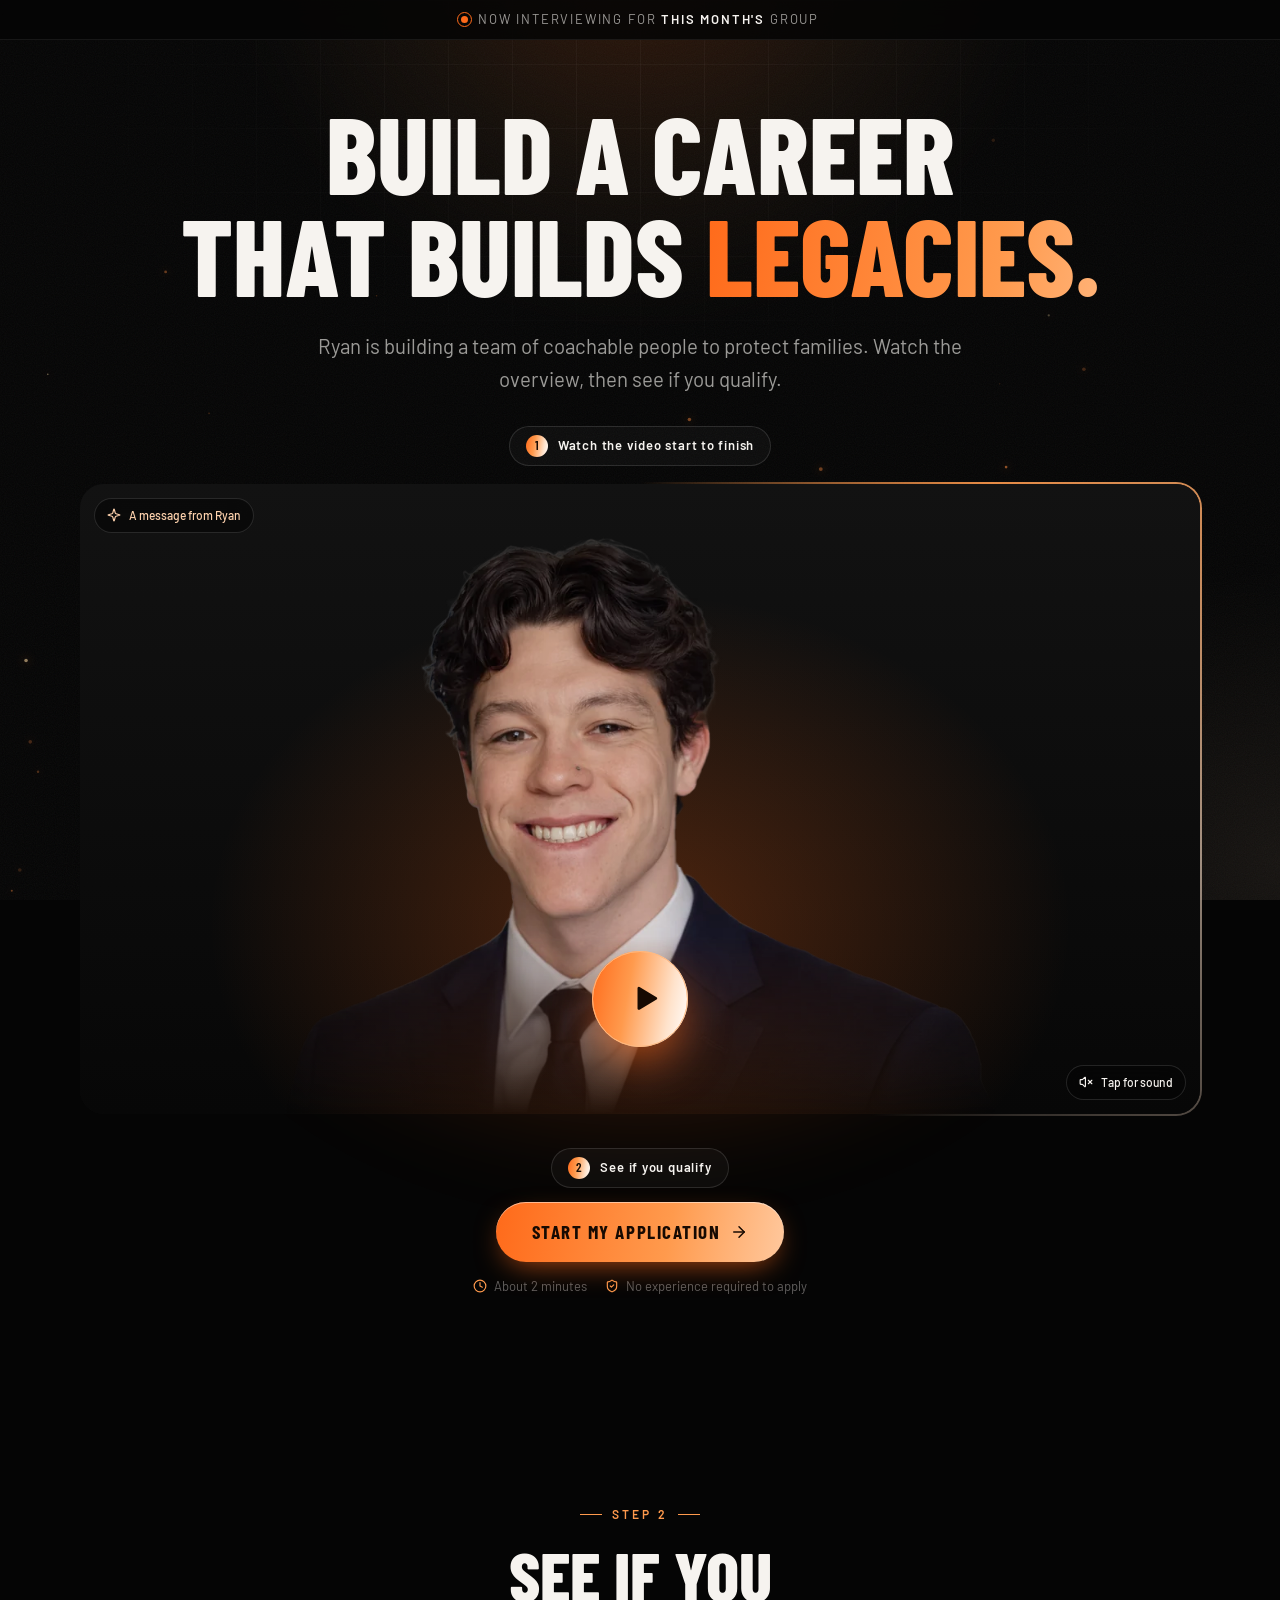
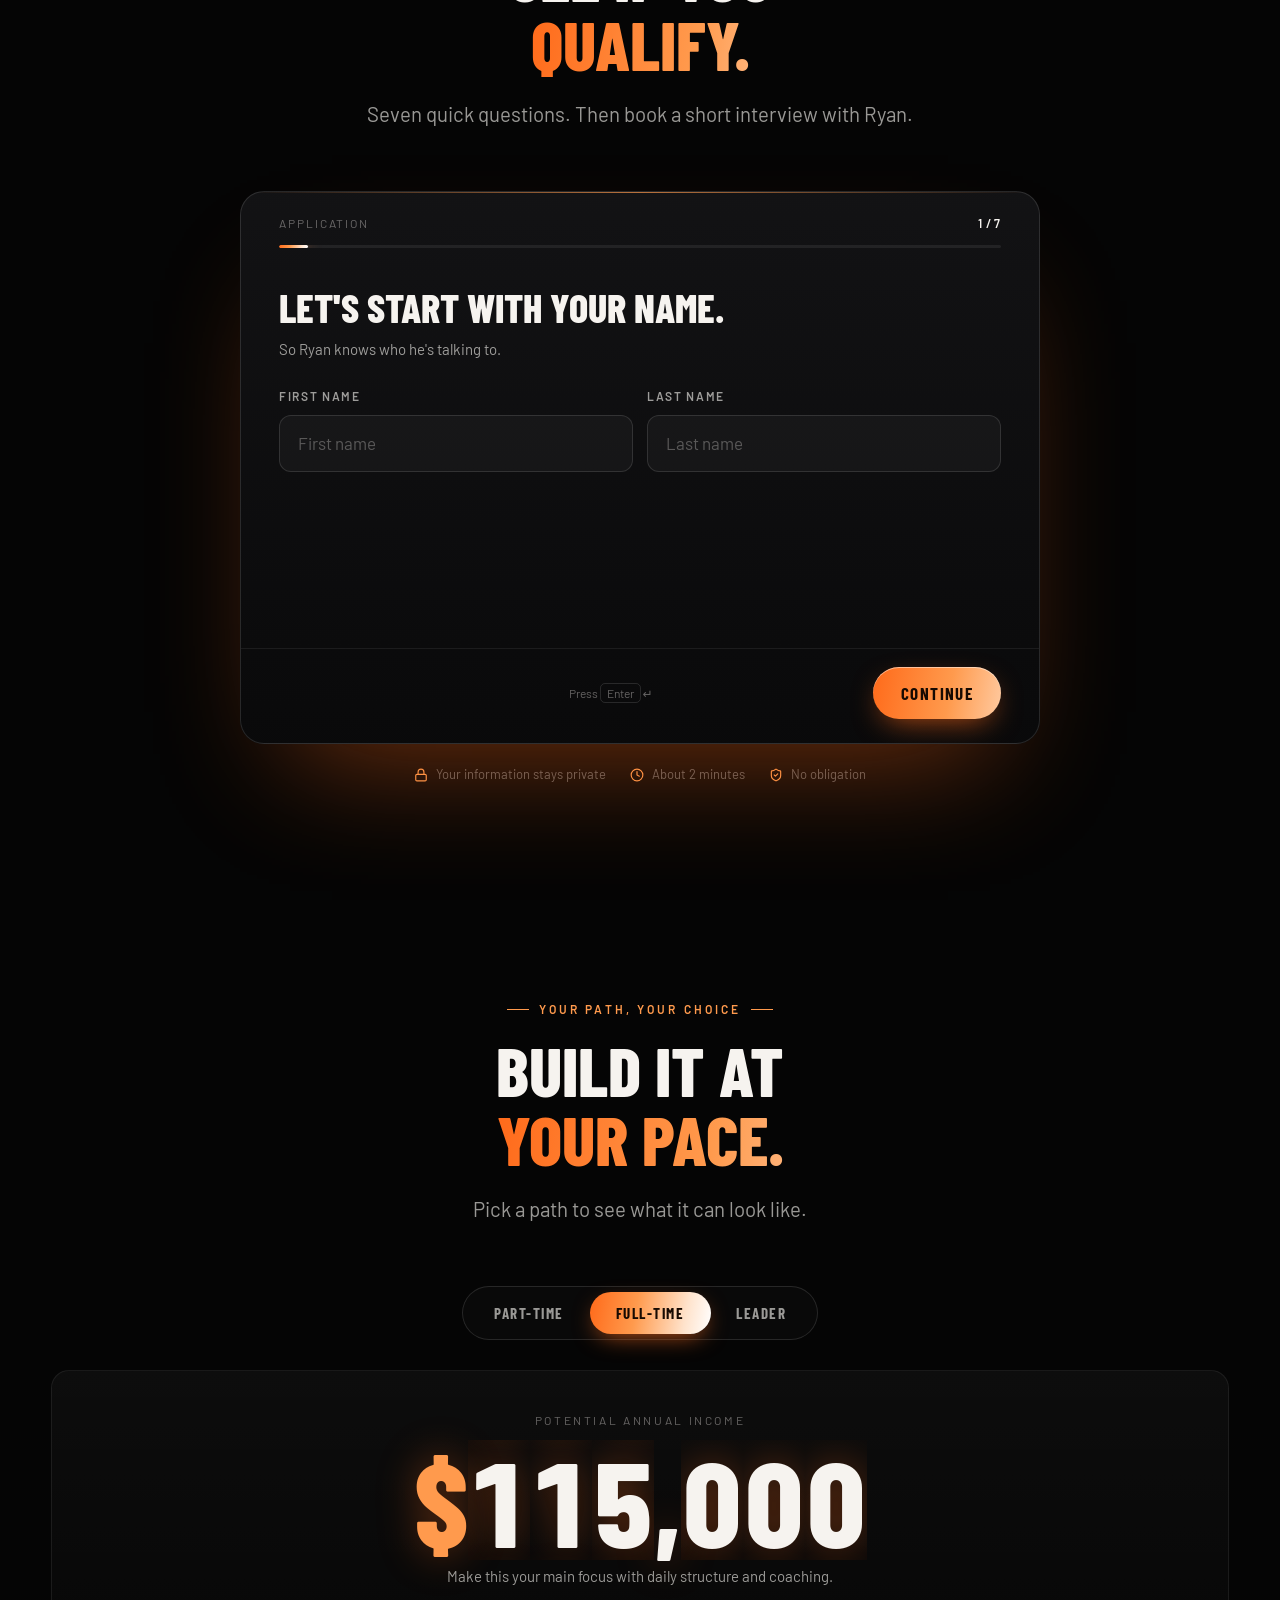
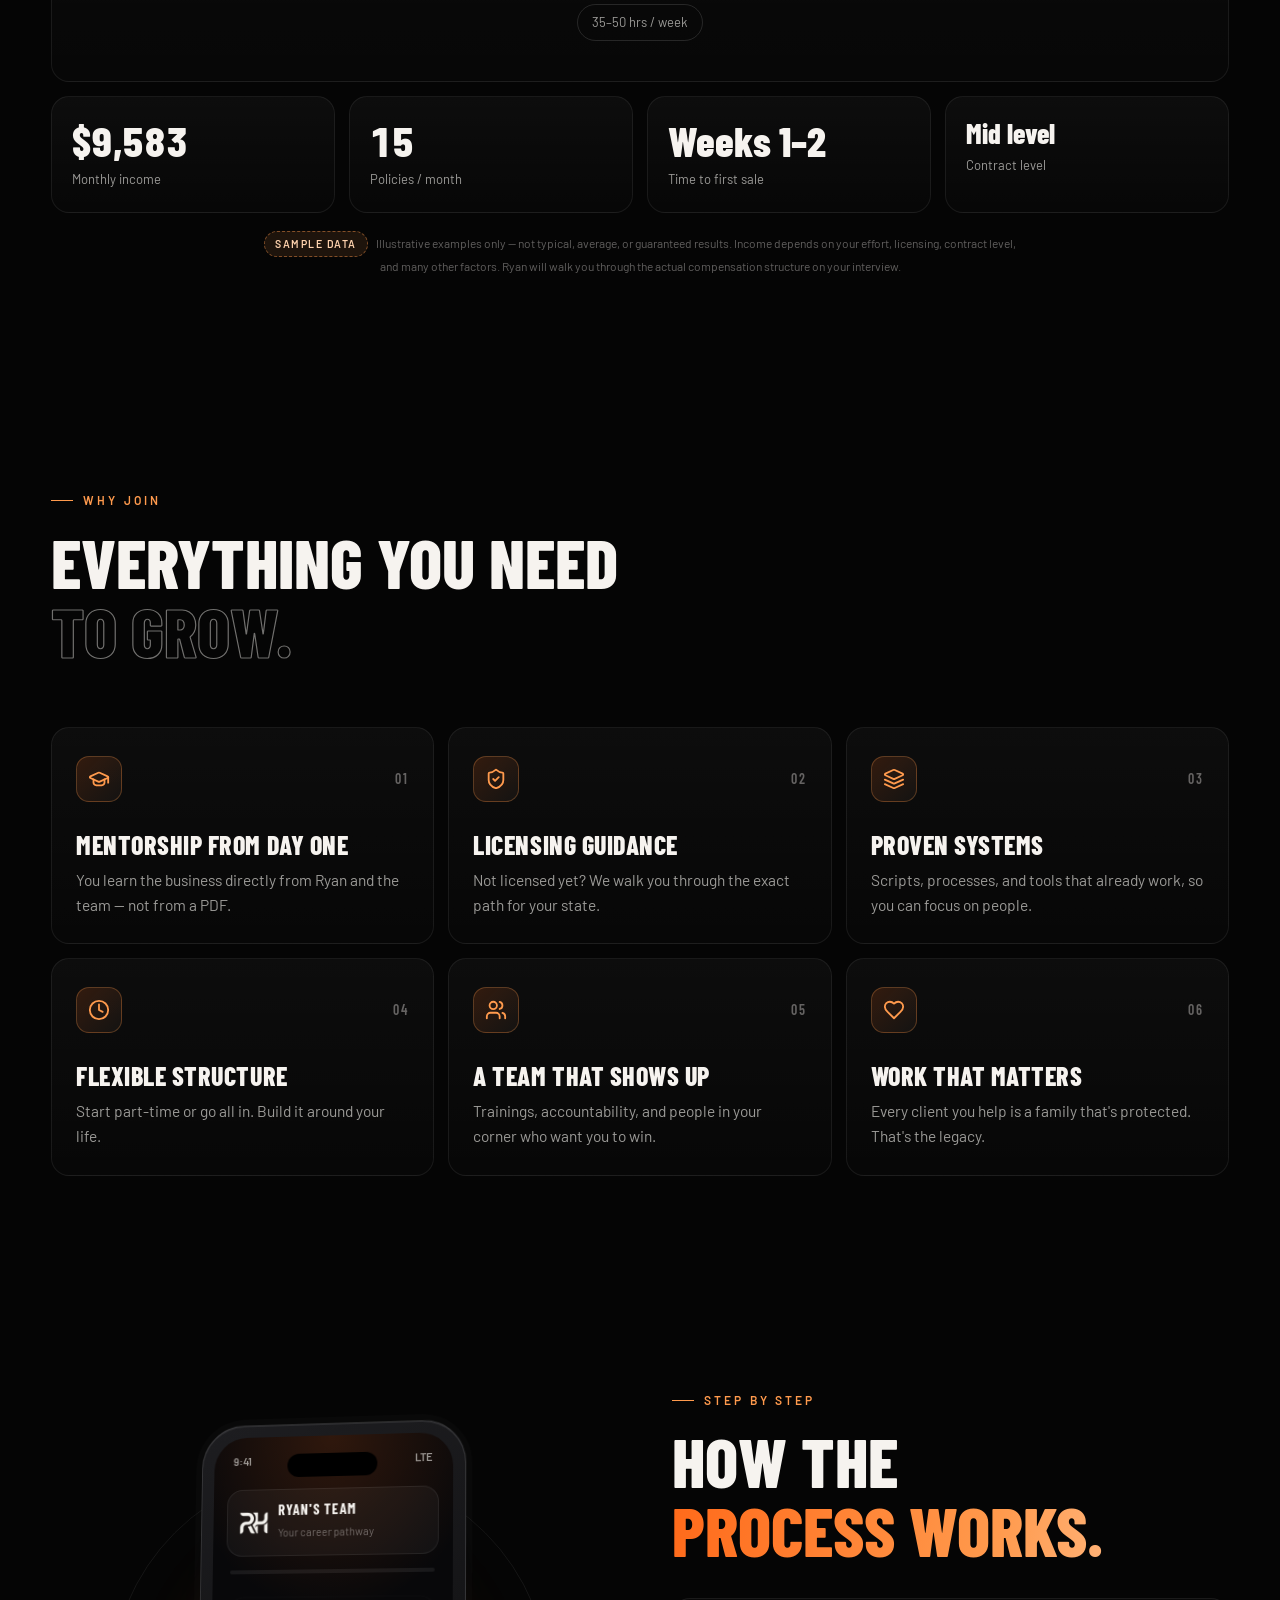
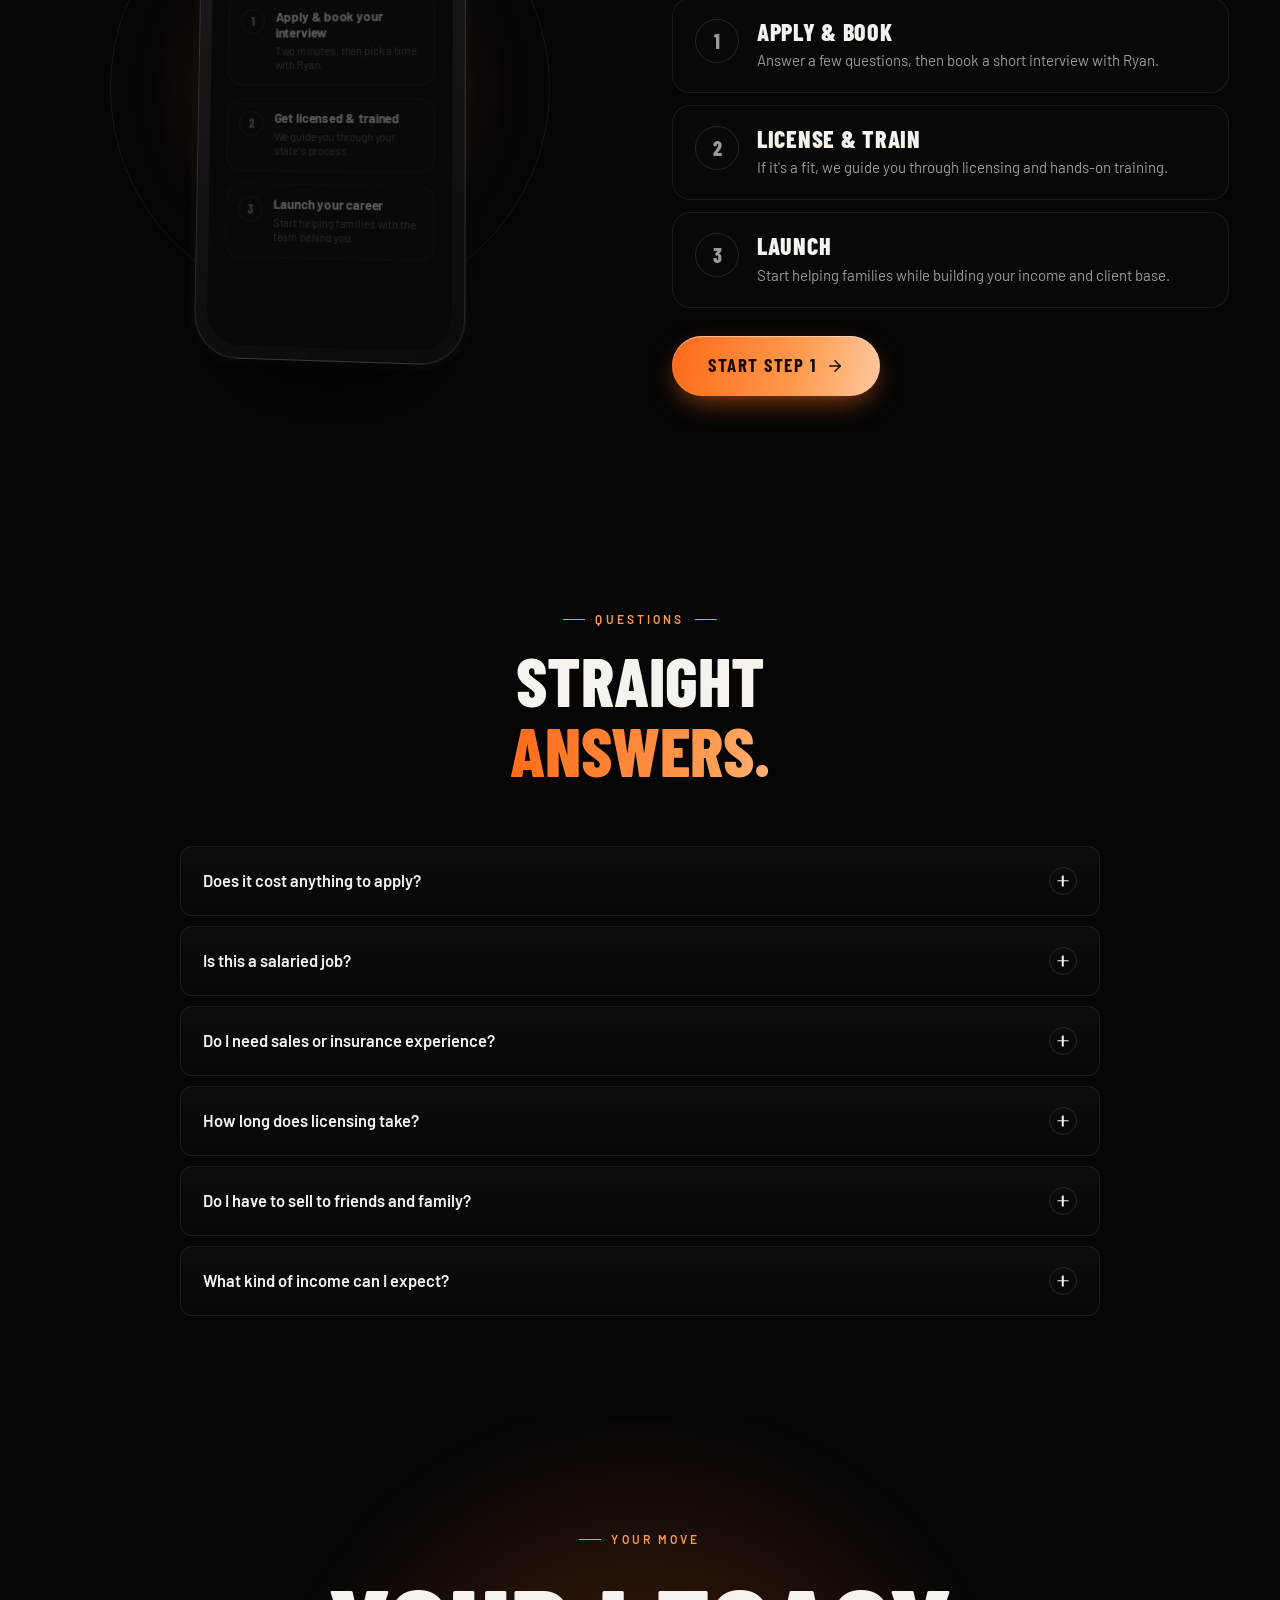
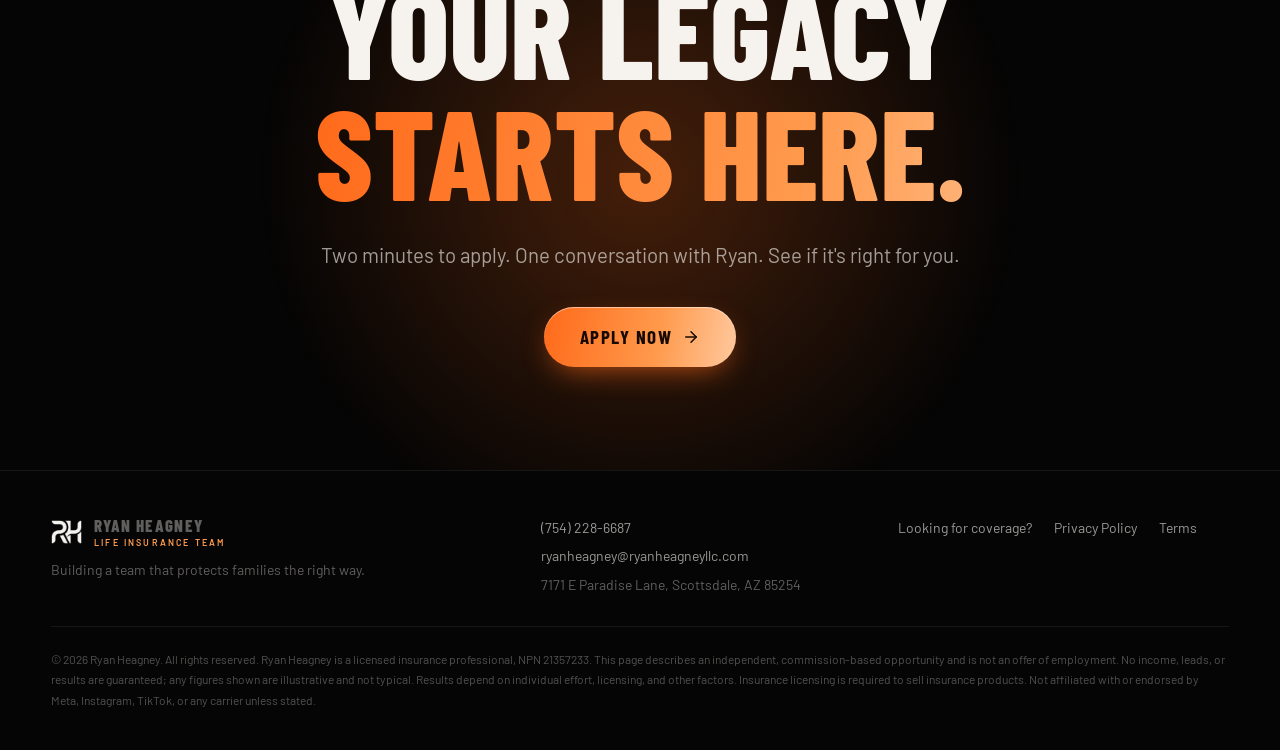
<file: index.html>
<!DOCTYPE html>
<html lang="en">
<head>
<meta charset="UTF-8">
<meta name="viewport" content="width=device-width, initial-scale=1, viewport-fit=cover">
<title>Join the Team | Ryan Heagney</title>
<meta name="description" content="Build a career protecting families. Watch the overview from Ryan Heagney, then see if you qualify to join the team. Mentorship, licensing guidance, proven systems.">
<link rel="canonical" href="https://ryanheagney.com/">
<meta name="theme-color" content="#050505">
<meta property="og:type" content="website">
<meta property="og:title" content="Join the Team | Ryan Heagney">
<meta property="og:description" content="Watch the overview, then see if you qualify. Mentorship, proven systems, and a team that shows up.">
<meta property="og:url" content="https://ryanheagney.com/">
<meta property="og:image" content="https://ryanheagney.com/images/og-image.jpg">
<meta name="twitter:card" content="summary_large_image">
<link rel="icon" href="/images/favicon.png" type="image/png">
<link rel="preconnect" href="https://fonts.googleapis.com">
<link rel="preconnect" href="https://fonts.gstatic.com" crossorigin>
<link href="https://fonts.googleapis.com/css2?family=Barlow+Condensed:wght@600;700;800&family=Barlow:wght@400;500;600&display=swap" rel="stylesheet">
<link rel="stylesheet" href="/styles.css">

<!-- =========================================================
     FUNNEL CONFIG — edit everything here.
     Anything marked verified:false shows a "Sample data" tag on the live page.
     Replace with Ryan's REAL numbers, then set verified:true.
     ========================================================= -->
<script>
window.FUNNEL = {
  urgency: "Now interviewing for <b>this month's</b> group",  // keep it true
  vslUrl: "",              // [REPLACE] Recruitment VSL — YouTube, Vimeo, or .mp4
  testimonialVideo1: "",   // [REPLACE] Team video story
  interviewUrl: "https://calendly.com/ryanheagneysfc/life-insurance-meeting-w-ryan-heagney", // [REPLACE] recruiting / group interview calendar
  metaPixelId: "",         // [REPLACE]
  ga4Id: "",               // [REPLACE]
  phone: "(754) 228-6687",
  carriers: [],            // [REPLACE] only carriers Ryan is actually appointed with, e.g. ["Mutual of Omaha", "Transamerica"]

  production: {            // [REPLACE] Team production by month
    verified: false,
    months: ["Jan","Feb","Mar","Apr","May","Jun","Jul","Aug","Sep"],
    values: [18000, 24500, 31000, 38500, 52000, 61000, 79000, 96000, 118000]
  },
  income: {                // [REPLACE] Real comp ranges from Ryan's contracts
    verified: false,
    tiers: [
      { label: "Part-Time",  hours: "10–20 hrs / week", annual: 42000,  policies: 6,  first: "Weeks 2–4", rate: "Starting level", blurb: "Build alongside your current job while you learn the business." },
      { label: "Full-Time",  hours: "35–50 hrs / week", annual: 115000, policies: 15, first: "Weeks 1–2", rate: "Mid level",      blurb: "Make this your main focus with daily structure and coaching." },
      { label: "Leader",     hours: "50+ hrs / week",   annual: 240000, policies: 25, first: "Week 1",    rate: "Top level + overrides", blurb: "Produce personally and grow a team of your own." }
    ]
  }
};
</script>
<script type="application/ld+json">
{"@context":"https://schema.org","@type":"Organization","name":"Ryan Heagney","url":"https://ryanheagney.com/","logo":"https://ryanheagney.com/images/rh-logo-navy.png","founder":{"@type":"Person","name":"Ryan Heagney"},"address":{"@type":"PostalAddress","streetAddress":"7171 E Paradise Lane","addressLocality":"Scottsdale","addressRegion":"AZ","postalCode":"85254","addressCountry":"US"},"telephone":"+1-754-228-6687"}
</script>
</head>
<body>

<div class="ambient" aria-hidden="true"><div class="glow-a"></div><div class="glow-b"></div><div class="grid"></div><canvas id="embers"></canvas><div class="grain"></div></div>

<div class="topbar" role="note"><span class="live-dot"></span><span id="urgencyText">Now interviewing for <b>this month's</b> group</span></div>
<div class="progress-top" aria-hidden="true"></div>

<main>

<!-- ============ HERO — video first ============ -->
<section class="hero" id="top">
  <div class="wrap">
    <h1 class="h-display reveal-mask">
      <span class="line"><span>Build a career</span></span>
      <span class="line"><span>that builds <span class="grad-text">legacies.</span></span></span>
    </h1>
    <p class="lead reveal d2">Ryan is building a team of coachable people to protect families. Watch the overview, then see if you qualify.</p>

    <div class="step-label reveal d3"><span class="n">1</span>Watch the video start to finish</div>
    <div class="video-wrap reveal d3">
      <div class="video-frame">
        <!-- [REPLACE] set window.FUNNEL.vslUrl and this becomes the player -->
        <div class="video-poster" role="button" tabindex="0" data-video="vslUrl" aria-label="Play the overview video">
          <img class="poster-img" src="/images/ryan-cutout.webp" alt="" width="887" height="724" fetchpriority="high">
          <span class="chip chip-label"><svg viewBox="0 0 24 24" fill="none" stroke="currentColor" stroke-width="2" stroke-linecap="round" stroke-linejoin="round" aria-hidden="true"><path d="M9.94 15.5A2 2 0 0 0 8.5 14.06l-6.14-1.58a.5.5 0 0 1 0-.96L8.5 9.94A2 2 0 0 0 9.94 8.5l1.58-6.14a.5.5 0 0 1 .96 0L14.06 8.5A2 2 0 0 0 15.5 9.94l6.14 1.58a.5.5 0 0 1 0 .96L15.5 14.06a2 2 0 0 0-1.44 1.44l-1.58 6.14a.5.5 0 0 1-.96 0z"/></svg><span data-video-status>A message from Ryan</span></span>
          <span class="play"><svg viewBox="0 0 24 24" fill="currentColor" aria-hidden="true"><path d="M7 4.5v15a1 1 0 0 0 1.5.86l12.5-7.5a1 1 0 0 0 0-1.72L8.5 3.64A1 1 0 0 0 7 4.5Z"/></svg></span>
          <span class="chip chip-sound"><svg viewBox="0 0 24 24" fill="none" stroke="currentColor" stroke-width="2" stroke-linecap="round" stroke-linejoin="round" aria-hidden="true"><path d="M11 4.7a.7.7 0 0 0-1.2-.5L6.4 7.6A1.4 1.4 0 0 1 5.4 8H3a1 1 0 0 0-1 1v6a1 1 0 0 0 1 1h2.4a1.4 1.4 0 0 1 1 .4l3.4 3.4a.7.7 0 0 0 1.2-.5z"/><path d="m22 9-6 6"/><path d="m16 9 6 6"/></svg>Tap for sound</span>
        </div>
      </div>
    </div>

    <div class="hero-cta reveal d4">
      <div class="step-label" style="margin:0"><span class="n">2</span>See if you qualify</div>
      <a href="#apply" class="btn btn-primary btn-lg"><span class="btn-label">Start My Application</span><svg viewBox="0 0 24 24" fill="none" stroke="currentColor" stroke-width="2" stroke-linecap="round" stroke-linejoin="round" aria-hidden="true"><path d="M5 12h14"/><path d="m12 5 7 7-7 7"/></svg></a>
      <div class="small"><span><svg viewBox="0 0 24 24" fill="none" stroke="currentColor" stroke-width="2" stroke-linecap="round" stroke-linejoin="round" aria-hidden="true"><circle cx="12" cy="12" r="10"/><path d="M12 6v6l4 2"/></svg>About 2 minutes</span><span><svg viewBox="0 0 24 24" fill="none" stroke="currentColor" stroke-width="2" stroke-linecap="round" stroke-linejoin="round" aria-hidden="true"><path d="M20 13c0 5-3.5 7.5-7.66 8.95a1 1 0 0 1-.67-.01C7.5 20.5 4 18 4 13V6a1 1 0 0 1 1-1c2 0 4.5-1.2 6.24-2.72a1.17 1.17 0 0 1 1.52 0C14.51 3.81 17 5 19 5a1 1 0 0 1 1 1z"/><path d="m9 12 2 2 4-4"/></svg>No experience required to apply</span></div>
    </div>

  </div>
</section>

<!-- ============ APPLICATION ============ -->
<section id="apply">
  <div class="wrap">
    <div class="section-head center">
      <div class="eyebrow reveal">Step 2</div>
      <h2 class="h-section reveal-mask"><span class="line"><span>See if you</span></span><span class="line"><span class="grad-text">qualify.</span></span></h2>
      <p class="lead reveal d2">Seven quick questions. Then book a short interview with Ryan.</p>
    </div>

    <form class="apply-shell reveal d2" id="applyForm" novalidate>
      <div class="apply-top">
        <div class="apply-meta"><span>Application</span><strong id="applyStep" aria-live="polite">1 / 7</strong></div>
        <div class="bar" role="progressbar" aria-label="Application progress"><i id="applyBar"></i></div>
      </div>
      <div class="apply-body">
        <div class="hp" aria-hidden="true"><label>Website <input type="text" name="website" tabindex="-1" autocomplete="off"></label></div>

        <div class="step" data-type="name">
          <h3>Let's start with your name.</h3><p class="hint">So Ryan knows who he's talking to.</p>
          <div class="row-2">
            <div class="field"><label for="firstName">First name</label><input class="input" id="firstName" name="firstName" autocomplete="given-name" placeholder="First name"></div>
            <div class="field"><label for="lastName">Last name</label><input class="input" id="lastName" name="lastName" autocomplete="family-name" placeholder="Last name"></div>
          </div><div class="error-msg" role="alert"></div>
        </div>

        <div class="step" data-type="select" data-name="state">
          <h3>Where are you located?</h3><p class="hint">Licensing works state by state.</p>
          <div class="field"><label for="state">State</label><select class="select" id="state" name="state" autocomplete="address-level1"><option value="">Select your state</option>
<option>Alabama</option>
<option>Alaska</option>
<option>Arizona</option>
<option>Arkansas</option>
<option>California</option>
<option>Colorado</option>
<option>Connecticut</option>
<option>Delaware</option>
<option>District of Columbia</option>
<option>Florida</option>
<option>Georgia</option>
<option>Hawaii</option>
<option>Idaho</option>
<option>Illinois</option>
<option>Indiana</option>
<option>Iowa</option>
<option>Kansas</option>
<option>Kentucky</option>
<option>Louisiana</option>
<option>Maine</option>
<option>Maryland</option>
<option>Massachusetts</option>
<option>Michigan</option>
<option>Minnesota</option>
<option>Mississippi</option>
<option>Missouri</option>
<option>Montana</option>
<option>Nebraska</option>
<option>Nevada</option>
<option>New Hampshire</option>
<option>New Jersey</option>
<option>New Mexico</option>
<option>New York</option>
<option>North Carolina</option>
<option>North Dakota</option>
<option>Ohio</option>
<option>Oklahoma</option>
<option>Oregon</option>
<option>Pennsylvania</option>
<option>Rhode Island</option>
<option>South Carolina</option>
<option>South Dakota</option>
<option>Tennessee</option>
<option>Texas</option>
<option>Utah</option>
<option>Vermont</option>
<option>Virginia</option>
<option>Washington</option>
<option>West Virginia</option>
<option>Wisconsin</option>
<option>Wyoming</option>
<option>Outside the US</option>
          </select></div><div class="error-msg" role="alert"></div>
        </div>

        <div class="step" data-type="choice">
          <h3>Are you currently licensed?</h3><p class="hint">No license is completely fine — many people start here.</p>
<div class="options" role="radiogroup" data-name="licensed">
<button type="button" class="opt" role="radio" aria-checked="false" data-value="licensed"><span class="key">A</span><span>Yes, I have a life/health license</span></button>
<button type="button" class="opt" role="radio" aria-checked="false" data-value="in-progress"><span class="key">B</span><span>I'm working on it<span class="opt-sub">Studying or scheduled for the exam</span></span></button>
<button type="button" class="opt" role="radio" aria-checked="false" data-value="not-licensed"><span class="key">C</span><span>Not yet<span class="opt-sub">Open to getting licensed</span></span></button>
</div>
          <div class="error-msg" role="alert"></div>
        </div>

        <div class="step" data-type="choice">
          <h3>Where are you at right now?</h3><p class="hint">No wrong answers.</p>
<div class="options two" role="radiogroup" data-name="situation">
<button type="button" class="opt" role="radio" aria-checked="false" data-value="employed-ft"><span class="key">A</span><span>Working full-time</span></button>
<button type="button" class="opt" role="radio" aria-checked="false" data-value="employed-pt"><span class="key">B</span><span>Working part-time</span></button>
<button type="button" class="opt" role="radio" aria-checked="false" data-value="business-owner"><span class="key">C</span><span>Self-employed / business owner</span></button>
<button type="button" class="opt" role="radio" aria-checked="false" data-value="other"><span class="key">D</span><span>In transition or something else</span></button>
</div>
          <div class="error-msg" role="alert"></div>
        </div>

        <div class="step" data-type="choice">
          <h3>How much time could you commit?</h3><p class="hint">Be honest — we'll match the path to your reality.</p>
<div class="options" role="radiogroup" data-name="commitment">
<button type="button" class="opt" role="radio" aria-checked="false" data-value="full-time"><span class="key">A</span><span>Full-time<span class="opt-sub">Ready to make this my main focus</span></span></button>
<button type="button" class="opt" role="radio" aria-checked="false" data-value="part-time"><span class="key">B</span><span>Part-time to start<span class="opt-sub">Building alongside what I do now</span></span></button>
<button type="button" class="opt" role="radio" aria-checked="false" data-value="exploring"><span class="key">C</span><span>Just exploring<span class="opt-sub">Want to learn more first</span></span></button>
</div>
          <div class="error-msg" role="alert"></div>
        </div>

        <div class="step" data-type="text">
          <h3>Why does this interest you?</h3><p class="hint">A sentence or two. What made you click apply?</p>
          <div class="field"><label for="whyText" class="sr-only">Why are you interested?</label><textarea class="textarea" id="whyText" name="why" maxlength="600" placeholder="I'm interested because…"></textarea><div class="counter" id="whyCount">0 / 600</div></div>
          <div class="error-msg" role="alert"></div>
        </div>

        <div class="step" data-type="contact">
          <h3>Where can Ryan reach you?</h3><p class="hint">Last step. We'll use this to set up your interview.</p>
          <div class="field"><label for="email">Email</label><input class="input" id="email" name="email" type="email" inputmode="email" autocomplete="email" placeholder="you@email.com"></div>
          <div class="field"><label for="phone">Mobile phone</label><input class="input" id="phone" name="phone" type="tel" inputmode="tel" autocomplete="tel" placeholder="(555) 555-5555"></div>
          <div class="consent">
            <label class="check"><input type="checkbox" name="consentContact"><span>I agree to be contacted by Ryan Heagney by phone and email about my application and this opportunity. See our <a href="/privacy" target="_blank" rel="noopener">Privacy Policy</a> and <a href="/terms" target="_blank" rel="noopener">Terms</a>.</span></label>
            <label class="check"><input type="checkbox" name="consentSms"><span>Optional: I agree to receive text messages from Ryan Heagney about my application, interview scheduling, and reminders. Message and data rates may apply. Message frequency varies. Reply STOP to opt out, HELP for help. Consent is not a condition of applying.</span></label>
          </div><div class="error-msg" role="alert"></div>
        </div>
      </div>

      <div class="notice" id="applyNotice" role="alert" hidden></div>
      <div class="apply-nav">
        <button type="button" class="back" id="applyBack" hidden><svg viewBox="0 0 24 24" fill="none" stroke="currentColor" stroke-width="2" stroke-linecap="round" stroke-linejoin="round" aria-hidden="true"><path d="m12 19-7-7 7-7"/><path d="M19 12H5"/></svg>Back</button>
        <span class="enter-hint">Press <kbd>Enter</kbd> ↵</span>
        <button type="button" class="btn btn-primary" id="applyNext"><span class="btn-label">Continue</span></button>
      </div>

      <div class="done" id="applyDone" aria-live="polite">
        <div class="done-check"><svg viewBox="0 0 24 24" fill="none" stroke="currentColor" stroke-width="2" stroke-linecap="round" stroke-linejoin="round" aria-hidden="true"><path d="M20 6 9 17l-5-5"/></svg></div>
        <h3>You're in, <span id="doneName"></span>.</h3>
        <p>Your application was received. Next step: grab a spot for your interview with Ryan.</p>
        <a class="btn btn-primary btn-lg" id="bookInterview" href="#" target="_blank" rel="noopener"><span class="btn-label">Book My Interview</span><svg viewBox="0 0 24 24" fill="none" stroke="currentColor" stroke-width="2" stroke-linecap="round" stroke-linejoin="round" aria-hidden="true"><path d="M5 12h14"/><path d="m12 5 7 7-7 7"/></svg></a>
        <ol class="next-steps"><li><b>1</b>Book your interview time</li><li><b>2</b>Watch for a confirmation by email</li><li><b>3</b>Meet Ryan and get your questions answered</li></ol>
      </div>
    </form>
    <div class="apply-assure reveal"><span><svg viewBox="0 0 24 24" fill="none" stroke="currentColor" stroke-width="2" stroke-linecap="round" stroke-linejoin="round" aria-hidden="true"><rect width="18" height="11" x="3" y="11" rx="2"/><path d="M7 11V7a5 5 0 0 1 10 0v4"/></svg>Your information stays private</span><span><svg viewBox="0 0 24 24" fill="none" stroke="currentColor" stroke-width="2" stroke-linecap="round" stroke-linejoin="round" aria-hidden="true"><circle cx="12" cy="12" r="10"/><path d="M12 6v6l4 2"/></svg>About 2 minutes</span><span><svg viewBox="0 0 24 24" fill="none" stroke="currentColor" stroke-width="2" stroke-linecap="round" stroke-linejoin="round" aria-hidden="true"><path d="M20 13c0 5-3.5 7.5-7.66 8.95a1 1 0 0 1-.67-.01C7.5 20.5 4 18 4 13V6a1 1 0 0 1 1-1c2 0 4.5-1.2 6.24-2.72a1.17 1.17 0 0 1 1.52 0C14.51 3.81 17 5 19 5a1 1 0 0 1 1 1z"/><path d="m9 12 2 2 4-4"/></svg>No obligation</span></div>
  </div>
</section>

<!-- ============ INCOME ============ -->
<section id="income">
  <div class="wrap">
    <div class="section-head center">
      <div class="eyebrow reveal">Your path, your choice</div>
      <h2 class="h-section reveal-mask"><span class="line"><span>Build it at</span></span><span class="line"><span class="grad-text">your pace.</span></span></h2>
      <p class="lead reveal d2">Pick a path to see what it can look like.</p>
    </div>
    <div class="center reveal d2" style="text-align:center"><div class="tabs" role="tablist"><span class="pill" aria-hidden="true"></span></div></div>
    <svg width="0" height="0" style="position:absolute" aria-hidden="true"><defs><linearGradient id="ringGrad" x1="0" x2="1"><stop offset="0" stop-color="#FF6A1A"/><stop offset="1" stop-color="#FFE3CC"/></linearGradient></defs></svg>
    <div class="income-grid reveal d3">
      <div class="panel income-hero lift spot">
        <div class="k">Potential annual income</div>
        <div class="big"><span class="odo" data-f="annual">$0</span></div>
        <div class="sub" data-f="blurb"></div>
        <div class="hours" data-f="hours"></div>
      </div>
      <div class="stat-row">
        <div class="panel stat lift spot"><div class="v"><span class="odo" data-f="monthly">$0</span></div><div class="k">Monthly income</div></div>
        <div class="panel stat lift spot"><div class="v"><span class="odo" data-f="policies">0</span></div><div class="k">Policies / month</div></div>
        <div class="panel stat lift spot"><div class="v" data-f="first">—</div><div class="k">Time to first sale</div></div>
        <div class="panel stat lift spot"><div class="v" style="font-size:clamp(22px,3vw,28px)" data-f="rate">—</div><div class="k">Contract level</div></div>
      </div>
    </div>
    <p class="disclaim reveal"><span class="sample-tag" data-sample="income" style="margin-right:8px">Sample data</span>Illustrative examples only — not typical, average, or guaranteed results. Income depends on your effort, licensing, contract level, and many other factors. Ryan will walk you through the actual compensation structure on your interview.</p>
  </div>
</section>

<!-- ============ WHY JOIN ============ -->
<section id="why">
  <div class="wrap">
    <div class="section-head">
      <div class="eyebrow reveal">Why join</div>
      <h2 class="h-section reveal-mask"><span class="line"><span>Everything you need</span></span><span class="line"><span class="outline-text">to grow.</span></span></h2>
    </div>
    <div class="cards">
<article class="panel card lift spot reveal d1">
  <div class="card-top"><div class="card-icon"><svg viewBox="0 0 24 24" fill="none" stroke="currentColor" stroke-width="2" stroke-linecap="round" stroke-linejoin="round" aria-hidden="true"><path d="M21.42 10.922a1 1 0 0 0-.019-1.838L12.83 5.18a2 2 0 0 0-1.66 0L2.6 9.08a1 1 0 0 0 0 1.832l8.57 3.908a2 2 0 0 0 1.66 0z"/><path d="M22 10v6"/><path d="M6 12.5V16a6 3 0 0 0 12 0v-3.5"/></svg></div><span class="card-num">01</span></div>
  <h3>Mentorship From Day One</h3><p>You learn the business directly from Ryan and the team — not from a PDF.</p></article>
<article class="panel card lift spot reveal d2">
  <div class="card-top"><div class="card-icon"><svg viewBox="0 0 24 24" fill="none" stroke="currentColor" stroke-width="2" stroke-linecap="round" stroke-linejoin="round" aria-hidden="true"><path d="M20 13c0 5-3.5 7.5-7.66 8.95a1 1 0 0 1-.67-.01C7.5 20.5 4 18 4 13V6a1 1 0 0 1 1-1c2 0 4.5-1.2 6.24-2.72a1.17 1.17 0 0 1 1.52 0C14.51 3.81 17 5 19 5a1 1 0 0 1 1 1z"/><path d="m9 12 2 2 4-4"/></svg></div><span class="card-num">02</span></div>
  <h3>Licensing Guidance</h3><p>Not licensed yet? We walk you through the exact path for your state.</p></article>
<article class="panel card lift spot reveal d3">
  <div class="card-top"><div class="card-icon"><svg viewBox="0 0 24 24" fill="none" stroke="currentColor" stroke-width="2" stroke-linecap="round" stroke-linejoin="round" aria-hidden="true"><path d="M12.83 2.18a2 2 0 0 0-1.66 0L2.6 6.08a1 1 0 0 0 0 1.83l8.58 3.91a2 2 0 0 0 1.66 0l8.58-3.9a1 1 0 0 0 0-1.83Z"/><path d="m22 17.65-9.17 4.16a2 2 0 0 1-1.66 0L2 17.65"/><path d="m22 12.65-9.17 4.16a2 2 0 0 1-1.66 0L2 12.65"/></svg></div><span class="card-num">03</span></div>
  <h3>Proven Systems</h3><p>Scripts, processes, and tools that already work, so you can focus on people.</p></article>
<article class="panel card lift spot reveal d1">
  <div class="card-top"><div class="card-icon"><svg viewBox="0 0 24 24" fill="none" stroke="currentColor" stroke-width="2" stroke-linecap="round" stroke-linejoin="round" aria-hidden="true"><circle cx="12" cy="12" r="10"/><path d="M12 6v6l4 2"/></svg></div><span class="card-num">04</span></div>
  <h3>Flexible Structure</h3><p>Start part-time or go all in. Build it around your life.</p></article>
<article class="panel card lift spot reveal d2">
  <div class="card-top"><div class="card-icon"><svg viewBox="0 0 24 24" fill="none" stroke="currentColor" stroke-width="2" stroke-linecap="round" stroke-linejoin="round" aria-hidden="true"><path d="M16 21v-2a4 4 0 0 0-4-4H6a4 4 0 0 0-4 4v2"/><circle cx="9" cy="7" r="4"/><path d="M22 21v-2a4 4 0 0 0-3-3.87"/><path d="M16 3.13a4 4 0 0 1 0 7.75"/></svg></div><span class="card-num">05</span></div>
  <h3>A Team That Shows Up</h3><p>Trainings, accountability, and people in your corner who want you to win.</p></article>
<article class="panel card lift spot reveal d3">
  <div class="card-top"><div class="card-icon"><svg viewBox="0 0 24 24" fill="none" stroke="currentColor" stroke-width="2" stroke-linecap="round" stroke-linejoin="round" aria-hidden="true"><path d="M19 14c1.49-1.46 3-3.21 3-5.5A5.5 5.5 0 0 0 16.5 3c-1.76 0-3 .5-4.5 2-1.5-1.5-2.74-2-4.5-2A5.5 5.5 0 0 0 2 8.5c0 2.3 1.5 4.05 3 5.5l7 7Z"/></svg></div><span class="card-num">06</span></div>
  <h3>Work That Matters</h3><p>Every client you help is a family that's protected. That's the legacy.</p></article>
    </div>
  </div>
</section>

<!-- ============ PROCESS — phone motion graphic ============ -->
<section id="process">
  <div class="wrap process">
    <div class="phone-stage reveal" id="phoneStage">
      <div class="halo"></div><div class="orbit"></div>
      <div class="phone"><div class="phone-screen">
        <div class="p-status"><span>9:41</span><span>LTE</span></div><div class="p-island"></div>
        <div class="p-app"><img src="/images/rh-logo-white.png" alt=""><div><strong>Ryan's Team</strong><span>Your career pathway</span></div></div>
        <div class="p-progress"><i></i></div>
        <div class="p-step"><span class="p-num"><b>1</b><svg viewBox="0 0 24 24" fill="none" stroke="currentColor" stroke-width="2" stroke-linecap="round" stroke-linejoin="round" aria-hidden="true"><path d="M20 6 9 17l-5-5"/></svg></span><div><strong>Apply &amp; book your interview</strong><span>Two minutes, then pick a time with Ryan.</span></div></div>
        <div class="p-step"><span class="p-num"><b>2</b><svg viewBox="0 0 24 24" fill="none" stroke="currentColor" stroke-width="2" stroke-linecap="round" stroke-linejoin="round" aria-hidden="true"><path d="M20 6 9 17l-5-5"/></svg></span><div><strong>Get licensed &amp; trained</strong><span>We guide you through your state's process.</span></div></div>
        <div class="p-step"><span class="p-num"><b>3</b><svg viewBox="0 0 24 24" fill="none" stroke="currentColor" stroke-width="2" stroke-linecap="round" stroke-linejoin="round" aria-hidden="true"><path d="M20 6 9 17l-5-5"/></svg></span><div><strong>Launch your career</strong><span>Start helping families with the team behind you.</span></div></div>
        <div class="p-toast"><span class="ic"><svg viewBox="0 0 24 24" fill="none" stroke="currentColor" stroke-width="2" stroke-linecap="round" stroke-linejoin="round" aria-hidden="true"><path d="M9.94 15.5A2 2 0 0 0 8.5 14.06l-6.14-1.58a.5.5 0 0 1 0-.96L8.5 9.94A2 2 0 0 0 9.94 8.5l1.58-6.14a.5.5 0 0 1 .96 0L14.06 8.5A2 2 0 0 0 15.5 9.94l6.14 1.58a.5.5 0 0 1 0 .96L15.5 14.06a2 2 0 0 0-1.44 1.44l-1.58 6.14a.5.5 0 0 1-.96 0z"/></svg></span><div><b>Welcome to the team</b><span>Your first family is protected.</span></div></div>
        <span class="p-cursor" style="opacity:0;left:50%;top:60%"></span>
      </div></div>
    </div>
    <div>
      <div class="section-head" style="margin-bottom:32px">
        <div class="eyebrow reveal">Step by step</div>
        <h2 class="h-section reveal-mask"><span class="line"><span>How the</span></span><span class="line"><span class="grad-text">process works.</span></span></h2>
      </div>
      <ol class="steps-list">
        <li class="s-item reveal"><span class="s-num">1</span><div><h3>Apply &amp; book</h3><p>Answer a few questions, then book a short interview with Ryan.</p></div><span class="s-bar"></span></li>
        <li class="s-item reveal d1"><span class="s-num">2</span><div><h3>License &amp; train</h3><p>If it's a fit, we guide you through licensing and hands-on training.</p></div><span class="s-bar"></span></li>
        <li class="s-item reveal d2"><span class="s-num">3</span><div><h3>Launch</h3><p>Start helping families while building your income and client base.</p></div><span class="s-bar"></span></li>
      </ol>
      <a href="#apply" class="btn btn-primary btn-lg reveal d3" style="margin-top:28px"><span class="btn-label">Start Step 1</span><svg viewBox="0 0 24 24" fill="none" stroke="currentColor" stroke-width="2" stroke-linecap="round" stroke-linejoin="round" aria-hidden="true"><path d="M5 12h14"/><path d="m12 5 7 7-7 7"/></svg></a>
    </div>
  </div>
</section>

<!-- ============ FAQ ============ -->
<section id="faq">
  <div class="wrap">
    <div class="section-head center"><div class="eyebrow reveal">Questions</div><h2 class="h-section reveal-mask"><span class="line"><span>Straight</span></span><span class="line"><span class="grad-text">answers.</span></span></h2></div>
    <!-- [CONFIRM WITH RYAN] comp structure, lead program, and licensing fees before launch -->
    <div class="faq">
<div class="panel faq-item reveal"><button type="button" class="faq-q" aria-expanded="false">Does it cost anything to apply?<span class="ic" aria-hidden="true"></span></button><div class="faq-a"><div><p>No. Applying and interviewing are free. Getting licensed involves state course and exam fees — we'll walk you through exactly what they are for your state before you commit to anything.</p></div></div></div>
<div class="panel faq-item reveal"><button type="button" class="faq-q" aria-expanded="false">Is this a salaried job?<span class="ic" aria-hidden="true"></span></button><div class="faq-a"><div><p>No. This is an independent, commission-based role. Ryan explains exactly how compensation works on your interview so you can decide with clear eyes.</p></div></div></div>
<div class="panel faq-item reveal"><button type="button" class="faq-q" aria-expanded="false">Do I need sales or insurance experience?<span class="ic" aria-hidden="true"></span></button><div class="faq-a"><div><p>No. Many people on the team started with zero experience. What matters is being coachable and consistent.</p></div></div></div>
<div class="panel faq-item reveal"><button type="button" class="faq-q" aria-expanded="false">How long does licensing take?<span class="ic" aria-hidden="true"></span></button><div class="faq-a"><div><p>It varies by state. Many people complete pre-licensing and pass the exam within a few weeks, and we guide you the whole way.</p></div></div></div>
<div class="panel faq-item reveal"><button type="button" class="faq-q" aria-expanded="false">Do I have to sell to friends and family?<span class="ic" aria-hidden="true"></span></button><div class="faq-a"><div><p>No. You'll be trained on how the team connects with families who are actively looking for coverage.</p></div></div></div>
<div class="panel faq-item reveal"><button type="button" class="faq-q" aria-expanded="false">What kind of income can I expect?<span class="ic" aria-hidden="true"></span></button><div class="faq-a"><div><p>It depends on your effort, your licensing, and the time you put in. Results vary and nothing is guaranteed — Ryan will walk you through the real comp structure on your interview.</p></div></div></div>
    </div>
  </div>
</section>

<!-- ============ FINAL CTA ============ -->
<section class="final">
  <div class="wrap">
    <div class="eyebrow reveal" style="justify-content:center">Your move</div>
    <h2 class="h-display reveal-mask"><span class="line"><span>Your legacy</span></span><span class="line"><span class="grad-text">starts here.</span></span></h2>
    <p class="lead reveal d2">Two minutes to apply. One conversation with Ryan. See if it's right for you.</p>
    <a href="#apply" class="btn btn-primary btn-lg reveal d3"><span class="btn-label">Apply Now</span><svg viewBox="0 0 24 24" fill="none" stroke="currentColor" stroke-width="2" stroke-linecap="round" stroke-linejoin="round" aria-hidden="true"><path d="M5 12h14"/><path d="m12 5 7 7-7 7"/></svg></a>
  </div>
</section>
</main>

<footer class="site-footer">
  <div class="wrap">
    <div class="footer-grid">
      <div><a class="brand" href="/"><img src="/images/rh-logo-white.png" alt="" width="32" height="24"><span class="brand-text"><span class="brand-name">Ryan Heagney</span><span class="brand-sub">Life Insurance Team</span></span></a><p>Building a team that protects families the right way.</p></div>
      <div class="footer-contact"><a href="tel:+17542286687">(754) 228-6687</a><a href="mailto:ryanheagney@ryanheagneyllc.com">ryanheagney@ryanheagneyllc.com</a><span>7171 E Paradise Lane, Scottsdale, AZ 85254</span></div>
      <div class="footer-links"><a href="/insurance">Looking for coverage?</a><a href="/privacy">Privacy Policy</a><a href="/terms">Terms</a></div>
    </div>
    <div class="footer-legal">&copy; <span id="year">2026</span> Ryan Heagney. All rights reserved. Ryan Heagney is a licensed insurance professional, NPN 21357233. This page describes an independent, commission-based opportunity and is not an offer of employment. No income, leads, or results are guaranteed; any figures shown are illustrative and not typical. Results depend on individual effort, licensing, and other factors. Insurance licensing is required to sell insurance products. Not affiliated with or endorsed by Meta, Instagram, TikTok, or any carrier unless stated.
    <!-- [REPLACE] add any IMO / upline compliance language required for recruiting --></div>
  </div>
</footer>

<div class="sticky-cta"><a href="#apply" class="btn btn-primary btn-lg"><span class="btn-label">Apply Now — 2 Min</span><svg viewBox="0 0 24 24" fill="none" stroke="currentColor" stroke-width="2" stroke-linecap="round" stroke-linejoin="round" aria-hidden="true"><path d="M5 12h14"/><path d="m12 5 7 7-7 7"/></svg></a></div>

<script src="/motion.js" defer></script>
<script src="/fx.js" defer></script>
<script src="/apply.js" defer></script>
</body>
</html>
</file>
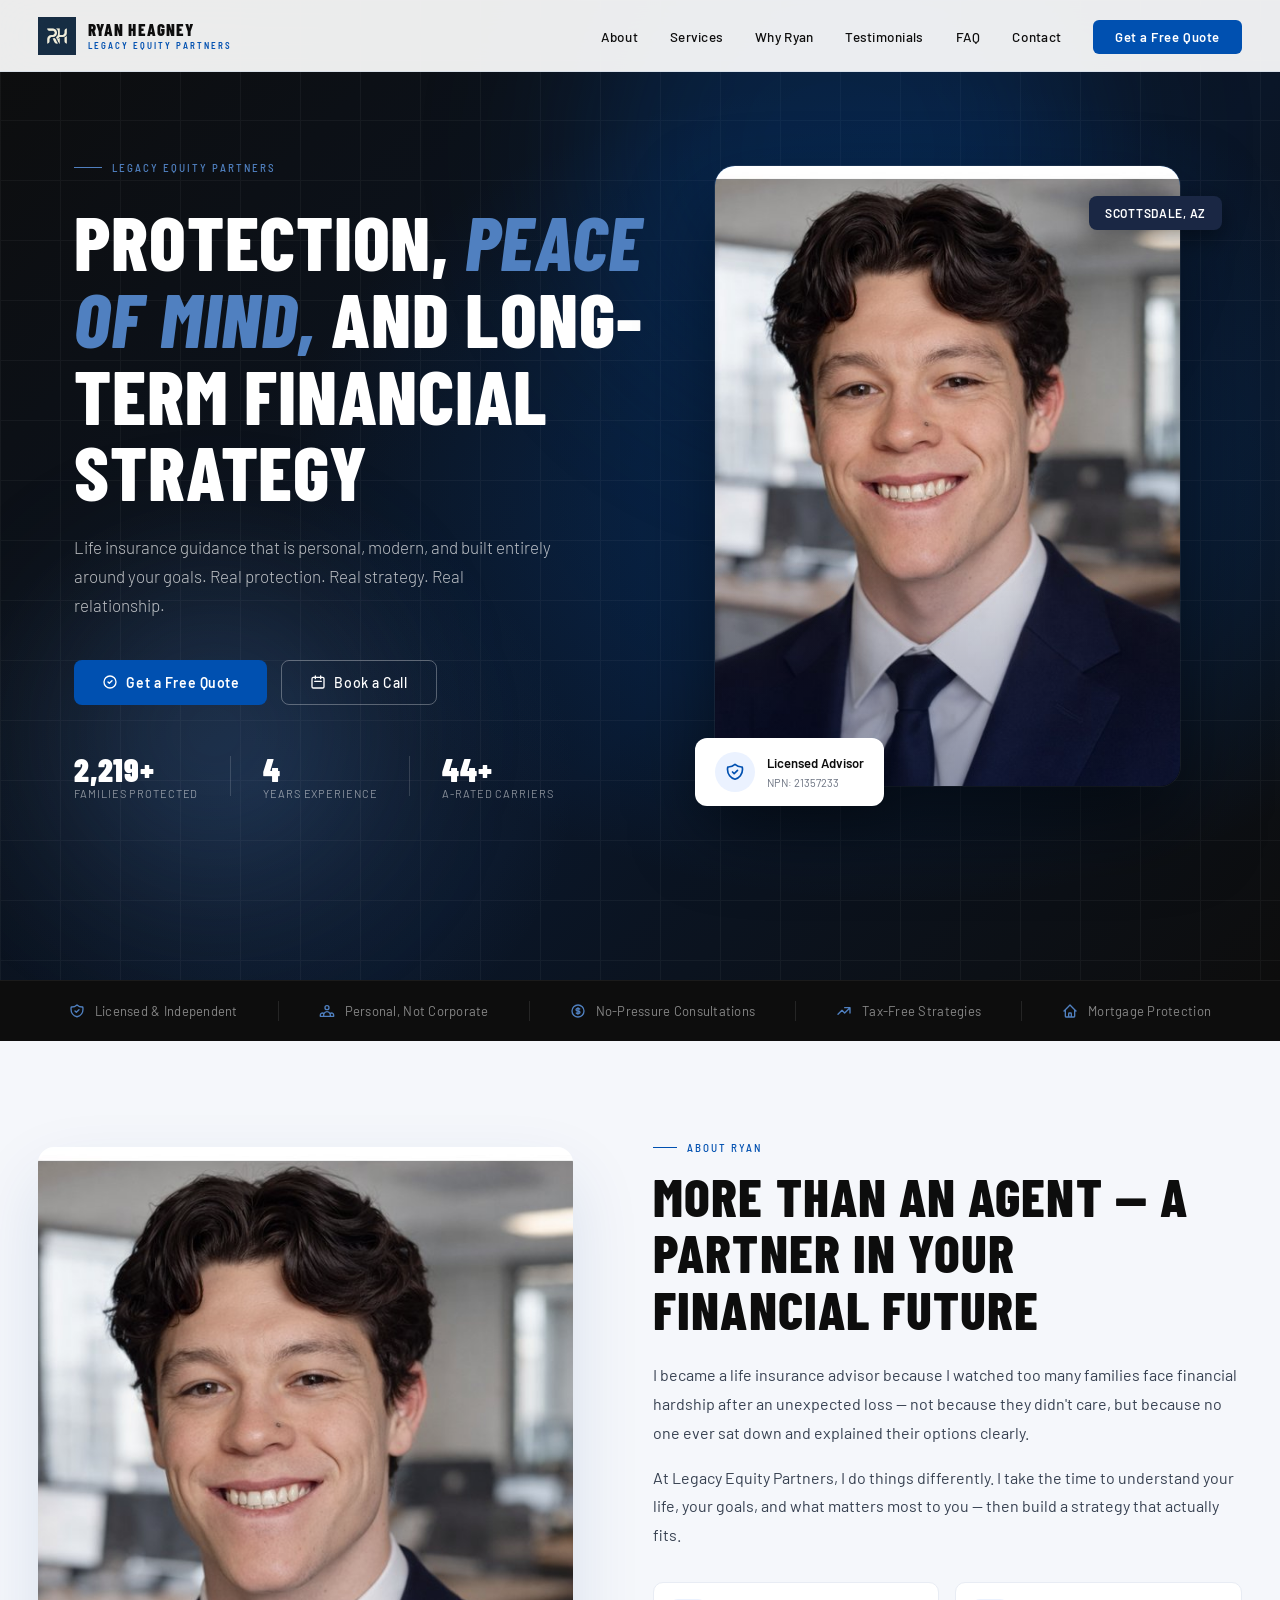
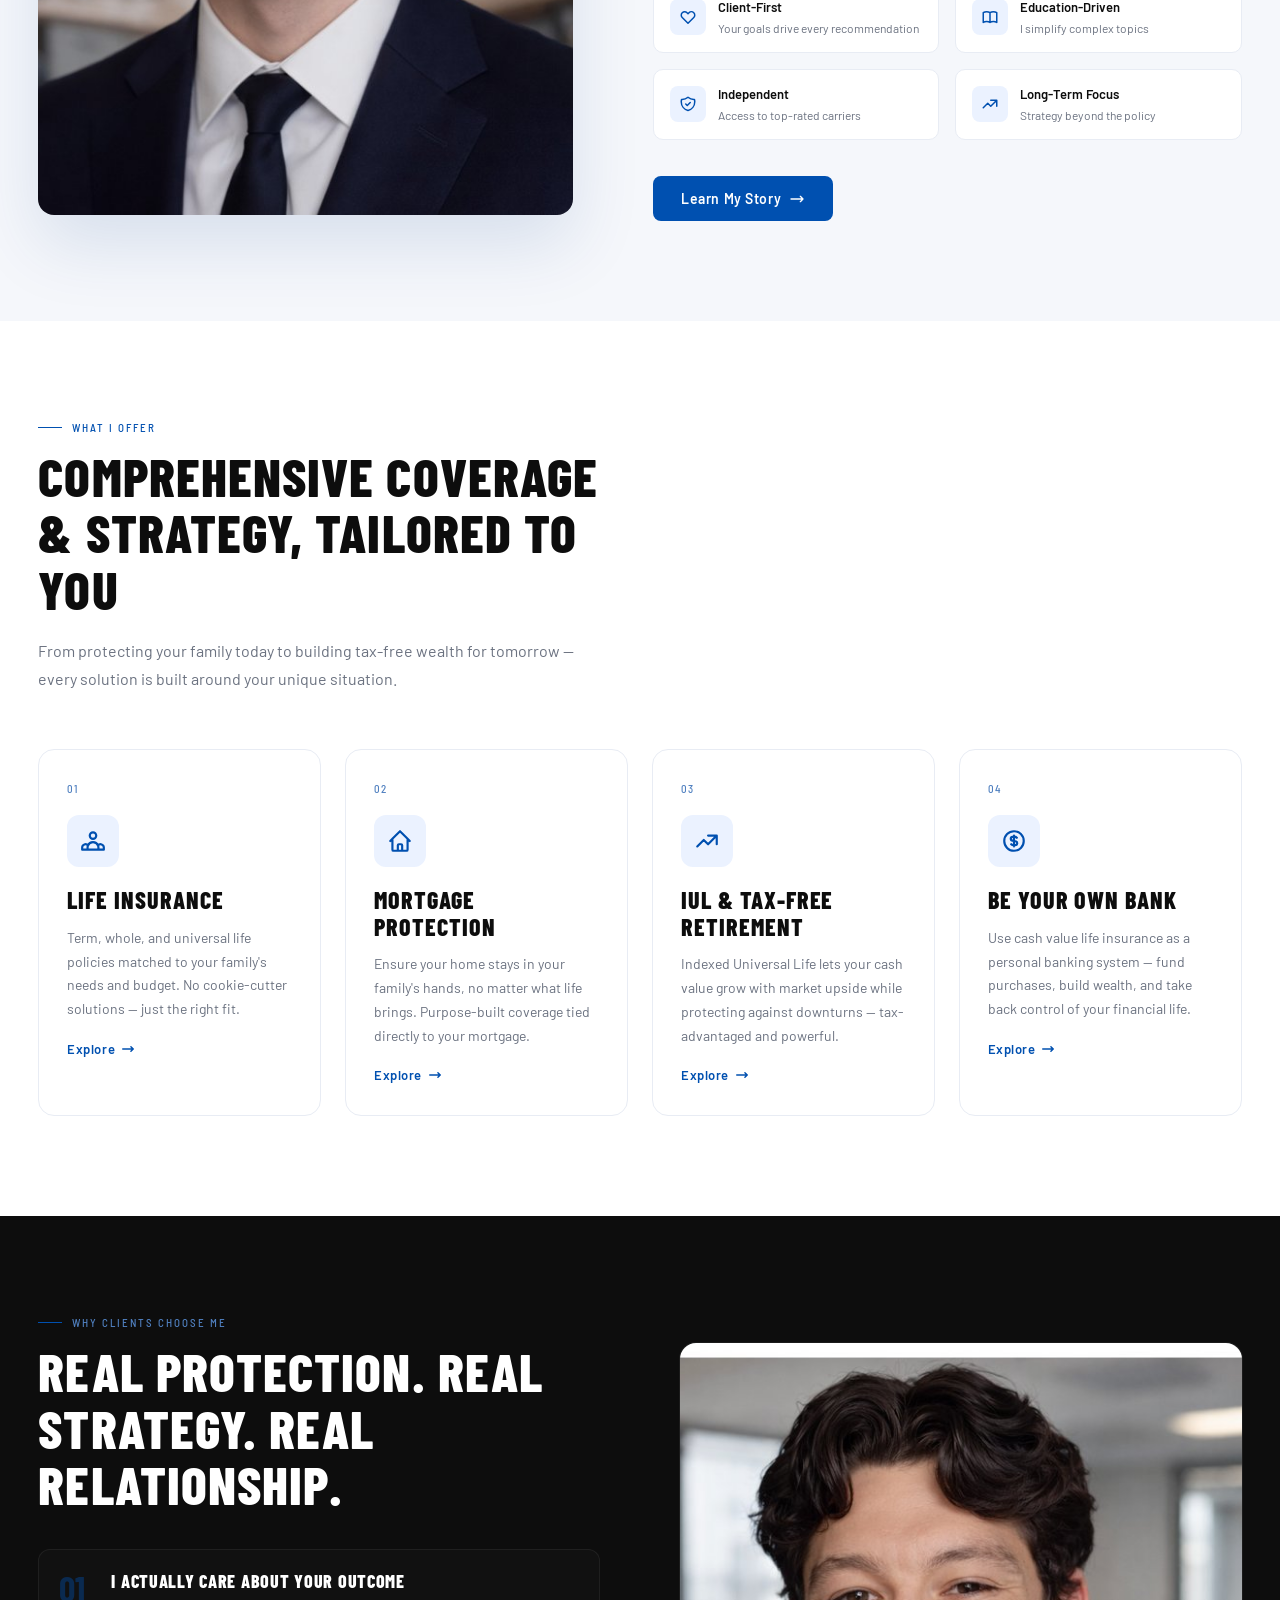
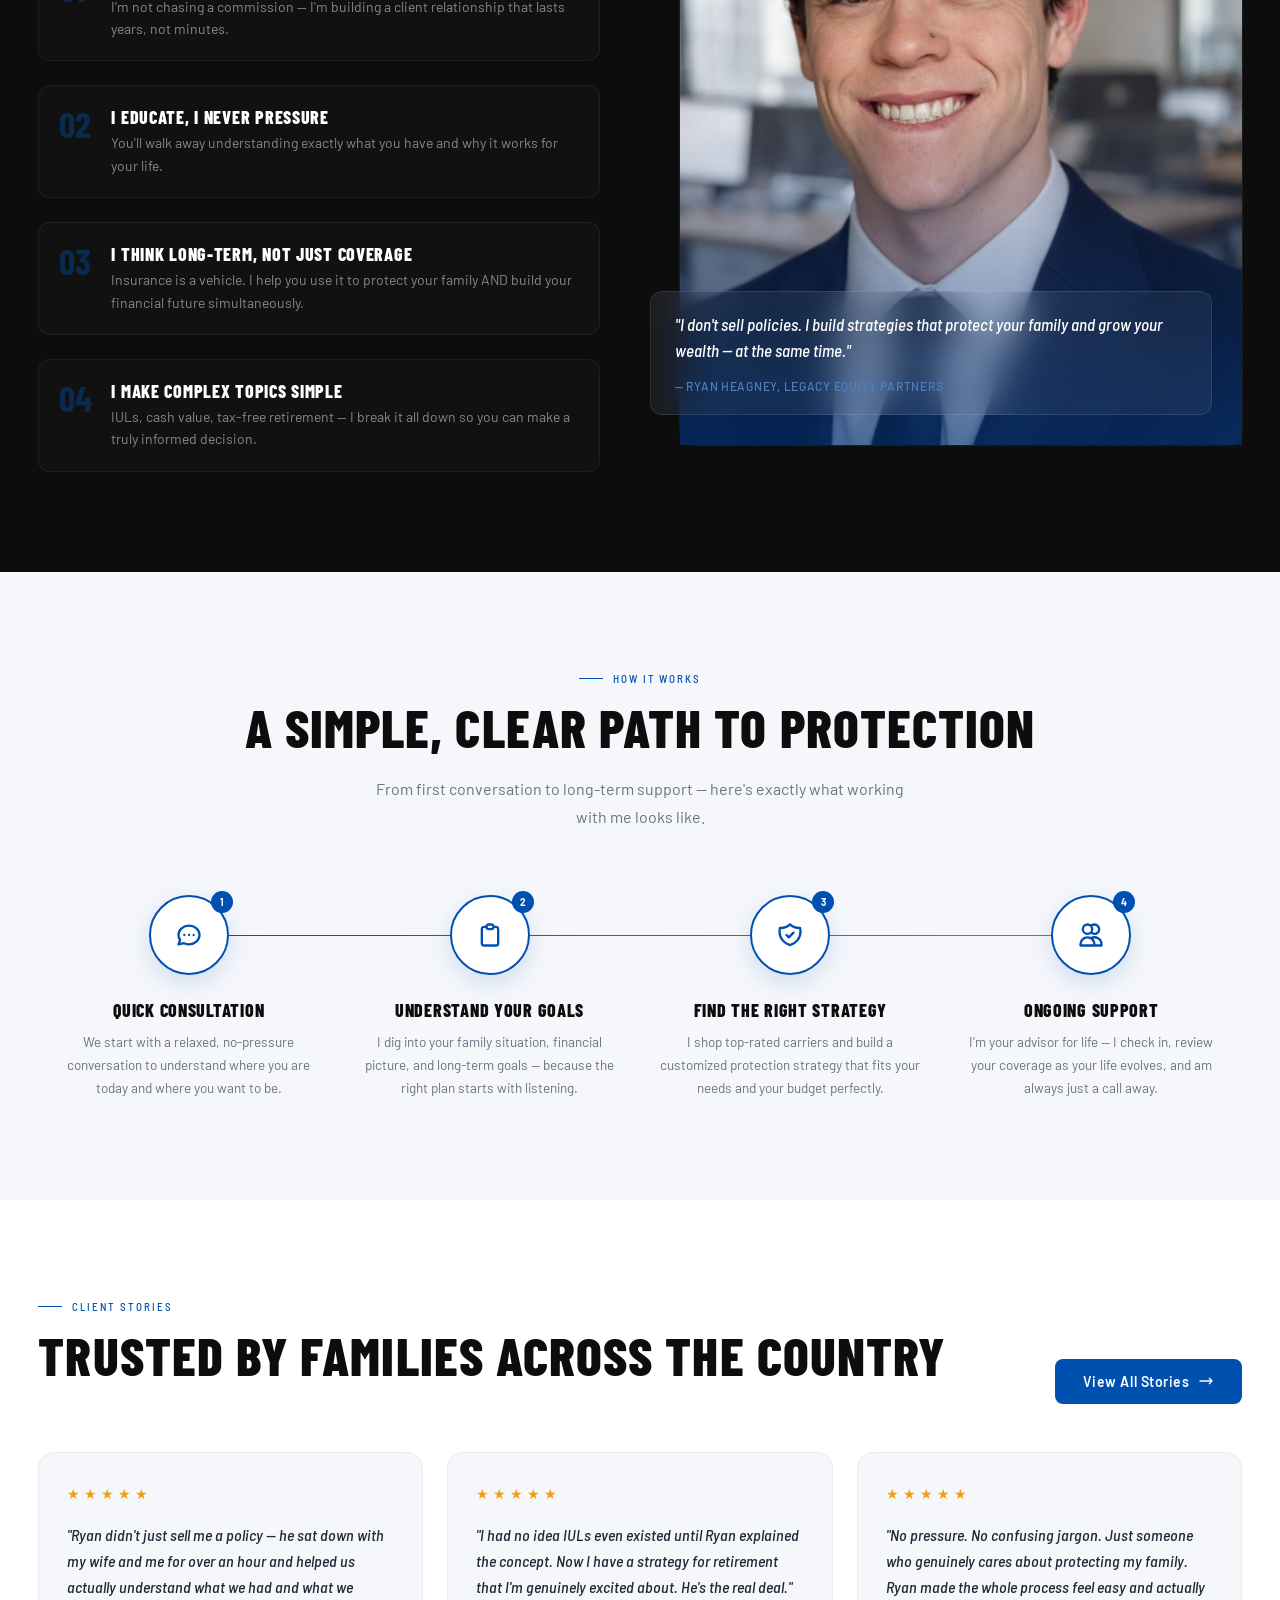
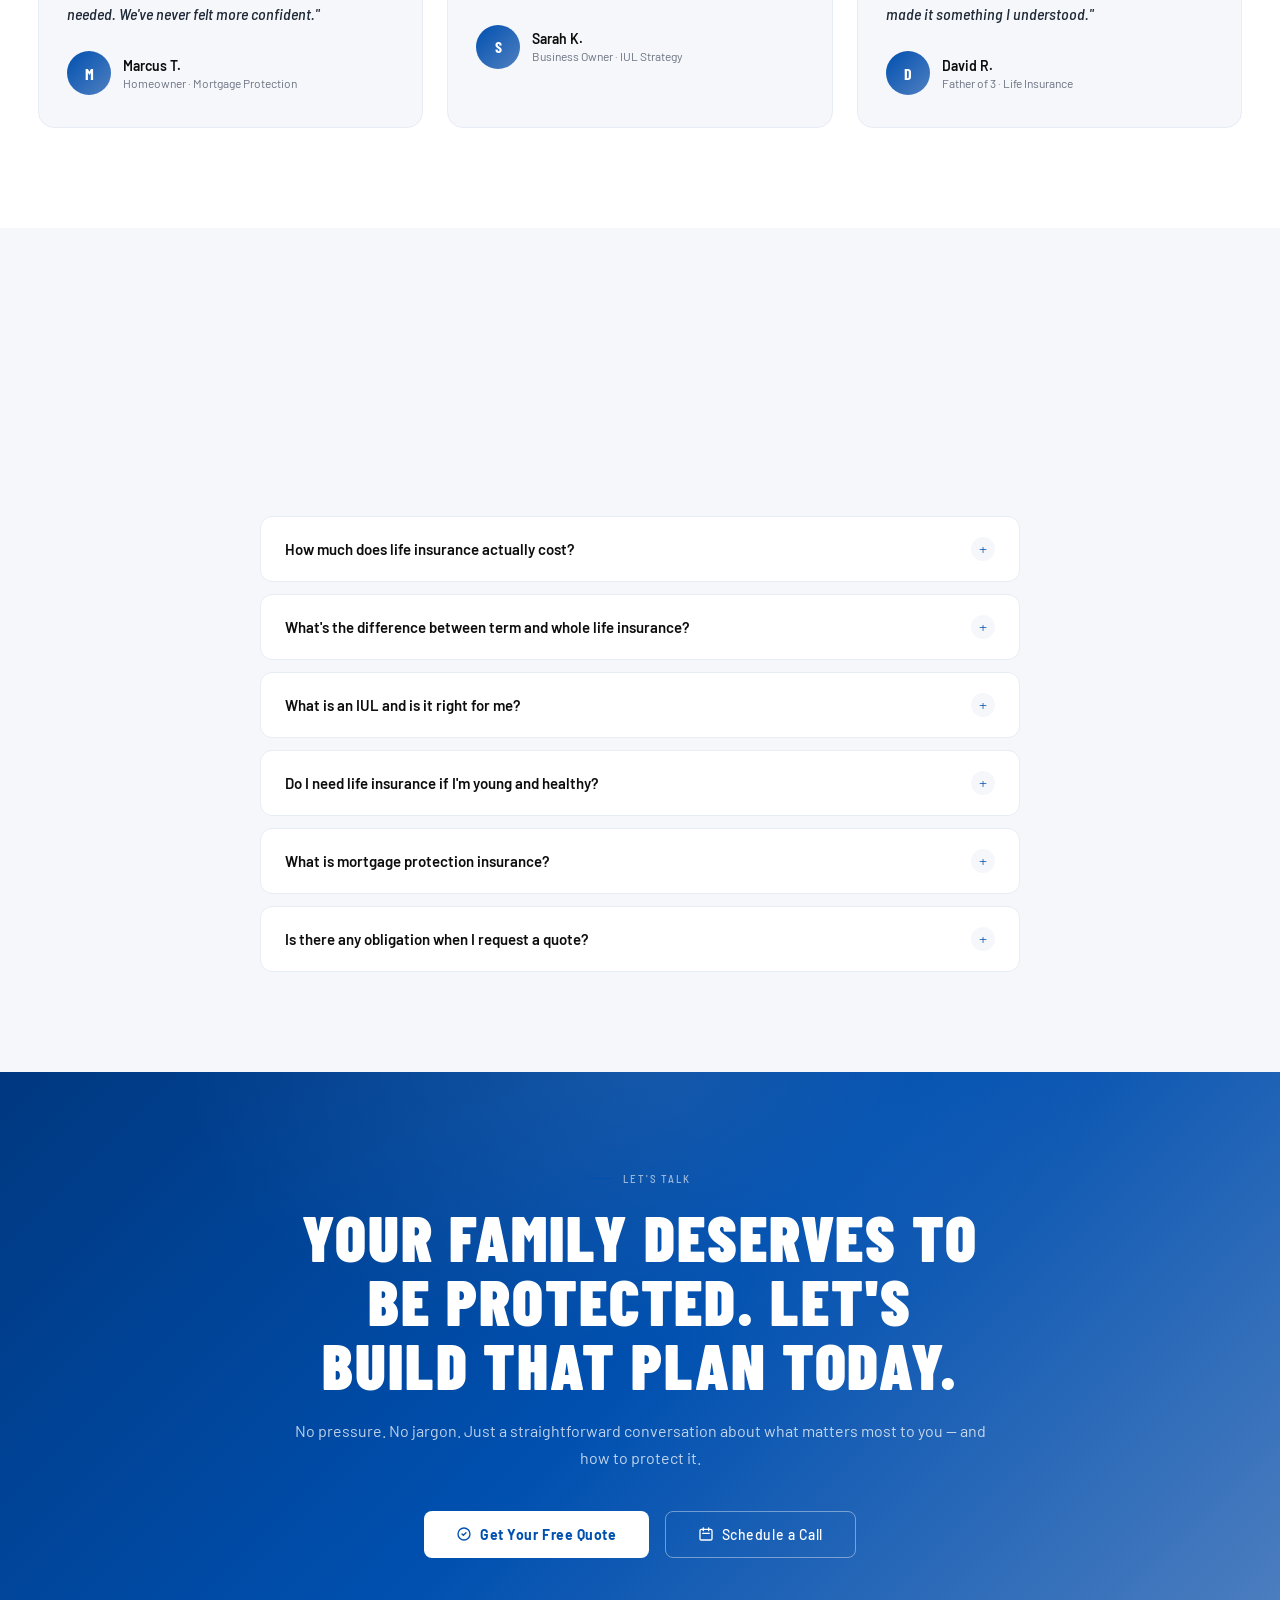
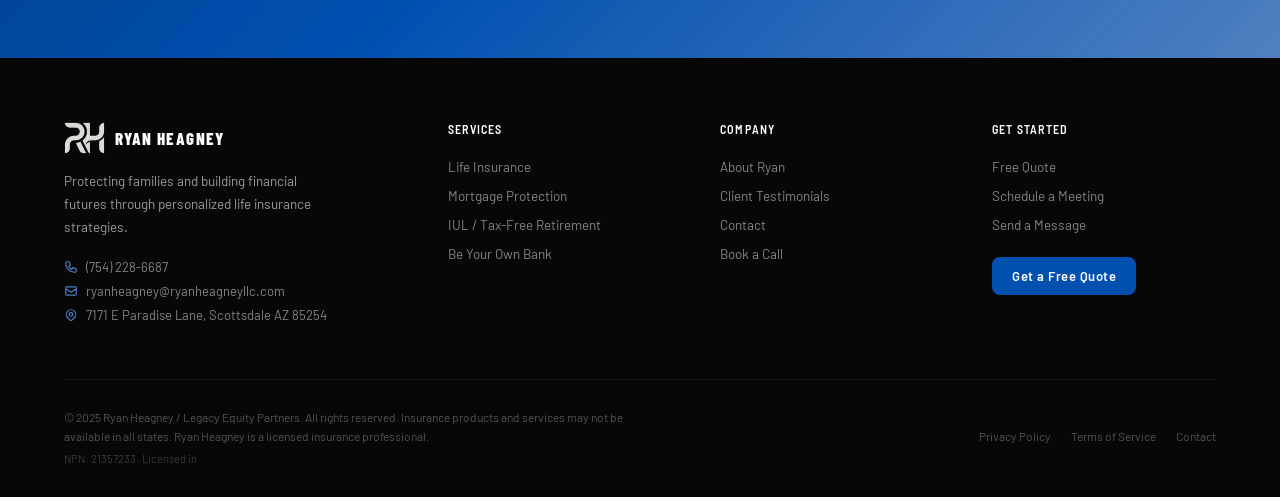
<file: insurance.html>
<!DOCTYPE html>
<html lang="en">
<head>
<meta charset="UTF-8">
<meta name="viewport" content="width=device-width, initial-scale=1.0">
<title>Life Insurance | Ryan Heagney — Legacy Equity Partners</title>
<meta name="description" content="Ryan Heagney — personalized life insurance, mortgage protection, IUL, and tax-free retirement strategies. Legacy Equity Partners, Scottsdale AZ.">
  <!-- Open Graph / Social Preview -->
  <meta property="og:type" content="website">
  <meta property="og:url" content="https://ryanheagney.com/">
  <meta property="og:title" content="Ryan Heagney | Legacy Equity Partners">
  <meta property="og:description" content="Personalized life insurance, mortgage protection, IUL, and tax-free retirement strategies. Scottsdale, AZ.">
  <meta property="og:image" content="https://ryanheagney.com/og-image.png">
  <meta property="og:image:width" content="1050">
  <meta property="og:image:height" content="600">
  <meta name="twitter:card" content="summary_large_image">
  <meta name="twitter:image" content="https://ryanheagney.com/og-image.png">

<link rel="preconnect" href="https://fonts.googleapis.com">
<link rel="preconnect" href="https://fonts.gstatic.com" crossorigin>
<link href="https://fonts.googleapis.com/css2?family=Barlow+Condensed:wght@400;500;600;700;800;900&family=Barlow:wght@300;400;500;600;700&family=Barlow+Semi+Condensed:wght@400;500;600;700&display=swap" rel="stylesheet">
<style>
:root {
  --blue-primary: #0050B0;
  --blue-secondary: #5080C0;
  --blue-dark: #003880;
  --blue-light: #EBF2FF;
  --black: #0D0D0D;
  --white: #FFFFFF;
  --gray-light: #F5F7FB;
  --gray-mid: #E8ECF4;
  --gray-text: #6B7280;
  --gold: #C9A84C;
  --font-display: "Barlow Condensed", "Barlow Semi Condensed", sans-serif;
  --font-body: "Barlow", sans-serif;
  --font-mono: "Barlow Semi Condensed", sans-serif;
}

*, *::before, *::after { box-sizing: border-box; margin: 0; padding: 0; }

html { scroll-behavior: smooth; font-size: 16px; }

body {
  font-family: var(--font-body);
  color: var(--black);
  background: var(--white);
  overflow-x: hidden;
  -webkit-font-smoothing: antialiased;
}

/* ── NAVBAR ── */
nav {
  position: fixed; top: 0; left: 0; right: 0; z-index: 100;
  display: flex; align-items: center; justify-content: space-between;
  padding: 0 3%;
  height: 72px;
  background: rgba(255,255,255,0.92);
  backdrop-filter: blur(20px);
  border-bottom: 1px solid rgba(0,80,176,0.08);
  transition: all 0.3s ease;
}
nav.scrolled {
  height: 64px;
  background: rgba(255,255,255,0.97);
  box-shadow: 0 4px 30px rgba(0,56,128,0.08);
}
.nav-logo {
  display: flex; align-items: center; gap: 12px; text-decoration: none;
}
.nav-logo img { height: 38px; width: auto; }
.nav-logo-text { display: flex; flex-direction: column; line-height: 1; }
.nav-logo-name {
  font-family: var(--font-display); font-weight: 800; font-size: 17px;
  color: var(--black); letter-spacing: 0.06em; text-transform: uppercase;
}
.nav-logo-sub {
  font-family: var(--font-mono); font-size: 9px; font-weight: 600;
  color: var(--blue-primary); letter-spacing: 0.22em; text-transform: uppercase;
  margin-top: 3px;
}
.nav-links {
  display: flex; align-items: center; gap: 32px;
  list-style: none;
}
.nav-links a {
  font-size: 13.5px; font-weight: 500; color: var(--black);
  text-decoration: none; letter-spacing: 0.02em;
  transition: color 0.2s;
  position: relative;
}
.nav-links a::after {
  content: ""; position: absolute; bottom: -3px; left: 0; right: 0;
  height: 1.5px; background: var(--blue-primary);
  transform: scaleX(0); transform-origin: left;
  transition: transform 0.25s ease;
}
.nav-links a:hover { color: var(--blue-primary); }
.nav-links a:hover::after { transform: scaleX(1); }
.nav-cta {
  background: var(--blue-primary); color: var(--white) !important;
  padding: 9px 22px; border-radius: 6px;
  font-size: 13px !important; font-weight: 600 !important;
  transition: background 0.2s, transform 0.2s !important;
  letter-spacing: 0.04em !important;
}
.nav-cta::after { display: none !important; }
.nav-cta:hover { background: var(--blue-dark) !important; transform: translateY(-1px) !important; }

.hamburger { display: none; flex-direction: column; gap: 5px; cursor: pointer; padding: 4px; }
.hamburger span { width: 24px; height: 2px; background: var(--black); border-radius: 2px; transition: all 0.3s; display: block; }

.mobile-menu {
  display: none; position: fixed; top: 72px; left: 0; right: 0;
  background: var(--white); border-bottom: 1px solid var(--gray-mid);
  padding: 20px 5% 28px; z-index: 99;
  box-shadow: 0 8px 30px rgba(0,0,0,0.08);
}
.mobile-menu.open { display: block; }
.mobile-menu a {
  display: block; padding: 12px 0; border-bottom: 1px solid var(--gray-mid);
  font-size: 15px; font-weight: 500; color: var(--black); text-decoration: none;
}
.mobile-menu a:last-child { border-bottom: none; }
.mobile-cta-wrap { margin-top: 16px; }
.mobile-cta-wrap a { border-bottom: none !important; }

/* ── HERO ── */
.hero {
  min-height: 100vh;
  background: var(--black);
  position: relative; overflow: hidden;
  display: flex; align-items: center;
  padding-top: 72px;
}
.hero-bg-gradient {
  position: absolute; inset: 0;
  background: radial-gradient(ellipse 80% 70% at 70% 50%, rgba(0,80,176,0.35) 0%, transparent 60%),
              radial-gradient(ellipse 50% 60% at 20% 80%, rgba(80,128,192,0.15) 0%, transparent 50%),
              linear-gradient(135deg, #0D0D0D 0%, #0a1628 60%, #0D0D0D 100%);
}
.hero-grid-lines {
  position: absolute; inset: 0; opacity: 0.04;
  background-image: linear-gradient(var(--white) 1px, transparent 1px),
                    linear-gradient(90deg, var(--white) 1px, transparent 1px);
  background-size: 60px 60px;
}
.hero-orb {
  position: absolute; border-radius: 50%;
  filter: blur(80px); pointer-events: none;
}
.hero-orb-1 {
  width: 500px; height: 500px;
  background: rgba(0,80,176,0.25);
  top: -100px; right: 15%;
  animation: orbFloat 8s ease-in-out infinite;
}
.hero-orb-2 {
  width: 300px; height: 300px;
  background: rgba(80,128,192,0.18);
  bottom: 10%; left: 5%;
  animation: orbFloat 11s ease-in-out infinite reverse;
}
@keyframes orbFloat {
  0%, 100% { transform: translateY(0px) scale(1); }
  50% { transform: translateY(-30px) scale(1.05); }
}
.hero-inner {
  position: relative; z-index: 2;
  width: 100%; max-width: 1400px; margin: 0 auto;
  padding: 80px 3% 80px;
  display: grid; grid-template-columns: 55fr 45fr;
  gap: 40px; align-items: center;
}
.hero-content { color: var(--white); }
.hero-eyebrow {
  display: inline-flex; align-items: center; gap: 10px;
  font-family: var(--font-mono); font-size: 11px; font-weight: 500;
  letter-spacing: 0.18em; text-transform: uppercase;
  color: var(--blue-secondary);
  margin-bottom: 28px;
  opacity: 0; animation: fadeUp 0.7s ease 0.2s forwards;
}
.hero-eyebrow::before {
  content: ""; width: 28px; height: 1px; background: var(--blue-secondary);
}
.hero-headline {
  font-family: var(--font-display);
  font-size: clamp(46px, 6vw, 80px);
  font-weight: 800; line-height: 1.0;
  margin-bottom: 24px; letter-spacing: 0.01em;
  text-transform: uppercase;
  opacity: 0; animation: fadeUp 0.7s ease 0.4s forwards;
}
.hero-headline em {
  font-style: italic; color: var(--blue-secondary);
}
.hero-sub {
  font-size: 17px; font-weight: 300; line-height: 1.7;
  color: rgba(255,255,255,0.72); max-width: 480px;
  margin-bottom: 40px;
  opacity: 0; animation: fadeUp 0.7s ease 0.6s forwards;
}
.hero-actions {
  display: flex; gap: 14px; flex-wrap: wrap;
  opacity: 0; animation: fadeUp 0.7s ease 0.8s forwards;
}
.btn-primary {
  display: inline-flex; align-items: center; gap: 8px;
  background: var(--blue-primary); color: var(--white);
  padding: 14px 28px; border-radius: 8px;
  font-size: 14px; font-weight: 600; letter-spacing: 0.04em;
  text-decoration: none; transition: all 0.25s ease;
  border: none; cursor: pointer;
}
.btn-primary:hover { background: var(--blue-dark); transform: translateY(-2px); box-shadow: 0 8px 25px rgba(0,80,176,0.4); }
.btn-outline {
  display: inline-flex; align-items: center; gap: 8px;
  background: transparent; color: var(--white);
  padding: 13px 28px; border-radius: 8px;
  font-size: 14px; font-weight: 500; letter-spacing: 0.04em;
  text-decoration: none; transition: all 0.25s ease;
  border: 1.5px solid rgba(255,255,255,0.3); cursor: pointer;
}
.btn-outline:hover { border-color: var(--white); background: rgba(255,255,255,0.07); transform: translateY(-2px); }
.hero-trust {
  margin-top: 48px; display: flex; gap: 32px; flex-wrap: wrap;
  opacity: 0; animation: fadeUp 0.7s ease 1s forwards;
}
.trust-item {
  display: flex; flex-direction: column; gap: 2px;
}
.trust-num {
  font-family: var(--font-display); font-size: 32px; font-weight: 900;
  color: var(--white); line-height: 1; text-transform: uppercase; letter-spacing: 0.02em;
}
.trust-label {
  font-size: 11px; font-weight: 400; letter-spacing: 0.08em;
  color: rgba(255,255,255,0.5); text-transform: uppercase;
}
.hero-divider {
  width: 1px; height: 40px; background: rgba(255,255,255,0.15);
  align-self: center;
}

/* Hero image panel */
.hero-image-wrap {
  position: relative;
  opacity: 0; animation: fadeLeft 0.9s ease 0.5s forwards;
}
.hero-img-card {
  position: relative; border-radius: 20px; overflow: hidden;
  aspect-ratio: 3/4; max-height: 620px;
  box-shadow: 0 40px 80px rgba(0,0,0,0.5), 0 0 0 1px rgba(255,255,255,0.08);
  background: linear-gradient(180deg, #0050B0 0%, #0a2a5e 50%, #050e1f 85%, #000000 100%);
}
.hero-img-card img {
  width: 100%; height: 100%; object-fit: cover; object-position: 35% 0%; display: block;
}
.hero-img-card::after {
  content: ""; position: absolute; inset: 0;
  background: linear-gradient(180deg, transparent 60%, rgba(0,20,70,0.3) 100%);
}
.hero-badge {
  position: absolute; bottom: -20px; left: -20px;
  background: var(--white); border-radius: 12px;
  padding: 14px 20px;
  box-shadow: 0 20px 50px rgba(0,0,0,0.2);
  display: flex; align-items: center; gap: 12px;
  z-index: 3;
}
.hero-badge-icon {
  width: 40px; height: 40px; border-radius: 50%;
  background: var(--blue-light);
  display: flex; align-items: center; justify-content: center;
  flex-shrink: 0;
}
.hero-badge-icon svg { width: 20px; height: 20px; color: var(--blue-primary); }
.hero-badge-text strong {
  display: block; font-size: 13px; font-weight: 600; color: var(--black);
}
.hero-badge-text span {
  font-size: 11px; color: var(--gray-text); font-weight: 400;
}
.hero-float-tag {
  position: absolute; top: 30px; right: -16px;
  background: #1a2744; color: var(--white);
  border-radius: 8px; padding: 10px 16px;
  font-size: 12px; font-weight: 600; letter-spacing: 0.06em;
  text-transform: uppercase; z-index: 3;
  box-shadow: 0 8px 25px rgba(0,0,0,0.4);
}

@keyframes fadeUp {
  from { opacity: 0; transform: translateY(24px); }
  to { opacity: 1; transform: translateY(0); }
}
@keyframes fadeLeft {
  from { opacity: 0; transform: translateX(30px); }
  to { opacity: 1; transform: translateX(0); }
}

/* ── TRUST BAR ── */
.trust-bar {
  background: var(--black);
  border-top: 1px solid rgba(255,255,255,0.06);
  padding: 20px 5%;
}
.trust-bar-inner {
  max-width: 1400px; margin: 0 auto;
  display: flex; align-items: center; justify-content: center;
  gap: 40px; flex-wrap: wrap;
}
.trust-bar-item {
  display: flex; align-items: center; gap: 10px;
  font-size: 13px; color: rgba(255,255,255,0.5);
  font-weight: 400; letter-spacing: 0.02em;
}
.trust-bar-item svg { width: 16px; height: 16px; color: var(--blue-secondary); flex-shrink: 0; }
.trust-bar-sep { width: 1px; height: 20px; background: rgba(255,255,255,0.1); }

/* ── SECTIONS GENERAL ── */
section { padding: 100px 3%; }
.section-inner { max-width: 1400px; margin: 0 auto; }

.section-eyebrow {
  font-family: var(--font-mono); font-size: 11px; font-weight: 500;
  letter-spacing: 0.18em; text-transform: uppercase;
  color: var(--blue-primary); margin-bottom: 14px;
  display: flex; align-items: center; gap: 10px;
}
.section-eyebrow::before { content: ""; width: 24px; height: 1px; background: var(--blue-primary); }

.section-title {
  font-family: var(--font-display);
  font-size: clamp(36px, 4.2vw, 58px); font-weight: 800;
  line-height: 1.05; letter-spacing: 0.02em;
  text-transform: uppercase; margin-bottom: 20px;
}
.section-sub {
  font-size: 16px; line-height: 1.75; color: var(--gray-text); max-width: 560px;
}

/* scroll reveal */
.reveal {
  opacity: 0; transform: translateY(30px);
  transition: opacity 0.7s ease, transform 0.7s ease;
}
.reveal.visible { opacity: 1; transform: none; }

/* ── ABOUT PREVIEW ── */
.about-section { background: var(--gray-light); }
.about-grid {
  display: grid; grid-template-columns: 1fr 1.1fr;
  gap: 80px; align-items: center;
}
.about-img-wrap { position: relative; }
.about-img-frame {
  border-radius: 16px; overflow: hidden;
  aspect-ratio: 4/5;
  box-shadow: 0 30px 70px rgba(0,56,128,0.12);
}
.about-img-frame img {
  width: 100%; height: 100%; object-fit: cover; object-position: 35% 0%; display: block;
  filter: saturate(0.9);
}
.about-accent {
  position: absolute; bottom: -24px; right: -24px;
  width: 160px; height: 160px;
  border-radius: 16px;
  background: linear-gradient(135deg, var(--blue-primary), var(--blue-secondary));
  z-index: -1;
}
.about-accent-2 {
  position: absolute; top: -12px; left: -12px;
  width: 80px; height: 80px; border-radius: 10px;
  background: var(--blue-light);
  z-index: -1;
}
.about-content { }
.about-title { margin-bottom: 24px; }
.about-body {
  font-size: 16px; line-height: 1.8; color: #374151;
  margin-bottom: 32px;
}
.about-body p { margin-bottom: 16px; }
.about-pillars {
  display: grid; grid-template-columns: 1fr 1fr;
  gap: 16px; margin-bottom: 36px;
}
.pillar {
  display: flex; align-items: flex-start; gap: 12px;
  padding: 16px; background: var(--white); border-radius: 10px;
  border: 1px solid var(--gray-mid);
}
.pillar-icon {
  width: 36px; height: 36px; border-radius: 8px;
  background: var(--blue-light);
  display: flex; align-items: center; justify-content: center;
  flex-shrink: 0;
}
.pillar-icon svg { width: 18px; height: 18px; color: var(--blue-primary); }
.pillar-text strong { display: block; font-size: 13px; font-weight: 600; margin-bottom: 2px; }
.pillar-text span { font-size: 12px; color: var(--gray-text); }

/* ── SERVICES ── */
.services-section { background: var(--white); }
.services-grid {
  display: grid; grid-template-columns: repeat(4, 1fr);
  gap: 24px; margin-top: 56px;
}
.service-card {
  background: var(--white); border: 1px solid var(--gray-mid);
  border-radius: 16px; padding: 32px 28px;
  transition: all 0.3s ease; cursor: pointer;
  position: relative; overflow: hidden;
}
.service-card::before {
  content: ""; position: absolute; top: 0; left: 0; right: 0;
  height: 3px; background: linear-gradient(90deg, var(--blue-primary), var(--blue-secondary));
  transform: scaleX(0); transform-origin: left; transition: transform 0.3s ease;
}
.service-card:hover { transform: translateY(-6px); box-shadow: 0 20px 50px rgba(0,80,176,0.1); border-color: var(--blue-secondary); }
.service-card:hover::before { transform: scaleX(1); }
.service-num {
  font-family: var(--font-mono); font-size: 11px; font-weight: 500;
  color: var(--blue-secondary); letter-spacing: 0.1em;
  margin-bottom: 20px;
}
.service-icon {
  width: 52px; height: 52px; border-radius: 12px;
  background: var(--blue-light); margin-bottom: 20px;
  display: flex; align-items: center; justify-content: center;
}
.service-icon svg { width: 26px; height: 26px; color: var(--blue-primary); }
.service-title {
  font-family: var(--font-display); font-size: 24px; font-weight: 800;
  margin-bottom: 12px; line-height: 1.1; text-transform: uppercase;
  letter-spacing: 0.04em;
}
.service-desc { font-size: 14px; line-height: 1.7; color: var(--gray-text); margin-bottom: 20px; }
.service-link {
  font-size: 13px; font-weight: 600; color: var(--blue-primary);
  text-decoration: none; letter-spacing: 0.04em;
  display: flex; align-items: center; gap: 6px;
  transition: gap 0.2s;
}
.service-card:hover .service-link { gap: 10px; }

/* ── WHY RYAN ── */
.why-section { background: var(--black); color: var(--white); }
.why-grid {
  display: grid; grid-template-columns: 1fr 1fr;
  gap: 80px; align-items: center;
}
.why-list { margin-top: 36px; display: flex; flex-direction: column; gap: 24px; }
.why-item {
  display: flex; gap: 16px; align-items: flex-start;
  padding: 20px; border-radius: 12px;
  border: 1px solid rgba(255,255,255,0.06);
  background: rgba(255,255,255,0.02);
  transition: all 0.3s;
}
.why-item:hover { background: rgba(0,80,176,0.12); border-color: rgba(0,80,176,0.3); }
.why-num {
  font-family: var(--font-display); font-size: 36px; font-weight: 700;
  color: rgba(0,80,176,0.4); line-height: 1; flex-shrink: 0;
  min-width: 36px;
}
.why-text strong { display: block; font-family: var(--font-display); font-size: 18px; font-weight: 800; margin-bottom: 4px; color: var(--white); text-transform: uppercase; letter-spacing: 0.04em; }
.why-text span { font-size: 14px; color: rgba(255,255,255,0.5); line-height: 1.6; }
.why-img-wrap { position: relative; }
.why-img-frame {
  border-radius: 16px; overflow: hidden; aspect-ratio: 4/5;
  box-shadow: 0 0 0 1px rgba(255,255,255,0.06);
}
.why-img-frame img {
  width: 100%; height: 100%; object-fit: cover; object-position: 35% 0%; display: block;
}
.why-img-frame::after {
  content: ""; position: absolute; inset: 0;
  background: linear-gradient(180deg, transparent 50%, rgba(0,56,128,0.6) 100%);
}
.why-quote {
  position: absolute; bottom: 30px; left: -30px; right: 30px;
  background: rgba(255,255,255,0.06); backdrop-filter: blur(20px);
  border: 1px solid rgba(255,255,255,0.1);
  border-radius: 12px; padding: 20px 24px; z-index: 2;
}
.why-quote p {
  font-family: "Barlow Semi Condensed", sans-serif; font-size: 17px;
  font-style: italic; font-weight: 500; color: var(--white); line-height: 1.5;
  margin-bottom: 12px;
}
.why-quote cite {
  font-size: 12px; font-style: normal; font-weight: 500;
  color: var(--blue-secondary); letter-spacing: 0.06em; text-transform: uppercase;
}

/* ── PROCESS ── */
.process-section { background: var(--gray-light); }
.process-header { text-align: center; margin-bottom: 64px; }
.process-header .section-sub { margin: 0 auto; }
.process-steps {
  display: grid; grid-template-columns: repeat(4, 1fr);
  gap: 0; position: relative;
}
.process-steps::before {
  content: ""; position: absolute; top: 40px; left: 12.5%; right: 12.5%;
  height: 1px; background: linear-gradient(90deg, var(--blue-primary), var(--blue-secondary));
  z-index: 0;
}
.process-step { text-align: center; padding: 0 20px; position: relative; z-index: 1; }
.step-circle {
  width: 80px; height: 80px; border-radius: 50%;
  background: var(--white); border: 2px solid var(--blue-primary);
  display: flex; align-items: center; justify-content: center;
  margin: 0 auto 24px; position: relative;
  box-shadow: 0 8px 25px rgba(0,80,176,0.15);
  transition: all 0.3s;
}
.process-step:hover .step-circle {
  background: var(--blue-primary); transform: scale(1.08);
}
.step-circle svg { width: 28px; height: 28px; color: var(--blue-primary); transition: color 0.3s; }
.process-step:hover .step-circle svg { color: var(--white); }
.step-num {
  position: absolute; top: -6px; right: -6px;
  width: 22px; height: 22px; border-radius: 50%;
  background: var(--blue-primary); color: var(--white);
  font-size: 10px; font-weight: 700; display: flex; align-items: center; justify-content: center;
}
.step-title { font-family: var(--font-display); font-size: 18px; font-weight: 800; margin-bottom: 10px; text-transform: uppercase; letter-spacing: 0.04em; }
.step-desc { font-size: 13.5px; line-height: 1.7; color: var(--gray-text); }

/* ── TESTIMONIALS ── */
.testimonials-section { background: var(--white); }
.testi-header { display: flex; justify-content: space-between; align-items: flex-end; margin-bottom: 48px; }
.testi-grid { display: grid; grid-template-columns: repeat(3, 1fr); gap: 24px; }
.testi-card {
  background: var(--gray-light); border-radius: 16px;
  padding: 32px 28px; border: 1px solid var(--gray-mid);
  transition: all 0.3s; position: relative;
}
.testi-card:hover { transform: translateY(-4px); box-shadow: 0 16px 40px rgba(0,80,176,0.08); }
.testi-stars { display: flex; gap: 4px; margin-bottom: 20px; }
.testi-stars span { color: #F59E0B; font-size: 14px; }
.testi-quote {
  font-family: "Barlow Semi Condensed", sans-serif; font-size: 16px;
  font-style: italic; font-weight: 500; line-height: 1.65; color: #1F2937;
  margin-bottom: 24px;
}
.testi-author { display: flex; align-items: center; gap: 12px; }
.testi-avatar {
  width: 44px; height: 44px; border-radius: 50%;
  background: linear-gradient(135deg, var(--blue-primary), var(--blue-secondary));
  display: flex; align-items: center; justify-content: center;
  font-size: 16px; font-weight: 700; color: var(--white);
  font-family: var(--font-display); flex-shrink: 0;
}
.testi-name { font-size: 14px; font-weight: 600; margin-bottom: 2px; }
.testi-role { font-size: 12px; color: var(--gray-text); }

/* ── FAQ ── */
.faq-section { background: var(--gray-light); }
.faq-header { text-align: center; margin-bottom: 56px; }
.faq-header .section-sub { margin: 0 auto; }
.faq-grid { max-width: 760px; margin: 0 auto; display: flex; flex-direction: column; gap: 12px; }
.faq-item {
  background: var(--white); border-radius: 12px;
  border: 1px solid var(--gray-mid); overflow: hidden;
  transition: border-color 0.2s;
}
.faq-item.open { border-color: var(--blue-secondary); }
.faq-question {
  display: flex; justify-content: space-between; align-items: center;
  padding: 20px 24px; cursor: pointer;
  font-size: 15px; font-weight: 600; color: var(--black);
  transition: color 0.2s;
}
.faq-item.open .faq-question { color: var(--blue-primary); }
.faq-icon {
  width: 24px; height: 24px; border-radius: 50%;
  background: var(--gray-light); flex-shrink: 0;
  display: flex; align-items: center; justify-content: center;
  font-size: 16px; font-weight: 300; transition: all 0.3s;
  color: var(--blue-primary);
}
.faq-item.open .faq-icon { background: var(--blue-primary); color: var(--white); transform: rotate(45deg); }
.faq-answer {
  max-height: 0; overflow: hidden; transition: max-height 0.35s ease, padding 0.35s ease;
  padding: 0 24px;
}
.faq-item.open .faq-answer { max-height: 300px; padding: 0 24px 20px; }
.faq-answer p { font-size: 14.5px; line-height: 1.75; color: var(--gray-text); }

/* ── FINAL CTA ── */
.cta-section {
  background: linear-gradient(135deg, var(--blue-dark) 0%, var(--blue-primary) 50%, var(--blue-secondary) 100%);
  text-align: center; position: relative; overflow: hidden;
}
.cta-section::before {
  content: ""; position: absolute; inset: 0;
  background: radial-gradient(ellipse 60% 80% at 50% 0%, rgba(255,255,255,0.08) 0%, transparent 60%);
}
.cta-inner { position: relative; z-index: 1; max-width: 700px; margin: 0 auto; }
.cta-title {
  font-family: var(--font-display); font-size: clamp(40px, 5vw, 66px);
  font-weight: 900; color: var(--white); margin-bottom: 20px; line-height: 1.0;
  text-transform: uppercase; letter-spacing: 0.03em;
}
.cta-sub { font-size: 16px; color: rgba(255,255,255,0.75); margin-bottom: 40px; line-height: 1.7; }
.cta-btns { display: flex; gap: 16px; justify-content: center; flex-wrap: wrap; }
.btn-white {
  background: var(--white); color: var(--blue-primary);
  padding: 15px 32px; border-radius: 8px;
  font-size: 14px; font-weight: 700; letter-spacing: 0.04em;
  text-decoration: none; transition: all 0.25s; border: none; cursor: pointer;
  display: inline-flex; align-items: center; gap: 8px;
}
.btn-white:hover { transform: translateY(-2px); box-shadow: 0 10px 30px rgba(0,0,0,0.2); }
.btn-outline-white {
  background: transparent; color: var(--white);
  padding: 14px 32px; border-radius: 8px;
  font-size: 14px; font-weight: 500; letter-spacing: 0.04em;
  text-decoration: none; transition: all 0.25s;
  border: 1.5px solid rgba(255,255,255,0.4);
  display: inline-flex; align-items: center; gap: 8px;
}
.btn-outline-white:hover { border-color: var(--white); background: rgba(255,255,255,0.1); transform: translateY(-2px); }

/* ── FOOTER ── */
footer {
  background: #070707; color: rgba(255,255,255,0.6);
  padding: 64px 5% 32px;
}
.footer-inner { max-width: 1400px; margin: 0 auto; }
.footer-top {
  display: grid; grid-template-columns: 1.5fr 1fr 1fr 1fr;
  gap: 48px; padding-bottom: 48px;
  border-bottom: 1px solid rgba(255,255,255,0.06);
}
.footer-brand { }
.footer-logo { display: flex; align-items: center; gap: 10px; margin-bottom: 16px; }
.footer-logo img { height: 32px; }
.footer-logo-text { font-family: var(--font-display); font-size: 17px; font-weight: 800; color: var(--white); letter-spacing: 0.08em; text-transform: uppercase; }
.footer-tagline { font-size: 13.5px; line-height: 1.7; max-width: 260px; margin-bottom: 20px; }
.footer-contact-item {
  display: flex; align-items: center; gap: 8px;
  font-size: 13px; margin-bottom: 8px; color: rgba(255,255,255,0.5);
}
.footer-contact-item svg { width: 14px; height: 14px; color: var(--blue-secondary); flex-shrink: 0; }
.footer-col-title {
  font-size: 12px; font-weight: 600; letter-spacing: 0.1em;
  text-transform: uppercase; color: var(--white);
  margin-bottom: 20px; font-family: var(--font-mono);
}
.footer-links { list-style: none; display: flex; flex-direction: column; gap: 10px; }
.footer-links a { font-size: 13.5px; color: rgba(255,255,255,0.5); text-decoration: none; transition: color 0.2s; }
.footer-links a:hover { color: var(--white); }
.footer-bottom {
  display: flex; justify-content: space-between; align-items: center;
  padding-top: 28px; flex-wrap: wrap; gap: 16px;
}
.footer-copy { font-size: 12px; color: rgba(255,255,255,0.3); line-height: 1.6; max-width: 600px; }
.footer-legal-links { display: flex; gap: 20px; }
.footer-legal-links a {
  font-size: 12px; color: rgba(255,255,255,0.3);
  text-decoration: none; transition: color 0.2s;
}
.footer-legal-links a:hover { color: var(--white); }
.footer-npn { margin-top: 6px; font-size: 11px; color: rgba(255,255,255,0.2); }

/* ── RESPONSIVE ── */
@media (max-width: 1024px) {
  .services-grid { grid-template-columns: repeat(2, 1fr); }
  .footer-top { grid-template-columns: 1fr 1fr; }
}
@media (max-width: 900px) {
  .hero-inner { grid-template-columns: 1fr; gap: 48px; }
  .hero-image-wrap { order: -1; max-width: 380px; margin: 0 auto; }
  .about-grid { grid-template-columns: 1fr; gap: 48px; }
  .about-img-wrap { max-width: 380px; }
  .why-grid { grid-template-columns: 1fr; gap: 48px; }
  .why-img-wrap { max-width: 380px; }
  .process-steps { grid-template-columns: repeat(2, 1fr); gap: 32px; }
  .process-steps::before { display: none; }
  .testi-grid { grid-template-columns: 1fr; }
  .testi-header { flex-direction: column; align-items: flex-start; gap: 16px; }
}
@media (max-width: 768px) {
  nav { padding: 0 3%; }
  .nav-links { display: none; }
  .hamburger { display: flex; }
  section { padding: 72px 5%; }
  .services-grid { grid-template-columns: 1fr; }
  .about-pillars { grid-template-columns: 1fr; }
  .footer-top { grid-template-columns: 1fr; gap: 32px; }
  .footer-bottom { flex-direction: column; align-items: flex-start; }
}

/* ── LOAD-IN ANIMATIONS ── */
@keyframes popIn {
  0%   { opacity: 0; transform: scale(0.7) translateY(10px); }
  70%  { transform: scale(1.05) translateY(-2px); }
  100% { opacity: 1; transform: scale(1) translateY(0); }
}
@keyframes slideUp {
  from { opacity: 0; transform: translateY(20px); }
  to   { opacity: 1; transform: translateY(0); }
}
@keyframes heroOpen {
  0%   { opacity: 0; transform: scale(0.94); }
  100% { opacity: 1; transform: scale(1); }
}

.hero-float-tag {
  opacity: 0;
  animation: popIn 0.6s cubic-bezier(0.34,1.56,0.64,1) 1.1s forwards;
}
.hero-badge {
  opacity: 0;
  animation: popIn 0.6s cubic-bezier(0.34,1.56,0.64,1) 1.3s forwards;
}
.hero-image-wrap {
  animation: heroOpen 0.9s ease 0.3s both !important;
}

}
</style>
  <link href="https://assets.calendly.com/assets/external/widget.css" rel="stylesheet">
</head>
<body>

<!-- NAVBAR -->
<nav id="navbar">
  <a class="nav-logo" href="/insurance">
    <img src="images/rh-logo-tile.avif" alt="RH Logo">
    <div class="nav-logo-text">
      <span class="nav-logo-name">Ryan Heagney</span>
      <span class="nav-logo-sub">Legacy Equity Partners</span>
    </div>
  </a>
  <ul class="nav-links">
    <li><a href="#about">About</a></li>
    <li><a href="#services">Services</a></li>
    <li><a href="#why">Why Ryan</a></li>
    <li><a href="#testimonials">Testimonials</a></li>
    <li><a href="#faq">FAQ</a></li>
    <li><a href="contact.html">Contact</a></li>
    <li><a href="quote.html" class="nav-cta">Get a Free Quote</a></li>
  </ul>
  <div class="hamburger" onclick="toggleMenu()" id="hamburger">
    <span></span><span></span><span></span>
  </div>
</nav>
<div class="mobile-menu" id="mobileMenu">
  <a href="#about">About</a>
  <a href="#services">Services</a>
  <a href="#why">Why Ryan</a>
  <a href="#testimonials">Testimonials</a>
  <a href="#faq">FAQ</a>
  <a href="contact.html">Contact</a>
  <div class="mobile-cta-wrap">
    <a href="quote.html" class="btn-primary" style="width:100%;justify-content:center;margin-top:8px;">Get a Free Quote</a>
  </div>
</div>

<!-- HERO -->
<section class="hero" id="home">
  <div class="hero-bg-gradient"></div>
  <div class="hero-grid-lines"></div>
  <div class="hero-orb hero-orb-1"></div>
  <div class="hero-orb hero-orb-2"></div>
  <div class="hero-inner">
    <div class="hero-content">
      <div class="hero-eyebrow">Legacy Equity Partners</div>
      <h1 class="hero-headline">
        Protection, <em>Peace of Mind,</em> and Long-Term Financial Strategy
      </h1>
      <p class="hero-sub">
        Life insurance guidance that is personal, modern, and built entirely around your goals. Real protection. Real strategy. Real relationship.
      </p>
      <div class="hero-actions">
        <a href="quote.html" class="btn-primary">
          <svg xmlns="http://www.w3.org/2000/svg" width="16" height="16" fill="none" viewBox="0 0 24 24" stroke="currentColor" stroke-width="2"><path stroke-linecap="round" stroke-linejoin="round" d="M9 12l2 2 4-4m6 2a9 9 0 11-18 0 9 9 0 0118 0z"/></svg>
          Get a Free Quote
        </a>
        <a href="" onclick="Calendly.initPopupWidget({url:'https://calendly.com/ryanheagneysfc/life-insurance-meeting-w-ryan-heagney'});return false;" class="btn-outline">
          <svg xmlns="http://www.w3.org/2000/svg" width="16" height="16" fill="none" viewBox="0 0 24 24" stroke="currentColor" stroke-width="2"><path stroke-linecap="round" stroke-linejoin="round" d="M8 7V3m8 4V3m-9 8h10M5 21h14a2 2 0 002-2V7a2 2 0 00-2-2H5a2 2 0 00-2 2v12a2 2 0 002 2z"/></svg>
          Book a Call
        </a>
      </div>
      <div class="hero-trust">
        <div class="trust-item">
          <span class="trust-num" data-count="2500" data-suffix="+">0</span>
          <span class="trust-label">Families Protected</span>
        </div>
        <div class="hero-divider"></div>
        <div class="trust-item">
          <span class="trust-num" data-count="5" data-suffix="">0</span>
          <span class="trust-label">Years Experience</span>
        </div>
        <div class="hero-divider"></div>
        <div class="trust-item">
          <span class="trust-num" data-count="50" data-suffix="+">0</span>
          <span class="trust-label">A-Rated Carriers</span>
        </div>
      </div>
    </div>
    <div class="hero-image-wrap">
      <div class="hero-img-card">
        <img src="images/ryan-portrait.jpg" alt="Ryan Heagney">
      </div>
      <div class="hero-badge">
        <div class="hero-badge-icon">
          <svg xmlns="http://www.w3.org/2000/svg" fill="none" viewBox="0 0 24 24" stroke="currentColor" stroke-width="2"><path stroke-linecap="round" stroke-linejoin="round" d="M9 12l2 2 4-4m5.618-4.016A11.955 11.955 0 0112 2.944a11.955 11.955 0 01-8.618 3.04A12.02 12.02 0 003 9c0 5.591 3.824 10.29 9 11.622 5.176-1.332 9-6.03 9-11.622 0-1.042-.133-2.052-.382-3.016z"/></svg>
        </div>
        <div class="hero-badge-text">
          <strong>Licensed Advisor</strong>
          <span>NPN: 21357233</span>
        </div>
      </div>
      <div class="hero-float-tag">Scottsdale, AZ</div>
    </div>
  </div>
</section>

<!-- TRUST BAR -->
<div class="trust-bar">
  <div class="trust-bar-inner">
    <div class="trust-bar-item">
      <svg xmlns="http://www.w3.org/2000/svg" fill="none" viewBox="0 0 24 24" stroke="currentColor" stroke-width="2"><path stroke-linecap="round" stroke-linejoin="round" d="M9 12l2 2 4-4m5.618-4.016A11.955 11.955 0 0112 2.944a11.955 11.955 0 01-8.618 3.04A12.02 12.02 0 003 9c0 5.591 3.824 10.29 9 11.622 5.176-1.332 9-6.03 9-11.622 0-1.042-.133-2.052-.382-3.016z"/></svg>
      Licensed &amp; Independent
    </div>
    <div class="trust-bar-sep"></div>
    <div class="trust-bar-item">
      <svg xmlns="http://www.w3.org/2000/svg" fill="none" viewBox="0 0 24 24" stroke="currentColor" stroke-width="2"><path stroke-linecap="round" stroke-linejoin="round" d="M17 20h5v-2a3 3 0 00-5.356-1.857M17 20H7m10 0v-2c0-.656-.126-1.283-.356-1.857M7 20H2v-2a3 3 0 015.356-1.857M7 20v-2c0-.656.126-1.283.356-1.857m0 0a5.002 5.002 0 019.288 0M15 7a3 3 0 11-6 0 3 3 0 016 0z"/></svg>
      Personal, Not Corporate
    </div>
    <div class="trust-bar-sep"></div>
    <div class="trust-bar-item">
      <svg xmlns="http://www.w3.org/2000/svg" fill="none" viewBox="0 0 24 24" stroke="currentColor" stroke-width="2"><path stroke-linecap="round" stroke-linejoin="round" d="M12 8c-1.657 0-3 .895-3 2s1.343 2 3 2 3 .895 3 2-1.343 2-3 2m0-8c1.11 0 2.08.402 2.599 1M12 8V7m0 1v8m0 0v1m0-1c-1.11 0-2.08-.402-2.599-1M21 12a9 9 0 11-18 0 9 9 0 0118 0z"/></svg>
      No-Pressure Consultations
    </div>
    <div class="trust-bar-sep"></div>
    <div class="trust-bar-item">
      <svg xmlns="http://www.w3.org/2000/svg" fill="none" viewBox="0 0 24 24" stroke="currentColor" stroke-width="2"><path stroke-linecap="round" stroke-linejoin="round" d="M13 7h8m0 0v8m0-8l-8 8-4-4-6 6"/></svg>
      Tax-Free Strategies
    </div>
    <div class="trust-bar-sep"></div>
    <div class="trust-bar-item">
      <svg xmlns="http://www.w3.org/2000/svg" fill="none" viewBox="0 0 24 24" stroke="currentColor" stroke-width="2"><path stroke-linecap="round" stroke-linejoin="round" d="M3 12l2-2m0 0l7-7 7 7M5 10v10a1 1 0 001 1h3m10-11l2 2m-2-2v10a1 1 0 01-1 1h-3m-6 0a1 1 0 001-1v-4a1 1 0 011-1h2a1 1 0 011 1v4a1 1 0 001 1m-6 0h6"/></svg>
      Mortgage Protection
    </div>
  </div>
</div>

<!-- ABOUT PREVIEW -->
<section class="about-section reveal" id="about">
  <div class="section-inner about-grid">
    <div class="about-img-wrap reveal">
      <div class="about-img-frame">
        <img src="images/ryan-portrait.jpg" alt="Ryan Heagney" loading="lazy">
      </div>
      <div class="about-accent"></div>
      <div class="about-accent-2"></div>
    </div>
    <div class="about-content reveal">
      <div class="section-eyebrow">About Ryan</div>
      <h2 class="section-title about-title">More Than an Agent — A Partner in Your Financial Future</h2>
      <div class="about-body">
        <p>I became a life insurance advisor because I watched too many families face financial hardship after an unexpected loss — not because they didn't care, but because no one ever sat down and explained their options clearly.</p>
        <p>At Legacy Equity Partners, I do things differently. I take the time to understand your life, your goals, and what matters most to you — then build a strategy that actually fits.</p>
      </div>
      <div class="about-pillars">
        <div class="pillar">
          <div class="pillar-icon">
            <svg xmlns="http://www.w3.org/2000/svg" fill="none" viewBox="0 0 24 24" stroke="currentColor" stroke-width="2"><path stroke-linecap="round" stroke-linejoin="round" d="M4.318 6.318a4.5 4.5 0 000 6.364L12 20.364l7.682-7.682a4.5 4.5 0 00-6.364-6.364L12 7.636l-1.318-1.318a4.5 4.5 0 00-6.364 0z"/></svg>
          </div>
          <div class="pillar-text"><strong>Client-First</strong><span>Your goals drive every recommendation</span></div>
        </div>
        <div class="pillar">
          <div class="pillar-icon">
            <svg xmlns="http://www.w3.org/2000/svg" fill="none" viewBox="0 0 24 24" stroke="currentColor" stroke-width="2"><path stroke-linecap="round" stroke-linejoin="round" d="M12 6.253v13m0-13C10.832 5.477 9.246 5 7.5 5S4.168 5.477 3 6.253v13C4.168 18.477 5.754 18 7.5 18s3.332.477 4.5 1.253m0-13C13.168 5.477 14.754 5 16.5 5c1.747 0 3.332.477 4.5 1.253v13C19.832 18.477 18.247 18 16.5 18c-1.746 0-3.332.477-4.5 1.253"/></svg>
          </div>
          <div class="pillar-text"><strong>Education-Driven</strong><span>I simplify complex topics</span></div>
        </div>
        <div class="pillar">
          <div class="pillar-icon">
            <svg xmlns="http://www.w3.org/2000/svg" fill="none" viewBox="0 0 24 24" stroke="currentColor" stroke-width="2"><path stroke-linecap="round" stroke-linejoin="round" d="M9 12l2 2 4-4m5.618-4.016A11.955 11.955 0 0112 2.944a11.955 11.955 0 01-8.618 3.04A12.02 12.02 0 003 9c0 5.591 3.824 10.29 9 11.622 5.176-1.332 9-6.03 9-11.622 0-1.042-.133-2.052-.382-3.016z"/></svg>
          </div>
          <div class="pillar-text"><strong>Independent</strong><span>Access to top-rated carriers</span></div>
        </div>
        <div class="pillar">
          <div class="pillar-icon">
            <svg xmlns="http://www.w3.org/2000/svg" fill="none" viewBox="0 0 24 24" stroke="currentColor" stroke-width="2"><path stroke-linecap="round" stroke-linejoin="round" d="M13 7h8m0 0v8m0-8l-8 8-4-4-6 6"/></svg>
          </div>
          <div class="pillar-text"><strong>Long-Term Focus</strong><span>Strategy beyond the policy</span></div>
        </div>
      </div>
      <a href="about.html" class="btn-primary">Learn My Story
        <svg xmlns="http://www.w3.org/2000/svg" width="16" height="16" fill="none" viewBox="0 0 24 24" stroke="currentColor" stroke-width="2"><path stroke-linecap="round" stroke-linejoin="round" d="M17 8l4 4m0 0l-4 4m4-4H3"/></svg>
      </a>
    </div>
  </div>
</section>

<!-- SERVICES -->
<section class="services-section" id="services">
  <div class="section-inner">
    <div class="reveal" style="max-width:560px;">
      <div class="section-eyebrow">What I Offer</div>
      <h2 class="section-title">Comprehensive Coverage &amp; Strategy, Tailored to You</h2>
      <p class="section-sub">From protecting your family today to building tax-free wealth for tomorrow — every solution is built around your unique situation.</p>
    </div>
    <div class="services-grid">
      <div class="service-card reveal">
        <div class="service-num">01</div>
        <div class="service-icon">
          <svg xmlns="http://www.w3.org/2000/svg" fill="none" viewBox="0 0 24 24" stroke="currentColor" stroke-width="2"><path stroke-linecap="round" stroke-linejoin="round" d="M17 20h5v-2a3 3 0 00-5.356-1.857M17 20H7m10 0v-2c0-.656-.126-1.283-.356-1.857M7 20H2v-2a3 3 0 015.356-1.857M7 20v-2c0-.656.126-1.283.356-1.857m0 0a5.002 5.002 0 019.288 0M15 7a3 3 0 11-6 0 3 3 0 016 0z"/></svg>
        </div>
        <div class="service-title">Life Insurance</div>
        <p class="service-desc">Term, whole, and universal life policies matched to your family's needs and budget. No cookie-cutter solutions — just the right fit.</p>
        <a href="services.html#life" class="service-link">Explore <svg xmlns="http://www.w3.org/2000/svg" width="14" height="14" fill="none" viewBox="0 0 24 24" stroke="currentColor" stroke-width="2.5"><path stroke-linecap="round" stroke-linejoin="round" d="M17 8l4 4m0 0l-4 4m4-4H3"/></svg></a>
      </div>
      <div class="service-card reveal">
        <div class="service-num">02</div>
        <div class="service-icon">
          <svg xmlns="http://www.w3.org/2000/svg" fill="none" viewBox="0 0 24 24" stroke="currentColor" stroke-width="2"><path stroke-linecap="round" stroke-linejoin="round" d="M3 12l2-2m0 0l7-7 7 7M5 10v10a1 1 0 001 1h3m10-11l2 2m-2-2v10a1 1 0 01-1 1h-3m-6 0a1 1 0 001-1v-4a1 1 0 011-1h2a1 1 0 011 1v4a1 1 0 001 1m-6 0h6"/></svg>
        </div>
        <div class="service-title">Mortgage Protection</div>
        <p class="service-desc">Ensure your home stays in your family's hands, no matter what life brings. Purpose-built coverage tied directly to your mortgage.</p>
        <a href="services.html#mortgage" class="service-link">Explore <svg xmlns="http://www.w3.org/2000/svg" width="14" height="14" fill="none" viewBox="0 0 24 24" stroke="currentColor" stroke-width="2.5"><path stroke-linecap="round" stroke-linejoin="round" d="M17 8l4 4m0 0l-4 4m4-4H3"/></svg></a>
      </div>
      <div class="service-card reveal">
        <div class="service-num">03</div>
        <div class="service-icon">
          <svg xmlns="http://www.w3.org/2000/svg" fill="none" viewBox="0 0 24 24" stroke="currentColor" stroke-width="2"><path stroke-linecap="round" stroke-linejoin="round" d="M13 7h8m0 0v8m0-8l-8 8-4-4-6 6"/></svg>
        </div>
        <div class="service-title">IUL &amp; Tax-Free Retirement</div>
        <p class="service-desc">Indexed Universal Life lets your cash value grow with market upside while protecting against downturns — tax-advantaged and powerful.</p>
        <a href="services.html#iul" class="service-link">Explore <svg xmlns="http://www.w3.org/2000/svg" width="14" height="14" fill="none" viewBox="0 0 24 24" stroke="currentColor" stroke-width="2.5"><path stroke-linecap="round" stroke-linejoin="round" d="M17 8l4 4m0 0l-4 4m4-4H3"/></svg></a>
      </div>
      <div class="service-card reveal">
        <div class="service-num">04</div>
        <div class="service-icon">
          <svg xmlns="http://www.w3.org/2000/svg" fill="none" viewBox="0 0 24 24" stroke="currentColor" stroke-width="2"><path stroke-linecap="round" stroke-linejoin="round" d="M12 8c-1.657 0-3 .895-3 2s1.343 2 3 2 3 .895 3 2-1.343 2-3 2m0-8c1.11 0 2.08.402 2.599 1M12 8V7m0 1v8m0 0v1m0-1c-1.11 0-2.08-.402-2.599-1M21 12a9 9 0 11-18 0 9 9 0 0118 0z"/></svg>
        </div>
        <div class="service-title">Be Your Own Bank</div>
        <p class="service-desc">Use cash value life insurance as a personal banking system — fund purchases, build wealth, and take back control of your financial life.</p>
        <a href="services.html#bank" class="service-link">Explore <svg xmlns="http://www.w3.org/2000/svg" width="14" height="14" fill="none" viewBox="0 0 24 24" stroke="currentColor" stroke-width="2.5"><path stroke-linecap="round" stroke-linejoin="round" d="M17 8l4 4m0 0l-4 4m4-4H3"/></svg></a>
      </div>
    </div>
  </div>
</section>

<!-- WHY RYAN -->
<section class="why-section" id="why">
  <div class="section-inner why-grid">
    <div class="reveal">
      <div class="section-eyebrow" style="color:var(--blue-secondary);">Why Clients Choose Me</div>
      <h2 class="section-title" style="color:var(--white);">Real Protection. Real Strategy. Real Relationship.</h2>
      <div class="why-list">
        <div class="why-item">
          <div class="why-num">01</div>
          <div class="why-text">
            <strong>I actually care about your outcome</strong>
            <span>I'm not chasing a commission — I'm building a client relationship that lasts years, not minutes.</span>
          </div>
        </div>
        <div class="why-item">
          <div class="why-num">02</div>
          <div class="why-text">
            <strong>I educate, I never pressure</strong>
            <span>You'll walk away understanding exactly what you have and why it works for your life.</span>
          </div>
        </div>
        <div class="why-item">
          <div class="why-num">03</div>
          <div class="why-text">
            <strong>I think long-term, not just coverage</strong>
            <span>Insurance is a vehicle. I help you use it to protect your family AND build your financial future simultaneously.</span>
          </div>
        </div>
        <div class="why-item">
          <div class="why-num">04</div>
          <div class="why-text">
            <strong>I make complex topics simple</strong>
            <span>IULs, cash value, tax-free retirement — I break it all down so you can make a truly informed decision.</span>
          </div>
        </div>
      </div>
    </div>
    <div class="why-img-wrap reveal">
      <div class="why-img-frame">
        <img src="images/ryan-portrait.jpg" alt="Ryan Heagney" loading="lazy">
      </div>
      <div class="why-quote">
        <p>"I don't sell policies. I build strategies that protect your family and grow your wealth — at the same time."</p>
        <cite>— Ryan Heagney, Legacy Equity Partners</cite>
      </div>
    </div>
  </div>
</section>

<!-- PROCESS -->
<section class="process-section" id="process">
  <div class="section-inner">
    <div class="process-header reveal">
      <div class="section-eyebrow" style="justify-content:center;">How It Works</div>
      <h2 class="section-title">A Simple, Clear Path to Protection</h2>
      <p class="section-sub">From first conversation to long-term support — here's exactly what working with me looks like.</p>
    </div>
    <div class="process-steps">
      <div class="process-step reveal">
        <div class="step-circle">
          <div class="step-num">1</div>
          <svg xmlns="http://www.w3.org/2000/svg" fill="none" viewBox="0 0 24 24" stroke="currentColor" stroke-width="2"><path stroke-linecap="round" stroke-linejoin="round" d="M8 12h.01M12 12h.01M16 12h.01M21 12c0 4.418-4.03 8-9 8a9.863 9.863 0 01-4.255-.949L3 20l1.395-3.72C3.512 15.042 3 13.574 3 12c0-4.418 4.03-8 9-8s9 3.582 9 8z"/></svg>
        </div>
        <div class="step-title">Quick Consultation</div>
        <p class="step-desc">We start with a relaxed, no-pressure conversation to understand where you are today and where you want to be.</p>
      </div>
      <div class="process-step reveal">
        <div class="step-circle">
          <div class="step-num">2</div>
          <svg xmlns="http://www.w3.org/2000/svg" fill="none" viewBox="0 0 24 24" stroke="currentColor" stroke-width="2"><path stroke-linecap="round" stroke-linejoin="round" d="M9 5H7a2 2 0 00-2 2v12a2 2 0 002 2h10a2 2 0 002-2V7a2 2 0 00-2-2h-2M9 5a2 2 0 002 2h2a2 2 0 002-2M9 5a2 2 0 012-2h2a2 2 0 012 2"/></svg>
        </div>
        <div class="step-title">Understand Your Goals</div>
        <p class="step-desc">I dig into your family situation, financial picture, and long-term goals — because the right plan starts with listening.</p>
      </div>
      <div class="process-step reveal">
        <div class="step-circle">
          <div class="step-num">3</div>
          <svg xmlns="http://www.w3.org/2000/svg" fill="none" viewBox="0 0 24 24" stroke="currentColor" stroke-width="2"><path stroke-linecap="round" stroke-linejoin="round" d="M9 12l2 2 4-4m5.618-4.016A11.955 11.955 0 0112 2.944a11.955 11.955 0 01-8.618 3.04A12.02 12.02 0 003 9c0 5.591 3.824 10.29 9 11.622 5.176-1.332 9-6.03 9-11.622 0-1.042-.133-2.052-.382-3.016z"/></svg>
        </div>
        <div class="step-title">Find the Right Strategy</div>
        <p class="step-desc">I shop top-rated carriers and build a customized protection strategy that fits your needs and your budget perfectly.</p>
      </div>
      <div class="process-step reveal">
        <div class="step-circle">
          <div class="step-num">4</div>
          <svg xmlns="http://www.w3.org/2000/svg" fill="none" viewBox="0 0 24 24" stroke="currentColor" stroke-width="2"><path stroke-linecap="round" stroke-linejoin="round" d="M12 4.354a4 4 0 110 5.292M15 21H3v-1a6 6 0 0112 0v1zm0 0h6v-1a6 6 0 00-9-5.197M13 7a4 4 0 11-8 0 4 4 0 018 0z"/></svg>
        </div>
        <div class="step-title">Ongoing Support</div>
        <p class="step-desc">I'm your advisor for life — I check in, review your coverage as your life evolves, and am always just a call away.</p>
      </div>
    </div>
  </div>
</section>

<!-- TESTIMONIALS -->
<section class="testimonials-section" id="testimonials">
  <div class="section-inner">
    <div class="testi-header reveal">
      <div>
        <div class="section-eyebrow">Client Stories</div>
        <h2 class="section-title">Trusted by Families Across the Country</h2>
      </div>
      <a href="testimonials.html" class="btn-primary" style="white-space:nowrap;">
        View All Stories
        <svg xmlns="http://www.w3.org/2000/svg" width="16" height="16" fill="none" viewBox="0 0 24 24" stroke="currentColor" stroke-width="2"><path stroke-linecap="round" stroke-linejoin="round" d="M17 8l4 4m0 0l-4 4m4-4H3"/></svg>
      </a>
    </div>
    <div class="testi-grid">
      <div class="testi-card reveal">
        <div class="testi-stars"><span>★</span><span>★</span><span>★</span><span>★</span><span>★</span></div>
        <p class="testi-quote">"Ryan didn't just sell me a policy — he sat down with my wife and me for over an hour and helped us actually understand what we had and what we needed. We've never felt more confident."</p>
        <div class="testi-author">
          <div class="testi-avatar">M</div>
          <div><div class="testi-name">Marcus T.</div><div class="testi-role">Homeowner · Mortgage Protection</div></div>
        </div>
      </div>
      <div class="testi-card reveal">
        <div class="testi-stars"><span>★</span><span>★</span><span>★</span><span>★</span><span>★</span></div>
        <p class="testi-quote">"I had no idea IULs even existed until Ryan explained the concept. Now I have a strategy for retirement that I'm genuinely excited about. He's the real deal."</p>
        <div class="testi-author">
          <div class="testi-avatar">S</div>
          <div><div class="testi-name">Sarah K.</div><div class="testi-role">Business Owner · IUL Strategy</div></div>
        </div>
      </div>
      <div class="testi-card reveal">
        <div class="testi-stars"><span>★</span><span>★</span><span>★</span><span>★</span><span>★</span></div>
        <p class="testi-quote">"No pressure. No confusing jargon. Just someone who genuinely cares about protecting my family. Ryan made the whole process feel easy and actually made it something I understood."</p>
        <div class="testi-author">
          <div class="testi-avatar">D</div>
          <div><div class="testi-name">David R.</div><div class="testi-role">Father of 3 · Life Insurance</div></div>
        </div>
      </div>
    </div>
  </div>
</section>

<!-- FAQ -->
<section class="faq-section" id="faq">
  <div class="section-inner">
    <div class="faq-header reveal">
      <div class="section-eyebrow" style="justify-content:center;">Common Questions</div>
      <h2 class="section-title">Answers to What You're Wondering</h2>
      <p class="section-sub">Still have questions? I'm always happy to talk — no obligation, no pressure.</p>
    </div>
    <div class="faq-grid">
      <div class="faq-item">
        <div class="faq-question" onclick="toggleFaq(this)">
          How much does life insurance actually cost?
          <div class="faq-icon">+</div>
        </div>
        <div class="faq-answer"><p>It depends on your age, health, and the coverage amount you choose. Many healthy individuals can get strong term coverage for under 0–0 a month. The earlier you lock in rates, the better — and I'll shop multiple carriers to find you the best option.</p></div>
      </div>
      <div class="faq-item">
        <div class="faq-question" onclick="toggleFaq(this)">
          What's the difference between term and whole life insurance?
          <div class="faq-icon">+</div>
        </div>
        <div class="faq-answer"><p>Term insurance covers you for a set period (10, 20, 30 years) and is the most affordable pure protection. Whole life covers you for life and builds cash value over time. The right choice depends entirely on your goals — and I'll help you figure that out.</p></div>
      </div>
      <div class="faq-item">
        <div class="faq-question" onclick="toggleFaq(this)">
          What is an IUL and is it right for me?
          <div class="faq-icon">+</div>
        </div>
        <div class="faq-answer"><p>An Indexed Universal Life (IUL) is a permanent life insurance policy where the cash value is tied to a stock market index — giving you upside potential with downside protection. It's a powerful tool for tax-free retirement income. Whether it's right for you depends on your financial situation and goals, which we'll explore together.</p></div>
      </div>
      <div class="faq-item">
        <div class="faq-question" onclick="toggleFaq(this)">
          Do I need life insurance if I'm young and healthy?
          <div class="faq-icon">+</div>
        </div>
        <div class="faq-answer"><p>Being young and healthy is actually the best time to get covered — you'll lock in the lowest possible rates before health changes affect your premiums. Many of my best strategies are built for exactly this situation.</p></div>
      </div>
      <div class="faq-item">
        <div class="faq-question" onclick="toggleFaq(this)">
          What is mortgage protection insurance?
          <div class="faq-icon">+</div>
        </div>
        <div class="faq-answer"><p>Mortgage protection is a life insurance policy specifically designed to pay off or continue paying your mortgage if you pass away unexpectedly. It gives your family the ability to stay in their home without financial stress during an already difficult time.</p></div>
      </div>
      <div class="faq-item">
        <div class="faq-question" onclick="toggleFaq(this)">
          Is there any obligation when I request a quote?
          <div class="faq-icon">+</div>
        </div>
        <div class="faq-answer"><p>Absolutely none. A quote is just information — it helps you understand your options. I'll never pressure you to make a decision, and I'll make sure you feel informed and confident whatever you choose.</p></div>
      </div>
    </div>
  </div>
</section>

<!-- FINAL CTA -->
<section class="cta-section">
  <div class="section-inner cta-inner reveal">
    <div class="section-eyebrow" style="color:rgba(255,255,255,0.6); justify-content:center; margin-bottom:20px;">Let's Talk</div>
    <h2 class="cta-title">Your Family Deserves to Be Protected. Let's Build That Plan Today.</h2>
    <p class="cta-sub">No pressure. No jargon. Just a straightforward conversation about what matters most to you — and how to protect it.</p>
    <div class="cta-btns">
      <a href="quote.html" class="btn-white">
        <svg xmlns="http://www.w3.org/2000/svg" width="16" height="16" fill="none" viewBox="0 0 24 24" stroke="currentColor" stroke-width="2"><path stroke-linecap="round" stroke-linejoin="round" d="M9 12l2 2 4-4m6 2a9 9 0 11-18 0 9 9 0 0118 0z"/></svg>
        Get Your Free Quote
      </a>
      <a href="" onclick="Calendly.initPopupWidget({url:'https://calendly.com/ryanheagneysfc/life-insurance-meeting-w-ryan-heagney'});return false;" class="btn-outline-white">
        <svg xmlns="http://www.w3.org/2000/svg" width="16" height="16" fill="none" viewBox="0 0 24 24" stroke="currentColor" stroke-width="2"><path stroke-linecap="round" stroke-linejoin="round" d="M8 7V3m8 4V3m-9 8h10M5 21h14a2 2 0 002-2V7a2 2 0 00-2-2H5a2 2 0 00-2 2v12a2 2 0 002 2z"/></svg>
        Schedule a Call
      </a>
    </div>
  </div>
</section>

<!-- FOOTER -->
<footer>
  <div class="footer-inner">
    <div class="footer-top">
      <div class="footer-brand">
        <div class="footer-logo">
          <img src="images/rh-logo-white.png" alt="RH Logo" style="opacity:0.9;">
          <span class="footer-logo-text">Ryan Heagney</span>
        </div>
        <p class="footer-tagline">Protecting families and building financial futures through personalized life insurance strategies.</p>
        <div class="footer-contact-item">
          <svg xmlns="http://www.w3.org/2000/svg" fill="none" viewBox="0 0 24 24" stroke="currentColor" stroke-width="2"><path stroke-linecap="round" stroke-linejoin="round" d="M3 5a2 2 0 012-2h3.28a1 1 0 01.948.684l1.498 4.493a1 1 0 01-.502 1.21l-2.257 1.13a11.042 11.042 0 005.516 5.516l1.13-2.257a1 1 0 011.21-.502l4.493 1.498a1 1 0 01.684.949V19a2 2 0 01-2 2h-1C9.716 21 3 14.284 3 6V5z"/></svg>
          (754) 228-6687
        </div>
        <div class="footer-contact-item">
          <svg xmlns="http://www.w3.org/2000/svg" fill="none" viewBox="0 0 24 24" stroke="currentColor" stroke-width="2"><path stroke-linecap="round" stroke-linejoin="round" d="M3 8l7.89 5.26a2 2 0 002.22 0L21 8M5 19h14a2 2 0 002-2V7a2 2 0 00-2-2H5a2 2 0 00-2 2v10a2 2 0 002 2z"/></svg>
          ryanheagney@ryanheagneyllc.com
        </div>
        <div class="footer-contact-item">
          <svg xmlns="http://www.w3.org/2000/svg" fill="none" viewBox="0 0 24 24" stroke="currentColor" stroke-width="2"><path stroke-linecap="round" stroke-linejoin="round" d="M17.657 16.657L13.414 20.9a1.998 1.998 0 01-2.827 0l-4.244-4.243a8 8 0 1111.314 0z"/><path stroke-linecap="round" stroke-linejoin="round" d="M15 11a3 3 0 11-6 0 3 3 0 016 0z"/></svg>
          7171 E Paradise Lane, Scottsdale AZ 85254
        </div>
      </div>
      <div>
        <div class="footer-col-title">Services</div>
        <ul class="footer-links">
          <li><a href="services.html#life">Life Insurance</a></li>
          <li><a href="services.html#mortgage">Mortgage Protection</a></li>
          <li><a href="services.html#iul">IUL / Tax-Free Retirement</a></li>
          <li><a href="services.html#bank">Be Your Own Bank</a></li>
        </ul>
      </div>
      <div>
        <div class="footer-col-title">Company</div>
        <ul class="footer-links">
          <li><a href="about.html">About Ryan</a></li>
          <li><a href="testimonials.html">Client Testimonials</a></li>
          <li><a href="contact.html">Contact</a></li>
          <li><a href="" onclick="Calendly.initPopupWidget({url:'https://calendly.com/ryanheagneysfc/life-insurance-meeting-w-ryan-heagney'});return false;">Book a Call</a></li>
        </ul>
      </div>
      <div>
        <div class="footer-col-title">Get Started</div>
        <ul class="footer-links">
          <li><a href="quote.html">Free Quote</a></li>
          <li><a href="" onclick="Calendly.initPopupWidget({url:'https://calendly.com/ryanheagneysfc/life-insurance-meeting-w-ryan-heagney'});return false;">Schedule a Meeting</a></li>
          <li><a href="contact.html">Send a Message</a></li>
        </ul>
        <div style="margin-top:24px;">
          <a href="quote.html" class="btn-primary" style="font-size:13px; padding:11px 20px;">Get a Free Quote</a>
        </div>
      </div>
    </div>
    <div class="footer-bottom">
      <div>
        <div class="footer-copy">
          © 2025 Ryan Heagney / Legacy Equity Partners. All rights reserved. Insurance products and services may not be available in all states. Ryan Heagney is a licensed insurance professional. <!-- [PLACEHOLDER: Add state license numbers] -->
        </div>
        <div class="footer-npn">NPN: 21357233 · Licensed in <!-- [PLACEHOLDER: Add licensed states] --></div>
      </div>
      <div class="footer-legal-links">
        <a href="privacy.html">Privacy Policy</a>
        <a href="terms.html">Terms of Service</a>
        <a href="contact.html">Contact</a>
      </div>
    </div>
  </div>
</footer>

<script>
// Navbar scroll
const navbar = document.getElementById("navbar");
window.addEventListener("scroll", () => {
  navbar.classList.toggle("scrolled", window.scrollY > 40);
});

// Mobile menu
function toggleMenu() {
  const menu = document.getElementById("mobileMenu");
  menu.classList.toggle("open");
}

// FAQ accordion
function toggleFaq(el) {
  const item = el.parentElement;
  const wasOpen = item.classList.contains("open");
  document.querySelectorAll(".faq-item").forEach(i => i.classList.remove("open"));
  if (!wasOpen) item.classList.add("open");
}

// Scroll reveal
const revealEls = document.querySelectorAll(".reveal");
const observer = new IntersectionObserver((entries) => {
  entries.forEach((e, i) => {
    if (e.isIntersecting) {
      setTimeout(() => e.target.classList.add("visible"), i * 80);
    }
  });
}, { threshold: 0.1, rootMargin: "0px 0px -40px 0px" });
revealEls.forEach(el => observer.observe(el));
</script>
  <script src="https://assets.calendly.com/assets/external/widget.js" type="text/javascript" async></script>

<script>
(function() {
  function animateCounter(el) {
    var target = parseInt(el.dataset.count);
    var suffix = el.dataset.suffix || '';
    var duration = 2800;
    var start = null;
    function easeOut(t) { return 1 - Math.pow(1 - t, 3); }
    function step(ts) {
      if (!start) start = ts;
      var progress = Math.min((ts - start) / duration, 1);
      var val = Math.floor(easeOut(progress) * target);
      // Add comma for thousands
      el.textContent = val >= 1000 ? val.toLocaleString() + suffix : val + suffix;
      if (progress < 1) requestAnimationFrame(step);
      else el.textContent = target >= 1000 ? target.toLocaleString() + suffix : target + suffix;
    }
    requestAnimationFrame(step);
  }

  // Start counters after 0.9s (when hero has loaded in)
  window.addEventListener('load', function() {
    setTimeout(function() {
      document.querySelectorAll('.trust-num[data-count]').forEach(animateCounter);
    }, 900);
  });
})();
</script>
<script src="https://widgets.leadconnectorhq.com/loader.js" data-resources-url="https://widgets.leadconnectorhq.com/chat-widget/loader.js" data-widget-id="69db279d9f3b6f617ba4ab0b"></script>
</body>
</html>
</file>
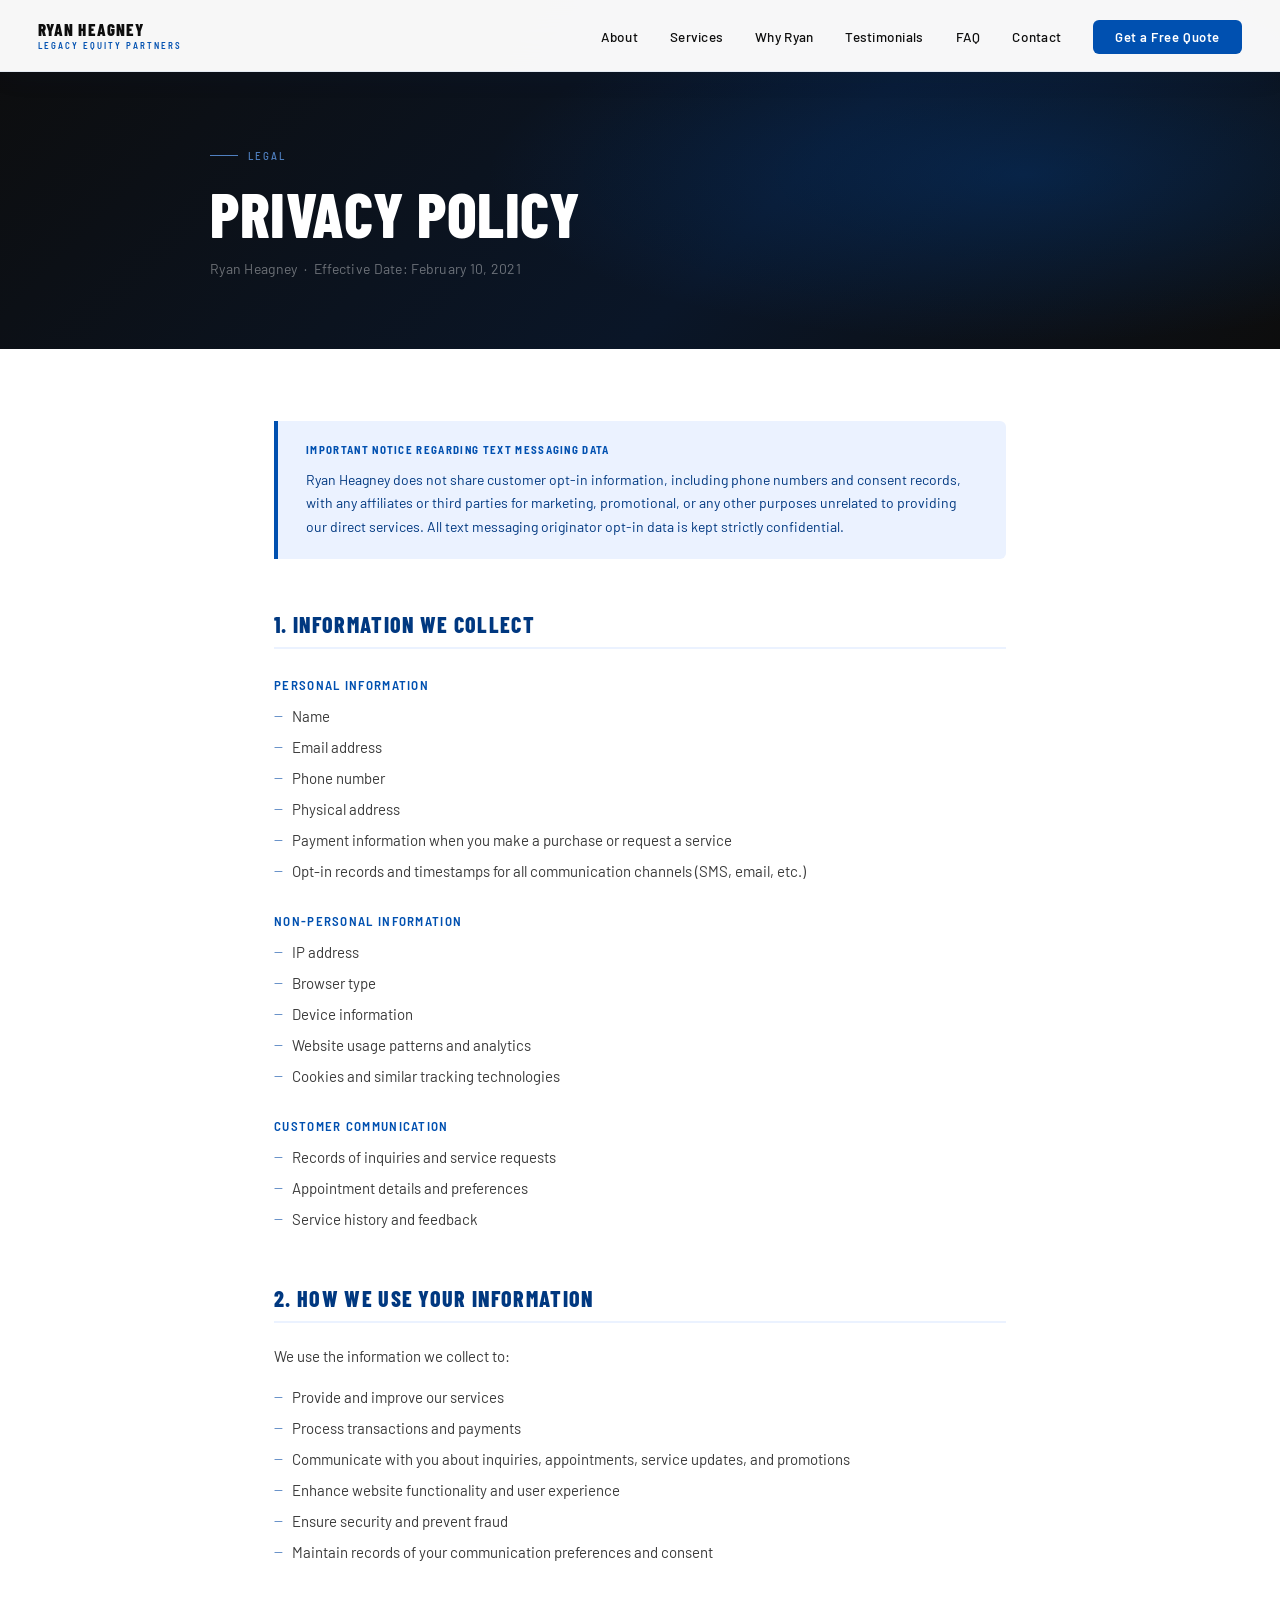
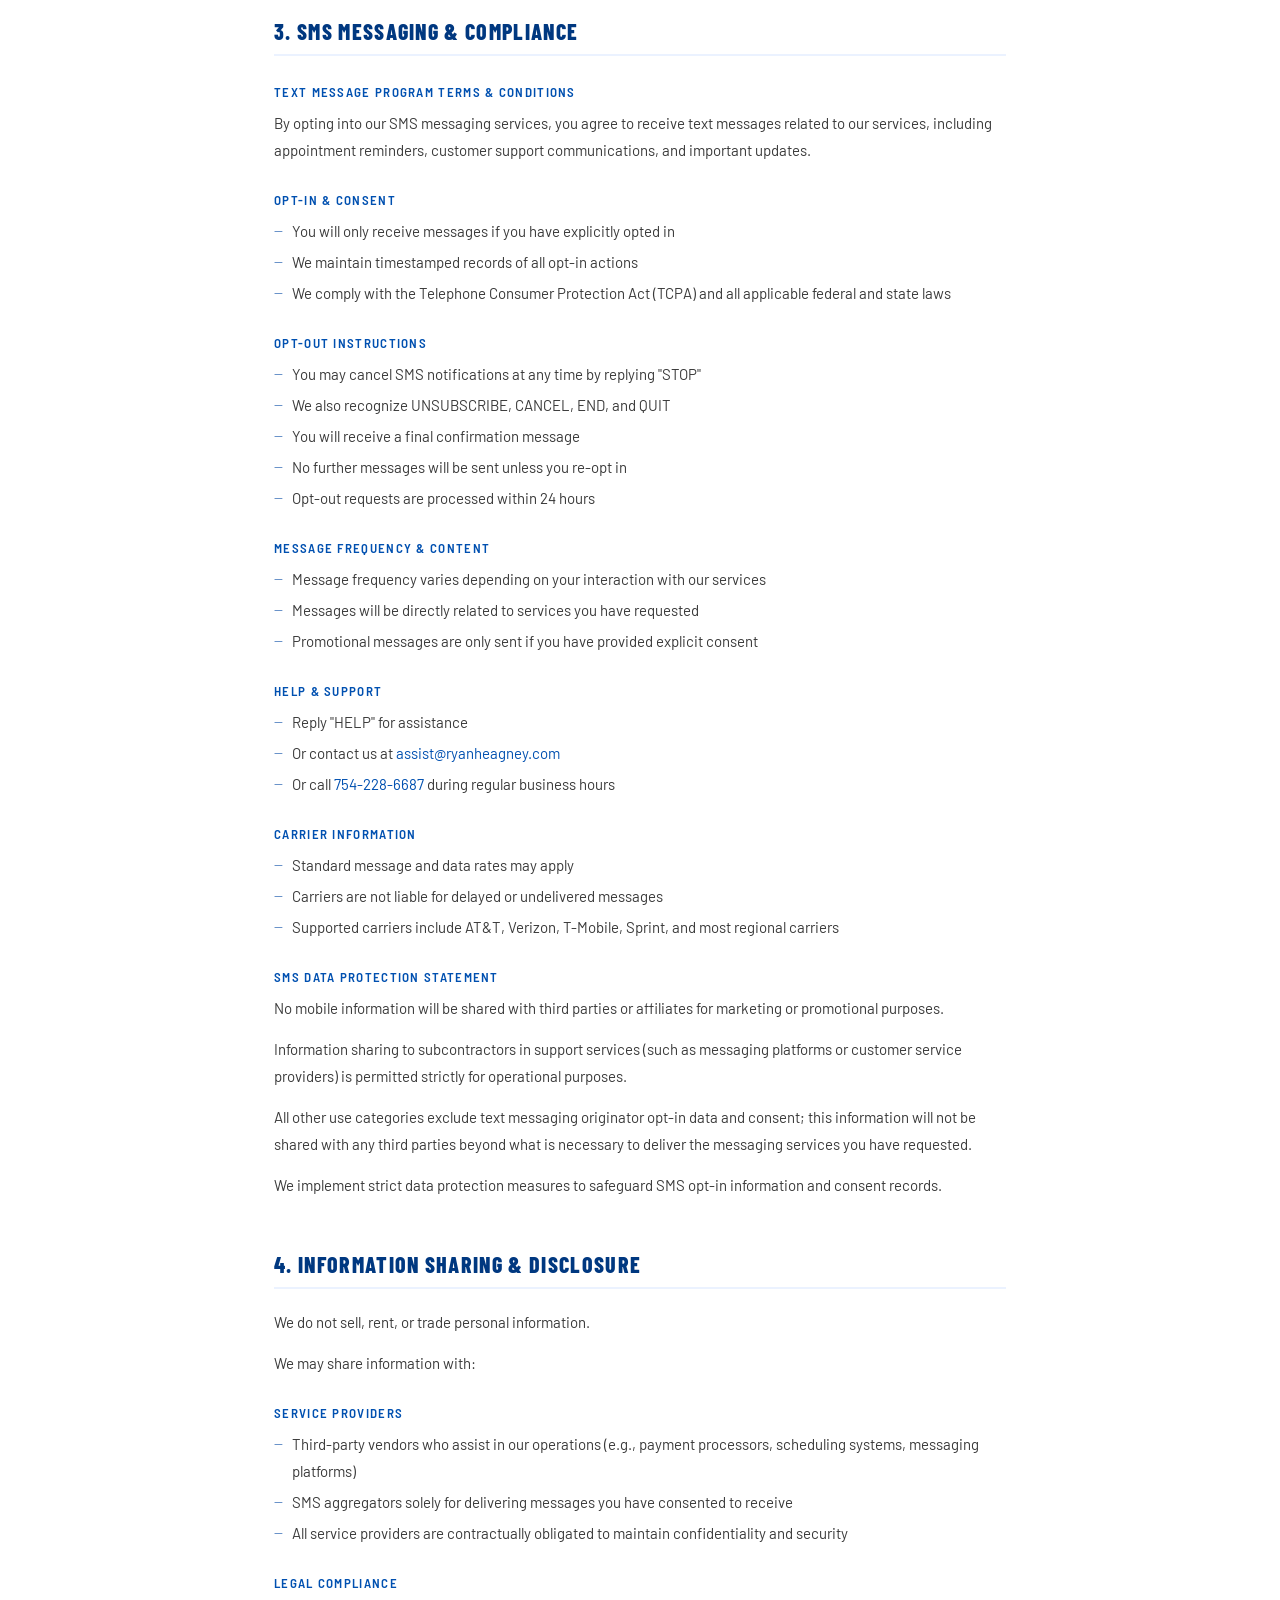
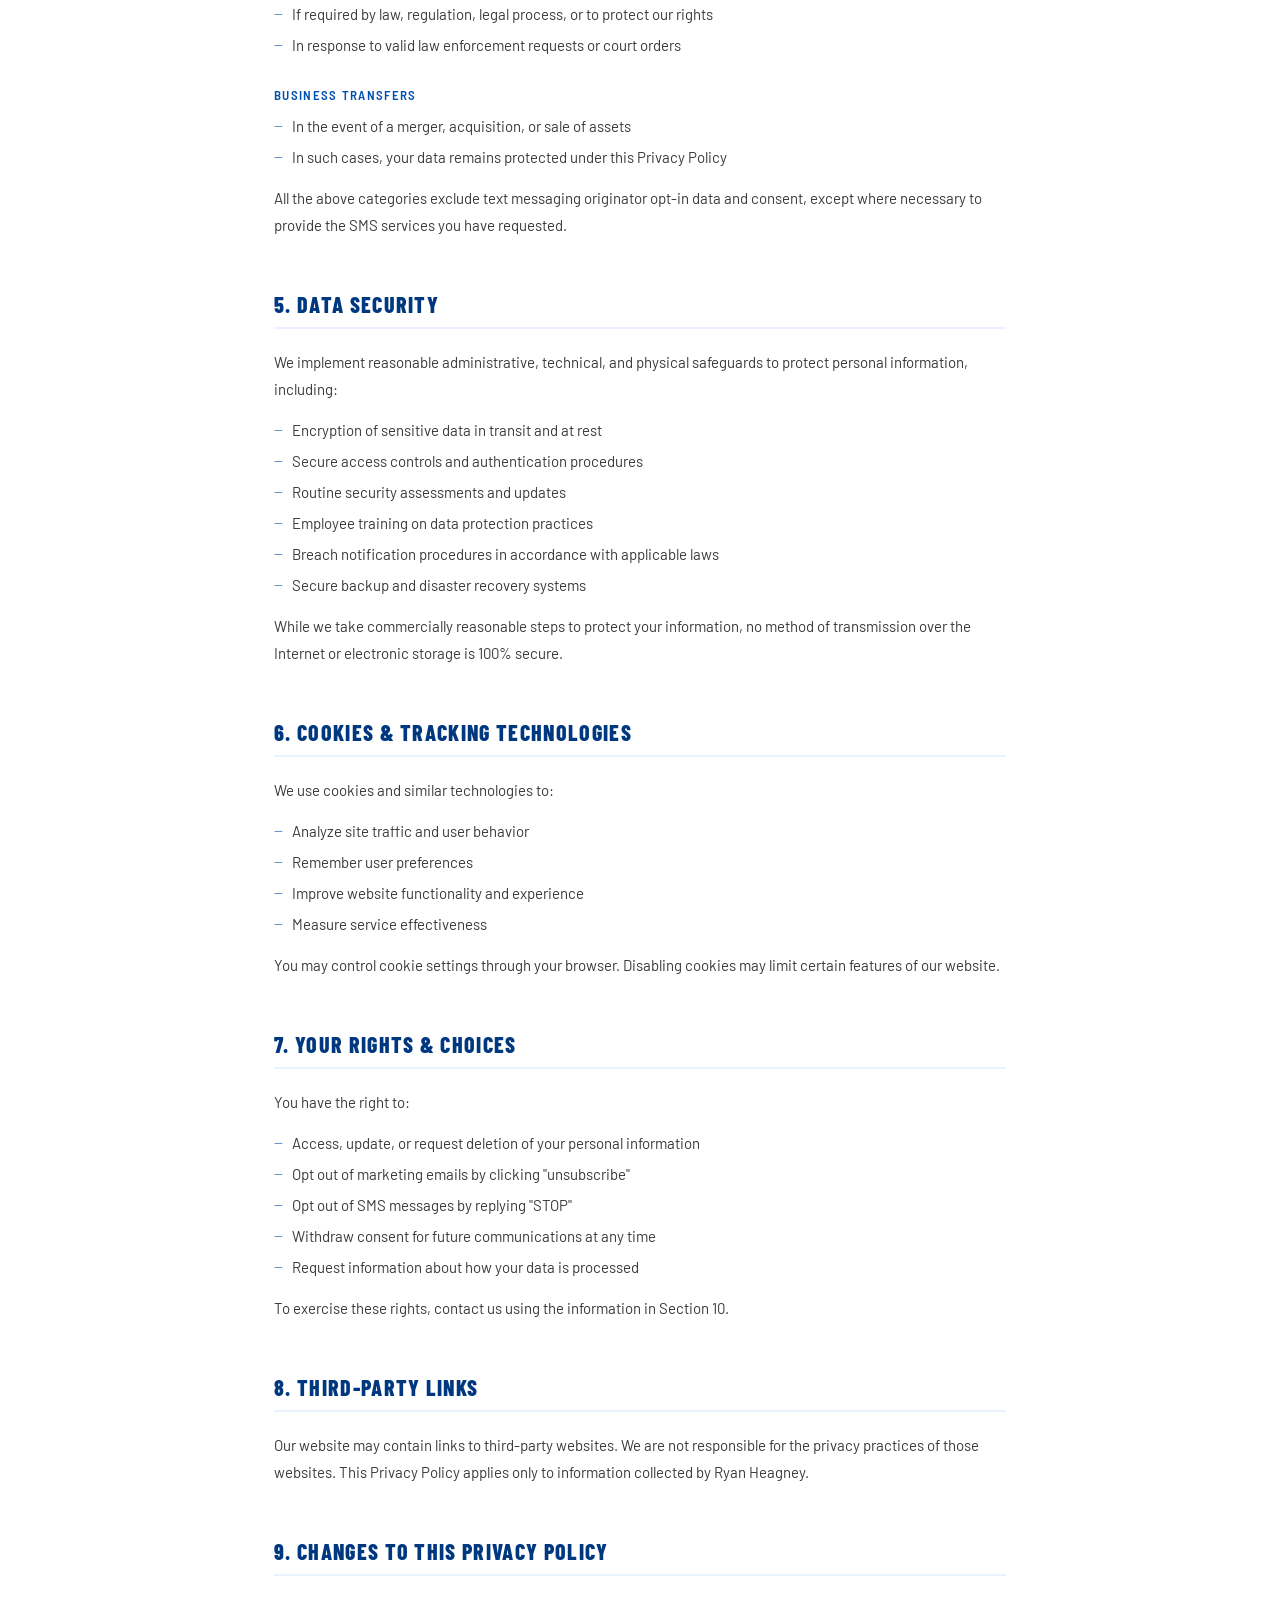
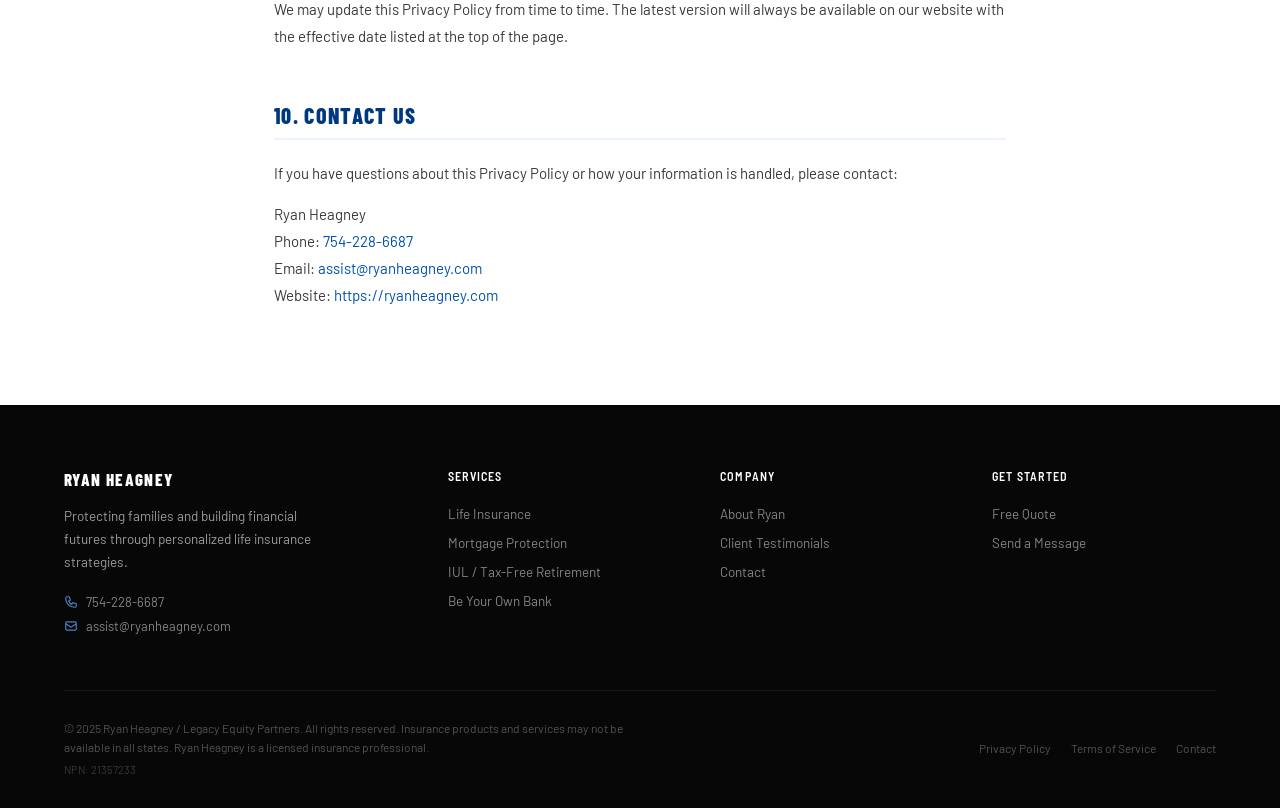
<file: privacy.html>
<!DOCTYPE html>
<html lang="en">
<head>
<meta charset="UTF-8">
<meta name="viewport" content="width=device-width, initial-scale=1.0">
<title>Privacy Policy | Ryan Heagney</title>
<meta name="description" content="Privacy Policy for Ryan Heagney / Legacy Equity Partners.">
<link rel="preconnect" href="https://fonts.googleapis.com">
<link rel="preconnect" href="https://fonts.gstatic.com" crossorigin>
<link href="https://fonts.googleapis.com/css2?family=Barlow+Condensed:wght@400;500;600;700;800;900&family=Barlow:wght@300;400;500;600;700&family=Barlow+Semi+Condensed:wght@400;500;600;700&display=swap" rel="stylesheet">
<style>
:root {
  --blue-primary: #0050B0;
  --blue-secondary: #5080C0;
  --blue-dark: #003880;
  --blue-light: #EBF2FF;
  --black: #0D0D0D;
  --white: #FFFFFF;
  --gray-light: #F5F7FB;
  --gray-mid: #E8ECF4;
  --gray-text: #6B7280;
  --gold: #C9A84C;
  --font-display: "Barlow Condensed", "Barlow Semi Condensed", sans-serif;
  --font-body: "Barlow", sans-serif;
  --font-mono: "Barlow Semi Condensed", sans-serif;
}

*, *::before, *::after { box-sizing: border-box; margin: 0; padding: 0; }
html { scroll-behavior: smooth; font-size: 16px; }
body {
  font-family: var(--font-body);
  color: var(--black);
  background: var(--white);
  overflow-x: hidden;
  -webkit-font-smoothing: antialiased;
}

/* ── NAVBAR ── */
nav {
  position: fixed; top: 0; left: 0; right: 0; z-index: 100;
  display: flex; align-items: center; justify-content: space-between;
  padding: 0 3%;
  height: 72px;
  background: rgba(255,255,255,0.97);
  backdrop-filter: blur(20px);
  border-bottom: 1px solid rgba(0,80,176,0.08);
  box-shadow: 0 4px 30px rgba(0,56,128,0.06);
}
.nav-logo {
  display: flex; align-items: center; gap: 12px; text-decoration: none;
}
.nav-logo-text { display: flex; flex-direction: column; line-height: 1; }
.nav-logo-name {
  font-family: var(--font-display); font-weight: 800; font-size: 17px;
  color: var(--black); letter-spacing: 0.06em; text-transform: uppercase;
}
.nav-logo-sub {
  font-family: var(--font-mono); font-size: 9px; font-weight: 600;
  color: var(--blue-primary); letter-spacing: 0.22em; text-transform: uppercase;
  margin-top: 3px;
}
.nav-links {
  display: flex; align-items: center; gap: 32px;
  list-style: none;
}
.nav-links a {
  font-size: 13.5px; font-weight: 500; color: var(--black);
  text-decoration: none; letter-spacing: 0.02em;
  transition: color 0.2s;
}
.nav-links a:hover { color: var(--blue-primary); }
.nav-cta {
  background: var(--blue-primary); color: var(--white) !important;
  padding: 9px 22px; border-radius: 6px;
  font-size: 13px !important; font-weight: 600 !important;
  transition: background 0.2s, transform 0.2s !important;
  letter-spacing: 0.04em !important;
}
.nav-cta:hover { background: var(--blue-dark) !important; transform: translateY(-1px) !important; }
.hamburger { display: none; flex-direction: column; gap: 5px; cursor: pointer; padding: 4px; }
.hamburger span { width: 24px; height: 2px; background: var(--black); border-radius: 2px; transition: all 0.3s; display: block; }
.mobile-menu {
  display: none; position: fixed; top: 72px; left: 0; right: 0;
  background: var(--white); border-bottom: 1px solid var(--gray-mid);
  padding: 20px 5% 28px; z-index: 99;
  box-shadow: 0 8px 30px rgba(0,0,0,0.08);
}
.mobile-menu.open { display: block; }
.mobile-menu a {
  display: block; padding: 12px 0; border-bottom: 1px solid var(--gray-mid);
  font-size: 15px; font-weight: 500; color: var(--black); text-decoration: none;
}
.mobile-menu a:last-child { border-bottom: none; }
.mobile-cta-wrap { margin-top: 16px; }
.mobile-cta-wrap a { border-bottom: none !important; }

/* ── PAGE HEADER ── */
.page-header {
  background: var(--black);
  padding: 140px 5% 72px;
  position: relative;
  overflow: hidden;
}
.page-header::before {
  content: "";
  position: absolute; inset: 0;
  background: radial-gradient(ellipse 70% 80% at 80% 50%, rgba(0,80,176,0.28) 0%, transparent 60%),
              linear-gradient(135deg, #0D0D0D 0%, #0a1628 60%, #0D0D0D 100%);
}
.page-header-inner {
  position: relative; z-index: 2;
  max-width: 860px; margin: 0 auto;
}
.page-header-eyebrow {
  display: inline-flex; align-items: center; gap: 10px;
  font-family: var(--font-mono); font-size: 11px; font-weight: 500;
  letter-spacing: 0.18em; text-transform: uppercase;
  color: var(--blue-secondary); margin-bottom: 20px;
}
.page-header-eyebrow::before {
  content: ""; width: 28px; height: 1px; background: var(--blue-secondary);
}
.page-header h1 {
  font-family: var(--font-display);
  font-size: clamp(38px, 5vw, 62px);
  font-weight: 800; line-height: 1.0;
  color: var(--white);
  text-transform: uppercase;
  letter-spacing: 0.01em;
  margin-bottom: 16px;
}
.page-header-meta {
  font-size: 14px; color: rgba(255,255,255,0.4);
  letter-spacing: 0.02em;
}

/* ── NOTICE BANNER ── */
.notice-banner {
  background: var(--blue-light);
  border-left: 4px solid var(--blue-primary);
  padding: 20px 28px;
  border-radius: 0 6px 6px 0;
  margin-bottom: 52px;
}
.notice-banner p {
  font-size: 14px;
  line-height: 1.7;
  color: var(--blue-dark);
}
.notice-banner p strong {
  display: block;
  font-family: var(--font-mono);
  font-size: 11px;
  font-weight: 700;
  letter-spacing: 0.12em;
  text-transform: uppercase;
  color: var(--blue-primary);
  margin-bottom: 8px;
}

/* ── CONTENT ── */
.content-wrap {
  max-width: 860px;
  margin: 0 auto;
  padding: 72px 5% 96px;
}

.tos-section {
  margin-bottom: 52px;
}
.tos-section:last-child {
  margin-bottom: 0;
}

.tos-section h2 {
  font-family: var(--font-display);
  font-size: 22px;
  font-weight: 800;
  text-transform: uppercase;
  letter-spacing: 0.06em;
  color: var(--blue-dark);
  margin-bottom: 20px;
  padding-bottom: 10px;
  border-bottom: 2px solid var(--blue-light);
}

.tos-section h3 {
  font-family: var(--font-mono);
  font-size: 13px;
  font-weight: 600;
  text-transform: uppercase;
  letter-spacing: 0.1em;
  color: var(--blue-primary);
  margin-bottom: 10px;
  margin-top: 28px;
}
.tos-section h3:first-child { margin-top: 0; }

.tos-section p {
  font-size: 15px;
  line-height: 1.8;
  color: #3a3a3a;
  margin-bottom: 14px;
}
.tos-section p:last-child { margin-bottom: 0; }

.tos-section ul {
  list-style: none;
  margin-bottom: 14px;
}
.tos-section ul li {
  font-size: 15px;
  line-height: 1.8;
  color: #3a3a3a;
  padding-left: 18px;
  position: relative;
  margin-bottom: 4px;
}
.tos-section ul li::before {
  content: "—";
  position: absolute;
  left: 0;
  color: var(--blue-secondary);
  font-size: 13px;
  top: 1px;
}
.tos-section ul:last-child { margin-bottom: 0; }

.tos-section a {
  color: var(--blue-primary);
  text-decoration: none;
}
.tos-section a:hover { text-decoration: underline; }

/* ── FOOTER ── */
footer {
  background: #070707; color: rgba(255,255,255,0.6);
  padding: 64px 5% 32px;
}
.footer-inner { max-width: 1400px; margin: 0 auto; }
.footer-top {
  display: grid; grid-template-columns: 1.5fr 1fr 1fr 1fr;
  gap: 48px; padding-bottom: 48px;
  border-bottom: 1px solid rgba(255,255,255,0.06);
}
.footer-logo { display: flex; align-items: center; gap: 10px; margin-bottom: 16px; }
.footer-logo-text { font-family: var(--font-display); font-size: 17px; font-weight: 800; color: var(--white); letter-spacing: 0.08em; text-transform: uppercase; }
.footer-tagline { font-size: 13.5px; line-height: 1.7; max-width: 260px; margin-bottom: 20px; }
.footer-contact-item {
  display: flex; align-items: center; gap: 8px;
  font-size: 13px; margin-bottom: 8px; color: rgba(255,255,255,0.5);
}
.footer-contact-item svg { width: 14px; height: 14px; color: var(--blue-secondary); flex-shrink: 0; }
.footer-col-title {
  font-size: 12px; font-weight: 600; letter-spacing: 0.1em;
  text-transform: uppercase; color: var(--white);
  margin-bottom: 20px; font-family: var(--font-mono);
}
.footer-links { list-style: none; display: flex; flex-direction: column; gap: 10px; }
.footer-links a { font-size: 13.5px; color: rgba(255,255,255,0.5); text-decoration: none; transition: color 0.2s; }
.footer-links a:hover { color: var(--white); }
.footer-bottom {
  display: flex; justify-content: space-between; align-items: center;
  padding-top: 28px; flex-wrap: wrap; gap: 16px;
}
.footer-copy { font-size: 12px; color: rgba(255,255,255,0.3); line-height: 1.6; max-width: 600px; }
.footer-legal-links { display: flex; gap: 20px; }
.footer-legal-links a {
  font-size: 12px; color: rgba(255,255,255,0.3);
  text-decoration: none; transition: color 0.2s;
}
.footer-legal-links a:hover { color: var(--white); }
.footer-npn { margin-top: 6px; font-size: 11px; color: rgba(255,255,255,0.2); }

/* ── RESPONSIVE ── */
@media (max-width: 768px) {
  .nav-links { display: none; }
  .hamburger { display: flex; }
  .footer-top { grid-template-columns: 1fr 1fr; }
  .footer-bottom { flex-direction: column; align-items: flex-start; }
}
@media (max-width: 480px) {
  .footer-top { grid-template-columns: 1fr; gap: 32px; }
  .content-wrap { padding: 52px 5% 72px; }
}
</style>
</head>
<body>

<nav id="navbar">
  <a class="nav-logo" href="/">
    <div class="nav-logo-text">
      <span class="nav-logo-name">Ryan Heagney</span>
      <span class="nav-logo-sub">Legacy Equity Partners</span>
    </div>
  </a>
  <ul class="nav-links">
    <li><a href="/#about">About</a></li>
    <li><a href="/#services">Services</a></li>
    <li><a href="/#why">Why Ryan</a></li>
    <li><a href="/#testimonials">Testimonials</a></li>
    <li><a href="/#faq">FAQ</a></li>
    <li><a href="contact.html">Contact</a></li>
    <li><a href="quote.html" class="nav-cta">Get a Free Quote</a></li>
  </ul>
  <div class="hamburger" onclick="toggleMenu()" id="hamburger">
    <span></span><span></span><span></span>
  </div>
</nav>
<div class="mobile-menu" id="mobileMenu">
  <a href="/#about">About</a>
  <a href="/#services">Services</a>
  <a href="/#why">Why Ryan</a>
  <a href="/#testimonials">Testimonials</a>
  <a href="/#faq">FAQ</a>
  <a href="contact.html">Contact</a>
  <div class="mobile-cta-wrap">
    <a href="quote.html" style="display:inline-block;background:var(--blue-primary);color:#fff;padding:11px 24px;border-radius:6px;font-size:14px;font-weight:600;text-decoration:none;">Get a Free Quote</a>
  </div>
</div>

<!-- PAGE HEADER -->
<div class="page-header">
  <div class="page-header-inner">
    <div class="page-header-eyebrow">Legal</div>
    <h1>Privacy Policy</h1>
    <div class="page-header-meta">Ryan Heagney &nbsp;·&nbsp; Effective Date: February 10, 2021</div>
  </div>
</div>

<!-- CONTENT -->
<div class="content-wrap">

  <div class="notice-banner">
    <p>
      <strong>Important Notice Regarding Text Messaging Data</strong>
      Ryan Heagney does not share customer opt-in information, including phone numbers and consent records, with any affiliates or third parties for marketing, promotional, or any other purposes unrelated to providing our direct services. All text messaging originator opt-in data is kept strictly confidential.
    </p>
  </div>

  <div class="tos-section">
    <h2>1. Information We Collect</h2>

    <h3>Personal Information</h3>
    <ul>
      <li>Name</li>
      <li>Email address</li>
      <li>Phone number</li>
      <li>Physical address</li>
      <li>Payment information when you make a purchase or request a service</li>
      <li>Opt-in records and timestamps for all communication channels (SMS, email, etc.)</li>
    </ul>

    <h3>Non-Personal Information</h3>
    <ul>
      <li>IP address</li>
      <li>Browser type</li>
      <li>Device information</li>
      <li>Website usage patterns and analytics</li>
      <li>Cookies and similar tracking technologies</li>
    </ul>

    <h3>Customer Communication</h3>
    <ul>
      <li>Records of inquiries and service requests</li>
      <li>Appointment details and preferences</li>
      <li>Service history and feedback</li>
    </ul>
  </div>

  <div class="tos-section">
    <h2>2. How We Use Your Information</h2>
    <p>We use the information we collect to:</p>
    <ul>
      <li>Provide and improve our services</li>
      <li>Process transactions and payments</li>
      <li>Communicate with you about inquiries, appointments, service updates, and promotions</li>
      <li>Enhance website functionality and user experience</li>
      <li>Ensure security and prevent fraud</li>
      <li>Maintain records of your communication preferences and consent</li>
    </ul>
  </div>

  <div class="tos-section">
    <h2>3. SMS Messaging &amp; Compliance</h2>

    <h3>Text Message Program Terms &amp; Conditions</h3>
    <p>By opting into our SMS messaging services, you agree to receive text messages related to our services, including appointment reminders, customer support communications, and important updates.</p>

    <h3>Opt-In &amp; Consent</h3>
    <ul>
      <li>You will only receive messages if you have explicitly opted in</li>
      <li>We maintain timestamped records of all opt-in actions</li>
      <li>We comply with the Telephone Consumer Protection Act (TCPA) and all applicable federal and state laws</li>
    </ul>

    <h3>Opt-Out Instructions</h3>
    <ul>
      <li>You may cancel SMS notifications at any time by replying "STOP"</li>
      <li>We also recognize UNSUBSCRIBE, CANCEL, END, and QUIT</li>
      <li>You will receive a final confirmation message</li>
      <li>No further messages will be sent unless you re-opt in</li>
      <li>Opt-out requests are processed within 24 hours</li>
    </ul>

    <h3>Message Frequency &amp; Content</h3>
    <ul>
      <li>Message frequency varies depending on your interaction with our services</li>
      <li>Messages will be directly related to services you have requested</li>
      <li>Promotional messages are only sent if you have provided explicit consent</li>
    </ul>

    <h3>Help &amp; Support</h3>
    <ul>
      <li>Reply "HELP" for assistance</li>
      <li>Or contact us at <a href="mailto:assist@ryanheagney.com">assist@ryanheagney.com</a></li>
      <li>Or call <a href="tel:7542286687">754-228-6687</a> during regular business hours</li>
    </ul>

    <h3>Carrier Information</h3>
    <ul>
      <li>Standard message and data rates may apply</li>
      <li>Carriers are not liable for delayed or undelivered messages</li>
      <li>Supported carriers include AT&amp;T, Verizon, T-Mobile, Sprint, and most regional carriers</li>
    </ul>

    <h3>SMS Data Protection Statement</h3>
    <p>No mobile information will be shared with third parties or affiliates for marketing or promotional purposes.</p>
    <p>Information sharing to subcontractors in support services (such as messaging platforms or customer service providers) is permitted strictly for operational purposes.</p>
    <p>All other use categories exclude text messaging originator opt-in data and consent; this information will not be shared with any third parties beyond what is necessary to deliver the messaging services you have requested.</p>
    <p>We implement strict data protection measures to safeguard SMS opt-in information and consent records.</p>
  </div>

  <div class="tos-section">
    <h2>4. Information Sharing &amp; Disclosure</h2>
    <p>We do not sell, rent, or trade personal information.</p>
    <p>We may share information with:</p>

    <h3>Service Providers</h3>
    <ul>
      <li>Third-party vendors who assist in our operations (e.g., payment processors, scheduling systems, messaging platforms)</li>
      <li>SMS aggregators solely for delivering messages you have consented to receive</li>
      <li>All service providers are contractually obligated to maintain confidentiality and security</li>
    </ul>

    <h3>Legal Compliance</h3>
    <ul>
      <li>If required by law, regulation, legal process, or to protect our rights</li>
      <li>In response to valid law enforcement requests or court orders</li>
    </ul>

    <h3>Business Transfers</h3>
    <ul>
      <li>In the event of a merger, acquisition, or sale of assets</li>
      <li>In such cases, your data remains protected under this Privacy Policy</li>
    </ul>

    <p>All the above categories exclude text messaging originator opt-in data and consent, except where necessary to provide the SMS services you have requested.</p>
  </div>

  <div class="tos-section">
    <h2>5. Data Security</h2>
    <p>We implement reasonable administrative, technical, and physical safeguards to protect personal information, including:</p>
    <ul>
      <li>Encryption of sensitive data in transit and at rest</li>
      <li>Secure access controls and authentication procedures</li>
      <li>Routine security assessments and updates</li>
      <li>Employee training on data protection practices</li>
      <li>Breach notification procedures in accordance with applicable laws</li>
      <li>Secure backup and disaster recovery systems</li>
    </ul>
    <p>While we take commercially reasonable steps to protect your information, no method of transmission over the Internet or electronic storage is 100% secure.</p>
  </div>

  <div class="tos-section">
    <h2>6. Cookies &amp; Tracking Technologies</h2>
    <p>We use cookies and similar technologies to:</p>
    <ul>
      <li>Analyze site traffic and user behavior</li>
      <li>Remember user preferences</li>
      <li>Improve website functionality and experience</li>
      <li>Measure service effectiveness</li>
    </ul>
    <p>You may control cookie settings through your browser. Disabling cookies may limit certain features of our website.</p>
  </div>

  <div class="tos-section">
    <h2>7. Your Rights &amp; Choices</h2>
    <p>You have the right to:</p>
    <ul>
      <li>Access, update, or request deletion of your personal information</li>
      <li>Opt out of marketing emails by clicking "unsubscribe"</li>
      <li>Opt out of SMS messages by replying "STOP"</li>
      <li>Withdraw consent for future communications at any time</li>
      <li>Request information about how your data is processed</li>
    </ul>
    <p>To exercise these rights, contact us using the information in Section 10.</p>
  </div>

  <div class="tos-section">
    <h2>8. Third-Party Links</h2>
    <p>Our website may contain links to third-party websites. We are not responsible for the privacy practices of those websites. This Privacy Policy applies only to information collected by Ryan Heagney.</p>
  </div>

  <div class="tos-section">
    <h2>9. Changes to This Privacy Policy</h2>
    <p>We may update this Privacy Policy from time to time. The latest version will always be available on our website with the effective date listed at the top of the page.</p>
  </div>

  <div class="tos-section">
    <h2>10. Contact Us</h2>
    <p>If you have questions about this Privacy Policy or how your information is handled, please contact:</p>
    <p>Ryan Heagney<br>
    Phone: <a href="tel:7542286687">754-228-6687</a><br>
    Email: <a href="mailto:assist@ryanheagney.com">assist@ryanheagney.com</a><br>
    Website: <a href="https://ryanheagney.com">https://ryanheagney.com</a></p>
  </div>

</div>

<!-- FOOTER -->
<footer>
  <div class="footer-inner">
    <div class="footer-top">
      <div>
        <div class="footer-logo">
          <span class="footer-logo-text">Ryan Heagney</span>
        </div>
        <p class="footer-tagline">Protecting families and building financial futures through personalized life insurance strategies.</p>
        <div class="footer-contact-item">
          <svg xmlns="http://www.w3.org/2000/svg" fill="none" viewBox="0 0 24 24" stroke="currentColor" stroke-width="2"><path stroke-linecap="round" stroke-linejoin="round" d="M3 5a2 2 0 012-2h3.28a1 1 0 01.948.684l1.498 4.493a1 1 0 01-.502 1.21l-2.257 1.13a11.042 11.042 0 005.516 5.516l1.13-2.257a1 1 0 011.21-.502l4.493 1.498a1 1 0 01.684.949V19a2 2 0 01-2 2h-1C9.716 21 3 14.284 3 6V5z"/></svg>
          754-228-6687
        </div>
        <div class="footer-contact-item">
          <svg xmlns="http://www.w3.org/2000/svg" fill="none" viewBox="0 0 24 24" stroke="currentColor" stroke-width="2"><path stroke-linecap="round" stroke-linejoin="round" d="M3 8l7.89 5.26a2 2 0 002.22 0L21 8M5 19h14a2 2 0 002-2V7a2 2 0 00-2-2H5a2 2 0 00-2 2v10a2 2 0 002 2z"/></svg>
          assist@ryanheagney.com
        </div>
      </div>
      <div>
        <div class="footer-col-title">Services</div>
        <ul class="footer-links">
          <li><a href="services.html#life">Life Insurance</a></li>
          <li><a href="services.html#mortgage">Mortgage Protection</a></li>
          <li><a href="services.html#iul">IUL / Tax-Free Retirement</a></li>
          <li><a href="services.html#bank">Be Your Own Bank</a></li>
        </ul>
      </div>
      <div>
        <div class="footer-col-title">Company</div>
        <ul class="footer-links">
          <li><a href="about.html">About Ryan</a></li>
          <li><a href="testimonials.html">Client Testimonials</a></li>
          <li><a href="contact.html">Contact</a></li>
        </ul>
      </div>
      <div>
        <div class="footer-col-title">Get Started</div>
        <ul class="footer-links">
          <li><a href="quote.html">Free Quote</a></li>
          <li><a href="contact.html">Send a Message</a></li>
        </ul>
      </div>
    </div>
    <div class="footer-bottom">
      <div>
        <div class="footer-copy">
          © 2025 Ryan Heagney / Legacy Equity Partners. All rights reserved. Insurance products and services may not be available in all states. Ryan Heagney is a licensed insurance professional.
        </div>
        <div class="footer-npn">NPN: 21357233</div>
      </div>
      <div class="footer-legal-links">
        <a href="privacy.html">Privacy Policy</a>
        <a href="terms.html">Terms of Service</a>
        <a href="contact.html">Contact</a>
      </div>
    </div>
  </div>
</footer>

<script>
function toggleMenu() {
  document.getElementById("mobileMenu").classList.toggle("open");
}
</script>
</body>
</html>
</file>
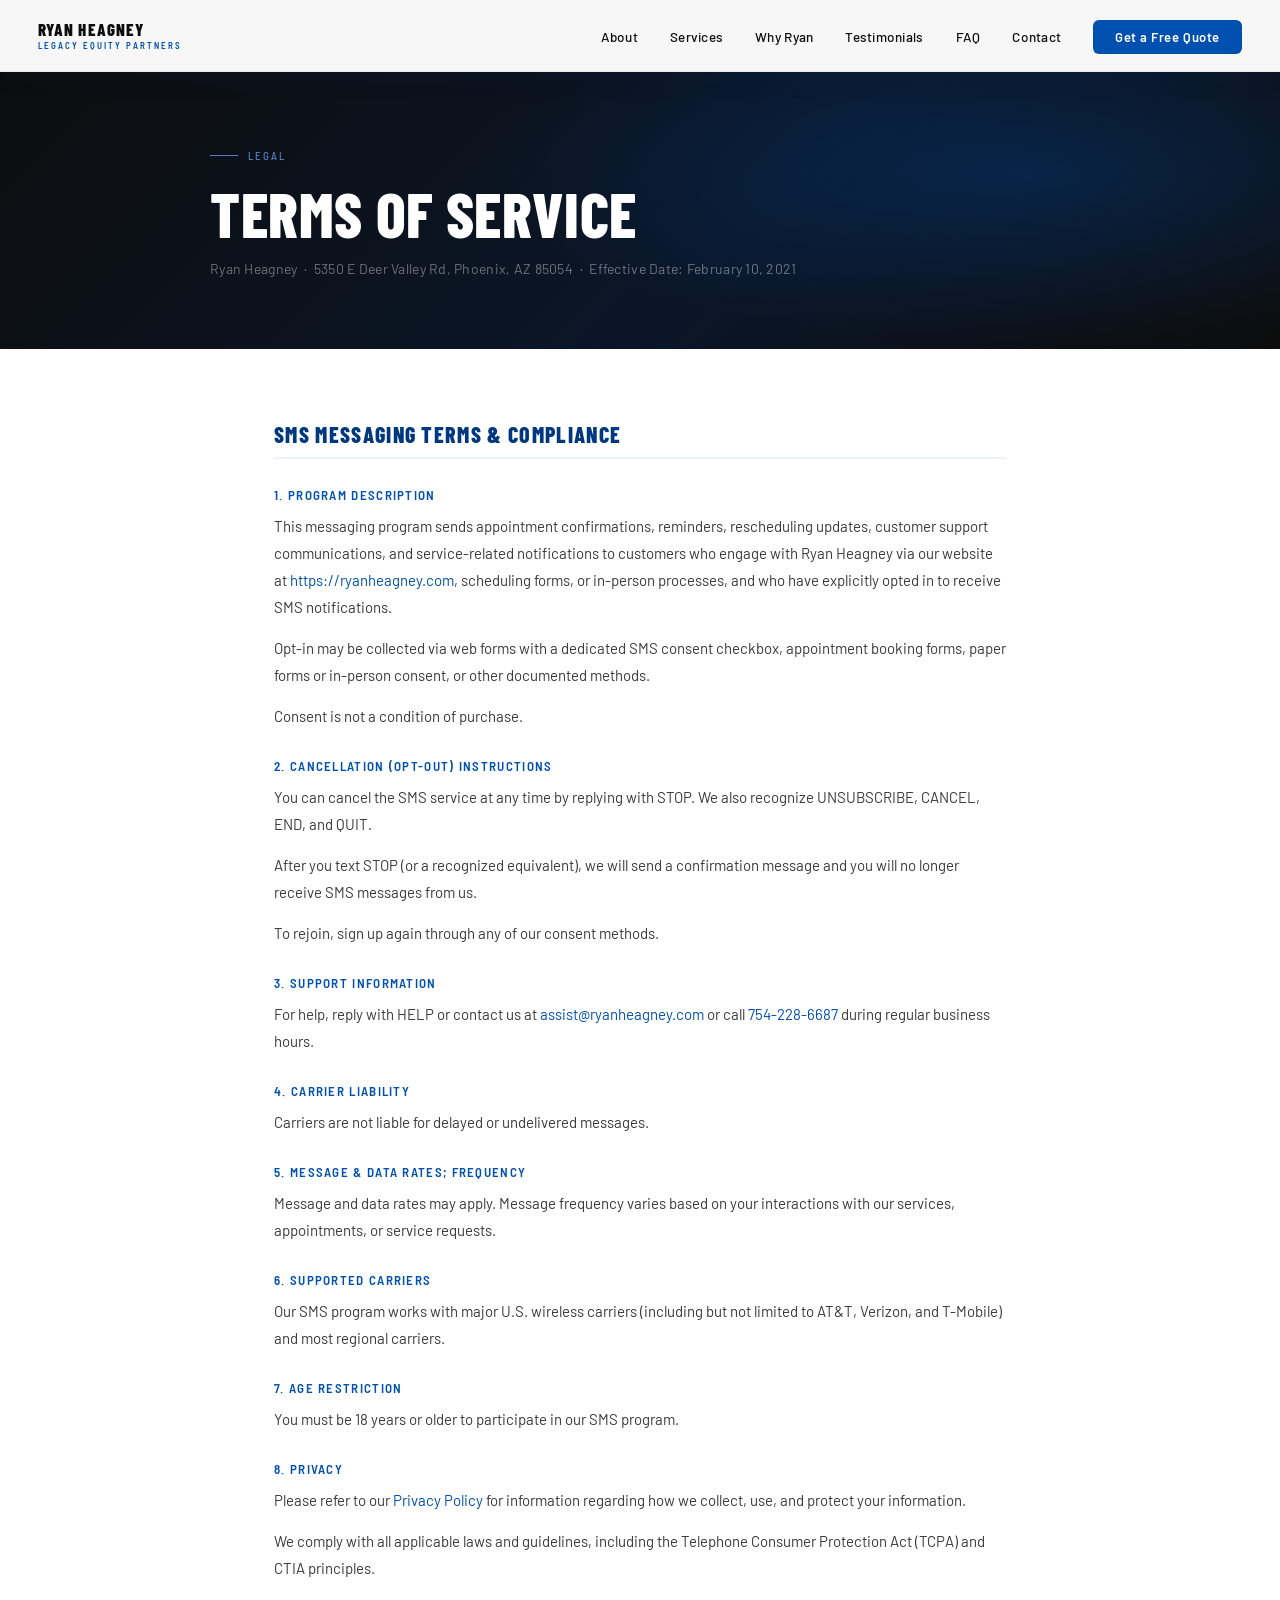
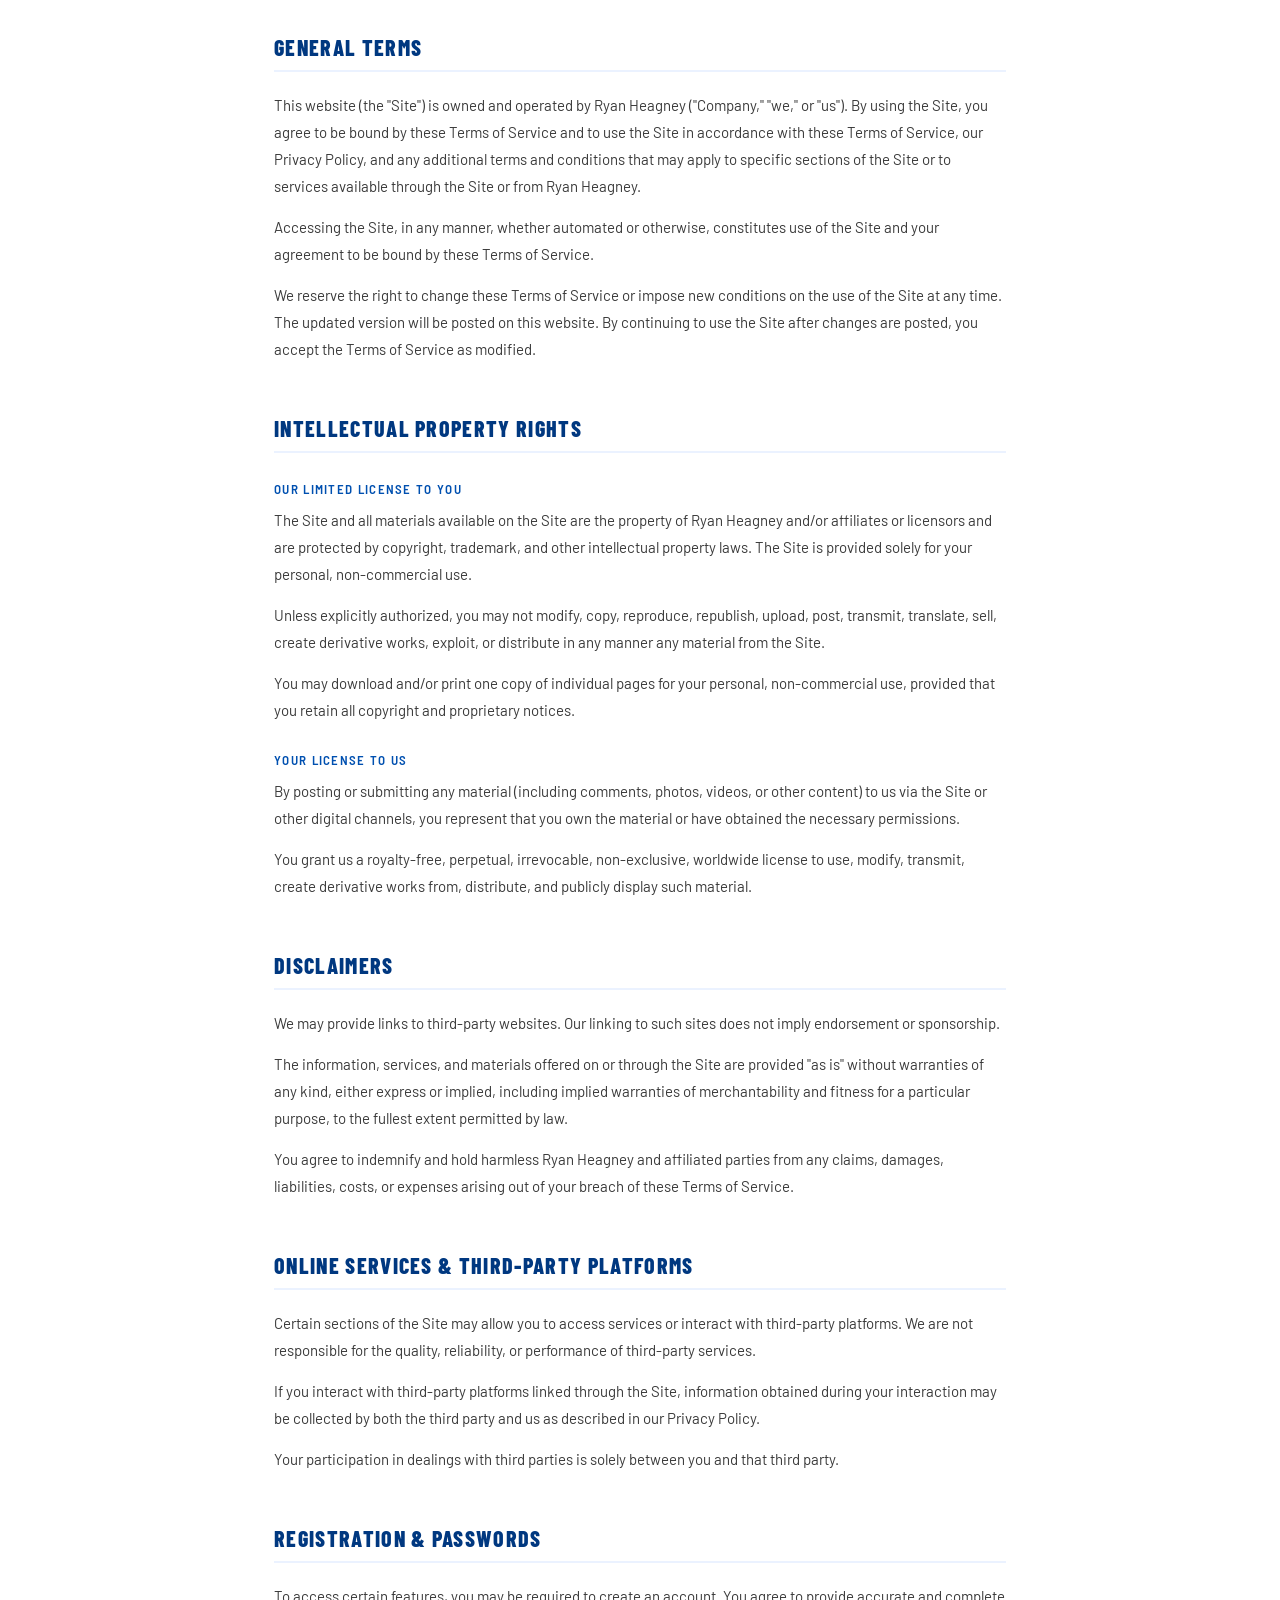
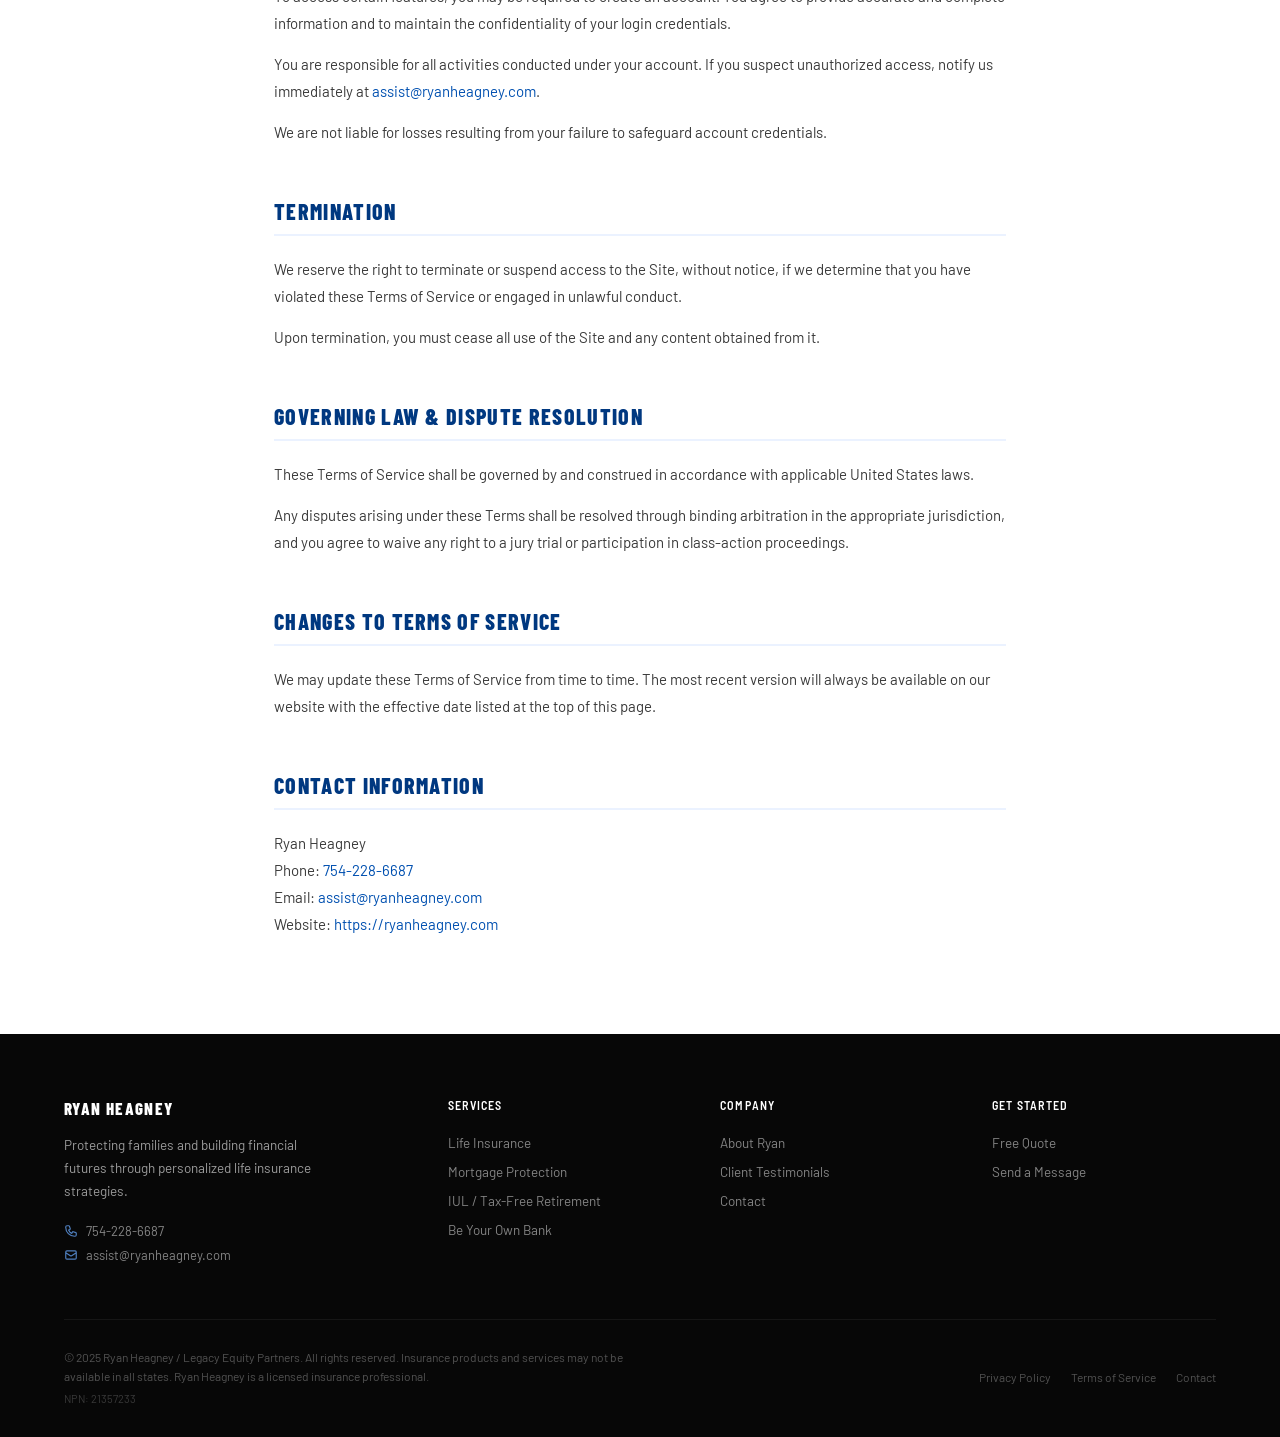
<file: terms.html>
<!DOCTYPE html>
<html lang="en">
<head>
<meta charset="UTF-8">
<meta name="viewport" content="width=device-width, initial-scale=1.0">
<title>Terms of Service | Ryan Heagney</title>
<meta name="description" content="Terms of Service for Ryan Heagney / Legacy Equity Partners.">
<link rel="preconnect" href="https://fonts.googleapis.com">
<link rel="preconnect" href="https://fonts.gstatic.com" crossorigin>
<link href="https://fonts.googleapis.com/css2?family=Barlow+Condensed:wght@400;500;600;700;800;900&family=Barlow:wght@300;400;500;600;700&family=Barlow+Semi+Condensed:wght@400;500;600;700&display=swap" rel="stylesheet">
<style>
:root {
  --blue-primary: #0050B0;
  --blue-secondary: #5080C0;
  --blue-dark: #003880;
  --blue-light: #EBF2FF;
  --black: #0D0D0D;
  --white: #FFFFFF;
  --gray-light: #F5F7FB;
  --gray-mid: #E8ECF4;
  --gray-text: #6B7280;
  --gold: #C9A84C;
  --font-display: "Barlow Condensed", "Barlow Semi Condensed", sans-serif;
  --font-body: "Barlow", sans-serif;
  --font-mono: "Barlow Semi Condensed", sans-serif;
}

*, *::before, *::after { box-sizing: border-box; margin: 0; padding: 0; }
html { scroll-behavior: smooth; font-size: 16px; }
body {
  font-family: var(--font-body);
  color: var(--black);
  background: var(--white);
  overflow-x: hidden;
  -webkit-font-smoothing: antialiased;
}

/* ── NAVBAR ── */
nav {
  position: fixed; top: 0; left: 0; right: 0; z-index: 100;
  display: flex; align-items: center; justify-content: space-between;
  padding: 0 3%;
  height: 72px;
  background: rgba(255,255,255,0.97);
  backdrop-filter: blur(20px);
  border-bottom: 1px solid rgba(0,80,176,0.08);
  box-shadow: 0 4px 30px rgba(0,56,128,0.06);
}
.nav-logo {
  display: flex; align-items: center; gap: 12px; text-decoration: none;
}
.nav-logo-text { display: flex; flex-direction: column; line-height: 1; }
.nav-logo-name {
  font-family: var(--font-display); font-weight: 800; font-size: 17px;
  color: var(--black); letter-spacing: 0.06em; text-transform: uppercase;
}
.nav-logo-sub {
  font-family: var(--font-mono); font-size: 9px; font-weight: 600;
  color: var(--blue-primary); letter-spacing: 0.22em; text-transform: uppercase;
  margin-top: 3px;
}
.nav-links {
  display: flex; align-items: center; gap: 32px;
  list-style: none;
}
.nav-links a {
  font-size: 13.5px; font-weight: 500; color: var(--black);
  text-decoration: none; letter-spacing: 0.02em;
  transition: color 0.2s;
}
.nav-links a:hover { color: var(--blue-primary); }
.nav-cta {
  background: var(--blue-primary); color: var(--white) !important;
  padding: 9px 22px; border-radius: 6px;
  font-size: 13px !important; font-weight: 600 !important;
  transition: background 0.2s, transform 0.2s !important;
  letter-spacing: 0.04em !important;
}
.nav-cta:hover { background: var(--blue-dark) !important; transform: translateY(-1px) !important; }
.hamburger { display: none; flex-direction: column; gap: 5px; cursor: pointer; padding: 4px; }
.hamburger span { width: 24px; height: 2px; background: var(--black); border-radius: 2px; transition: all 0.3s; display: block; }
.mobile-menu {
  display: none; position: fixed; top: 72px; left: 0; right: 0;
  background: var(--white); border-bottom: 1px solid var(--gray-mid);
  padding: 20px 5% 28px; z-index: 99;
  box-shadow: 0 8px 30px rgba(0,0,0,0.08);
}
.mobile-menu.open { display: block; }
.mobile-menu a {
  display: block; padding: 12px 0; border-bottom: 1px solid var(--gray-mid);
  font-size: 15px; font-weight: 500; color: var(--black); text-decoration: none;
}
.mobile-menu a:last-child { border-bottom: none; }
.mobile-cta-wrap { margin-top: 16px; }
.mobile-cta-wrap a { border-bottom: none !important; }

/* ── PAGE HEADER ── */
.page-header {
  background: var(--black);
  padding: 140px 5% 72px;
  position: relative;
  overflow: hidden;
}
.page-header::before {
  content: "";
  position: absolute; inset: 0;
  background: radial-gradient(ellipse 70% 80% at 80% 50%, rgba(0,80,176,0.28) 0%, transparent 60%),
              linear-gradient(135deg, #0D0D0D 0%, #0a1628 60%, #0D0D0D 100%);
}
.page-header-inner {
  position: relative; z-index: 2;
  max-width: 860px; margin: 0 auto;
}
.page-header-eyebrow {
  display: inline-flex; align-items: center; gap: 10px;
  font-family: var(--font-mono); font-size: 11px; font-weight: 500;
  letter-spacing: 0.18em; text-transform: uppercase;
  color: var(--blue-secondary); margin-bottom: 20px;
}
.page-header-eyebrow::before {
  content: ""; width: 28px; height: 1px; background: var(--blue-secondary);
}
.page-header h1 {
  font-family: var(--font-display);
  font-size: clamp(38px, 5vw, 62px);
  font-weight: 800; line-height: 1.0;
  color: var(--white);
  text-transform: uppercase;
  letter-spacing: 0.01em;
  margin-bottom: 16px;
}
.page-header-meta {
  font-size: 14px; color: rgba(255,255,255,0.4);
  letter-spacing: 0.02em;
}

/* ── CONTENT ── */
.content-wrap {
  max-width: 860px;
  margin: 0 auto;
  padding: 72px 5% 96px;
}

.tos-section {
  margin-bottom: 52px;
}
.tos-section:last-child {
  margin-bottom: 0;
}

.tos-section h2 {
  font-family: var(--font-display);
  font-size: 22px;
  font-weight: 800;
  text-transform: uppercase;
  letter-spacing: 0.06em;
  color: var(--blue-dark);
  margin-bottom: 20px;
  padding-bottom: 10px;
  border-bottom: 2px solid var(--blue-light);
}

.tos-section h3 {
  font-family: var(--font-mono);
  font-size: 13px;
  font-weight: 600;
  text-transform: uppercase;
  letter-spacing: 0.1em;
  color: var(--blue-primary);
  margin-bottom: 10px;
  margin-top: 28px;
}
.tos-section h3:first-child { margin-top: 0; }

.tos-section p {
  font-size: 15px;
  line-height: 1.8;
  color: #3a3a3a;
  margin-bottom: 14px;
}
.tos-section p:last-child { margin-bottom: 0; }

.tos-section a {
  color: var(--blue-primary);
  text-decoration: none;
}
.tos-section a:hover { text-decoration: underline; }

/* ── FOOTER ── */
footer {
  background: #070707; color: rgba(255,255,255,0.6);
  padding: 64px 5% 32px;
}
.footer-inner { max-width: 1400px; margin: 0 auto; }
.footer-top {
  display: grid; grid-template-columns: 1.5fr 1fr 1fr 1fr;
  gap: 48px; padding-bottom: 48px;
  border-bottom: 1px solid rgba(255,255,255,0.06);
}
.footer-logo { display: flex; align-items: center; gap: 10px; margin-bottom: 16px; }
.footer-logo-text { font-family: var(--font-display); font-size: 17px; font-weight: 800; color: var(--white); letter-spacing: 0.08em; text-transform: uppercase; }
.footer-tagline { font-size: 13.5px; line-height: 1.7; max-width: 260px; margin-bottom: 20px; }
.footer-contact-item {
  display: flex; align-items: center; gap: 8px;
  font-size: 13px; margin-bottom: 8px; color: rgba(255,255,255,0.5);
}
.footer-contact-item svg { width: 14px; height: 14px; color: var(--blue-secondary); flex-shrink: 0; }
.footer-col-title {
  font-size: 12px; font-weight: 600; letter-spacing: 0.1em;
  text-transform: uppercase; color: var(--white);
  margin-bottom: 20px; font-family: var(--font-mono);
}
.footer-links { list-style: none; display: flex; flex-direction: column; gap: 10px; }
.footer-links a { font-size: 13.5px; color: rgba(255,255,255,0.5); text-decoration: none; transition: color 0.2s; }
.footer-links a:hover { color: var(--white); }
.footer-bottom {
  display: flex; justify-content: space-between; align-items: center;
  padding-top: 28px; flex-wrap: wrap; gap: 16px;
}
.footer-copy { font-size: 12px; color: rgba(255,255,255,0.3); line-height: 1.6; max-width: 600px; }
.footer-legal-links { display: flex; gap: 20px; }
.footer-legal-links a {
  font-size: 12px; color: rgba(255,255,255,0.3);
  text-decoration: none; transition: color 0.2s;
}
.footer-legal-links a:hover { color: var(--white); }
.footer-npn { margin-top: 6px; font-size: 11px; color: rgba(255,255,255,0.2); }

/* ── RESPONSIVE ── */
@media (max-width: 768px) {
  .nav-links { display: none; }
  .hamburger { display: flex; }
  .footer-top { grid-template-columns: 1fr 1fr; }
  .footer-bottom { flex-direction: column; align-items: flex-start; }
}
@media (max-width: 480px) {
  .footer-top { grid-template-columns: 1fr; gap: 32px; }
  .content-wrap { padding: 52px 5% 72px; }
}
</style>
</head>
<body>

<nav id="navbar">
  <a class="nav-logo" href="/">
    <div class="nav-logo-text">
      <span class="nav-logo-name">Ryan Heagney</span>
      <span class="nav-logo-sub">Legacy Equity Partners</span>
    </div>
  </a>
  <ul class="nav-links">
    <li><a href="/#about">About</a></li>
    <li><a href="/#services">Services</a></li>
    <li><a href="/#why">Why Ryan</a></li>
    <li><a href="/#testimonials">Testimonials</a></li>
    <li><a href="/#faq">FAQ</a></li>
    <li><a href="contact.html">Contact</a></li>
    <li><a href="quote.html" class="nav-cta">Get a Free Quote</a></li>
  </ul>
  <div class="hamburger" onclick="toggleMenu()" id="hamburger">
    <span></span><span></span><span></span>
  </div>
</nav>
<div class="mobile-menu" id="mobileMenu">
  <a href="/#about">About</a>
  <a href="/#services">Services</a>
  <a href="/#why">Why Ryan</a>
  <a href="/#testimonials">Testimonials</a>
  <a href="/#faq">FAQ</a>
  <a href="contact.html">Contact</a>
  <div class="mobile-cta-wrap">
    <a href="quote.html" style="display:inline-block;background:var(--blue-primary);color:#fff;padding:11px 24px;border-radius:6px;font-size:14px;font-weight:600;text-decoration:none;">Get a Free Quote</a>
  </div>
</div>

<!-- PAGE HEADER -->
<div class="page-header">
  <div class="page-header-inner">
    <div class="page-header-eyebrow">Legal</div>
    <h1>Terms of Service</h1>
    <div class="page-header-meta">Ryan Heagney &nbsp;·&nbsp; 5350 E Deer Valley Rd, Phoenix, AZ 85054 &nbsp;·&nbsp; Effective Date: February 10, 2021</div>
  </div>
</div>

<!-- CONTENT -->
<div class="content-wrap">

  <div class="tos-section">
    <h2>SMS Messaging Terms &amp; Compliance</h2>

    <h3>1. Program Description</h3>
    <p>This messaging program sends appointment confirmations, reminders, rescheduling updates, customer support communications, and service-related notifications to customers who engage with Ryan Heagney via our website at <a href="https://ryanheagney.com">https://ryanheagney.com</a>, scheduling forms, or in-person processes, and who have explicitly opted in to receive SMS notifications.</p>
    <p>Opt-in may be collected via web forms with a dedicated SMS consent checkbox, appointment booking forms, paper forms or in-person consent, or other documented methods.</p>
    <p>Consent is not a condition of purchase.</p>

    <h3>2. Cancellation (Opt-Out) Instructions</h3>
    <p>You can cancel the SMS service at any time by replying with STOP. We also recognize UNSUBSCRIBE, CANCEL, END, and QUIT.</p>
    <p>After you text STOP (or a recognized equivalent), we will send a confirmation message and you will no longer receive SMS messages from us.</p>
    <p>To rejoin, sign up again through any of our consent methods.</p>

    <h3>3. Support Information</h3>
    <p>For help, reply with HELP or contact us at <a href="mailto:assist@ryanheagney.com">assist@ryanheagney.com</a> or call <a href="tel:7542286687">754-228-6687</a> during regular business hours.</p>

    <h3>4. Carrier Liability</h3>
    <p>Carriers are not liable for delayed or undelivered messages.</p>

    <h3>5. Message &amp; Data Rates; Frequency</h3>
    <p>Message and data rates may apply. Message frequency varies based on your interactions with our services, appointments, or service requests.</p>

    <h3>6. Supported Carriers</h3>
    <p>Our SMS program works with major U.S. wireless carriers (including but not limited to AT&amp;T, Verizon, and T-Mobile) and most regional carriers.</p>

    <h3>7. Age Restriction</h3>
    <p>You must be 18 years or older to participate in our SMS program.</p>

    <h3>8. Privacy</h3>
    <p>Please refer to our <a href="privacy.html">Privacy Policy</a> for information regarding how we collect, use, and protect your information.</p>
    <p>We comply with all applicable laws and guidelines, including the Telephone Consumer Protection Act (TCPA) and CTIA principles.</p>
  </div>

  <div class="tos-section">
    <h2>General Terms</h2>
    <p>This website (the "Site") is owned and operated by Ryan Heagney ("Company," "we," or "us"). By using the Site, you agree to be bound by these Terms of Service and to use the Site in accordance with these Terms of Service, our Privacy Policy, and any additional terms and conditions that may apply to specific sections of the Site or to services available through the Site or from Ryan Heagney.</p>
    <p>Accessing the Site, in any manner, whether automated or otherwise, constitutes use of the Site and your agreement to be bound by these Terms of Service.</p>
    <p>We reserve the right to change these Terms of Service or impose new conditions on the use of the Site at any time. The updated version will be posted on this website. By continuing to use the Site after changes are posted, you accept the Terms of Service as modified.</p>
  </div>

  <div class="tos-section">
    <h2>Intellectual Property Rights</h2>

    <h3>Our Limited License to You</h3>
    <p>The Site and all materials available on the Site are the property of Ryan Heagney and/or affiliates or licensors and are protected by copyright, trademark, and other intellectual property laws. The Site is provided solely for your personal, non-commercial use.</p>
    <p>Unless explicitly authorized, you may not modify, copy, reproduce, republish, upload, post, transmit, translate, sell, create derivative works, exploit, or distribute in any manner any material from the Site.</p>
    <p>You may download and/or print one copy of individual pages for your personal, non-commercial use, provided that you retain all copyright and proprietary notices.</p>

    <h3>Your License to Us</h3>
    <p>By posting or submitting any material (including comments, photos, videos, or other content) to us via the Site or other digital channels, you represent that you own the material or have obtained the necessary permissions.</p>
    <p>You grant us a royalty-free, perpetual, irrevocable, non-exclusive, worldwide license to use, modify, transmit, create derivative works from, distribute, and publicly display such material.</p>
  </div>

  <div class="tos-section">
    <h2>Disclaimers</h2>
    <p>We may provide links to third-party websites. Our linking to such sites does not imply endorsement or sponsorship.</p>
    <p>The information, services, and materials offered on or through the Site are provided "as is" without warranties of any kind, either express or implied, including implied warranties of merchantability and fitness for a particular purpose, to the fullest extent permitted by law.</p>
    <p>You agree to indemnify and hold harmless Ryan Heagney and affiliated parties from any claims, damages, liabilities, costs, or expenses arising out of your breach of these Terms of Service.</p>
  </div>

  <div class="tos-section">
    <h2>Online Services &amp; Third-Party Platforms</h2>
    <p>Certain sections of the Site may allow you to access services or interact with third-party platforms. We are not responsible for the quality, reliability, or performance of third-party services.</p>
    <p>If you interact with third-party platforms linked through the Site, information obtained during your interaction may be collected by both the third party and us as described in our Privacy Policy.</p>
    <p>Your participation in dealings with third parties is solely between you and that third party.</p>
  </div>

  <div class="tos-section">
    <h2>Registration &amp; Passwords</h2>
    <p>To access certain features, you may be required to create an account. You agree to provide accurate and complete information and to maintain the confidentiality of your login credentials.</p>
    <p>You are responsible for all activities conducted under your account. If you suspect unauthorized access, notify us immediately at <a href="mailto:assist@ryanheagney.com">assist@ryanheagney.com</a>.</p>
    <p>We are not liable for losses resulting from your failure to safeguard account credentials.</p>
  </div>

  <div class="tos-section">
    <h2>Termination</h2>
    <p>We reserve the right to terminate or suspend access to the Site, without notice, if we determine that you have violated these Terms of Service or engaged in unlawful conduct.</p>
    <p>Upon termination, you must cease all use of the Site and any content obtained from it.</p>
  </div>

  <div class="tos-section">
    <h2>Governing Law &amp; Dispute Resolution</h2>
    <p>These Terms of Service shall be governed by and construed in accordance with applicable United States laws.</p>
    <p>Any disputes arising under these Terms shall be resolved through binding arbitration in the appropriate jurisdiction, and you agree to waive any right to a jury trial or participation in class-action proceedings.</p>
  </div>

  <div class="tos-section">
    <h2>Changes to Terms of Service</h2>
    <p>We may update these Terms of Service from time to time. The most recent version will always be available on our website with the effective date listed at the top of this page.</p>
  </div>

  <div class="tos-section">
    <h2>Contact Information</h2>
    <p>Ryan Heagney<br>
    Phone: <a href="tel:7542286687">754-228-6687</a><br>
    Email: <a href="mailto:assist@ryanheagney.com">assist@ryanheagney.com</a><br>
    Website: <a href="https://ryanheagney.com">https://ryanheagney.com</a></p>
  </div>

</div>

<!-- FOOTER -->
<footer>
  <div class="footer-inner">
    <div class="footer-top">
      <div>
        <div class="footer-logo">
          <span class="footer-logo-text">Ryan Heagney</span>
        </div>
        <p class="footer-tagline">Protecting families and building financial futures through personalized life insurance strategies.</p>
        <div class="footer-contact-item">
          <svg xmlns="http://www.w3.org/2000/svg" fill="none" viewBox="0 0 24 24" stroke="currentColor" stroke-width="2"><path stroke-linecap="round" stroke-linejoin="round" d="M3 5a2 2 0 012-2h3.28a1 1 0 01.948.684l1.498 4.493a1 1 0 01-.502 1.21l-2.257 1.13a11.042 11.042 0 005.516 5.516l1.13-2.257a1 1 0 011.21-.502l4.493 1.498a1 1 0 01.684.949V19a2 2 0 01-2 2h-1C9.716 21 3 14.284 3 6V5z"/></svg>
          754-228-6687
        </div>
        <div class="footer-contact-item">
          <svg xmlns="http://www.w3.org/2000/svg" fill="none" viewBox="0 0 24 24" stroke="currentColor" stroke-width="2"><path stroke-linecap="round" stroke-linejoin="round" d="M3 8l7.89 5.26a2 2 0 002.22 0L21 8M5 19h14a2 2 0 002-2V7a2 2 0 00-2-2H5a2 2 0 00-2 2v10a2 2 0 002 2z"/></svg>
          assist@ryanheagney.com
        </div>
      </div>
      <div>
        <div class="footer-col-title">Services</div>
        <ul class="footer-links">
          <li><a href="services.html#life">Life Insurance</a></li>
          <li><a href="services.html#mortgage">Mortgage Protection</a></li>
          <li><a href="services.html#iul">IUL / Tax-Free Retirement</a></li>
          <li><a href="services.html#bank">Be Your Own Bank</a></li>
        </ul>
      </div>
      <div>
        <div class="footer-col-title">Company</div>
        <ul class="footer-links">
          <li><a href="about.html">About Ryan</a></li>
          <li><a href="testimonials.html">Client Testimonials</a></li>
          <li><a href="contact.html">Contact</a></li>
        </ul>
      </div>
      <div>
        <div class="footer-col-title">Get Started</div>
        <ul class="footer-links">
          <li><a href="quote.html">Free Quote</a></li>
          <li><a href="contact.html">Send a Message</a></li>
        </ul>
      </div>
    </div>
    <div class="footer-bottom">
      <div>
        <div class="footer-copy">
          © 2025 Ryan Heagney / Legacy Equity Partners. All rights reserved. Insurance products and services may not be available in all states. Ryan Heagney is a licensed insurance professional.
        </div>
        <div class="footer-npn">NPN: 21357233</div>
      </div>
      <div class="footer-legal-links">
        <a href="privacy.html">Privacy Policy</a>
        <a href="terms.html">Terms of Service</a>
        <a href="contact.html">Contact</a>
      </div>
    </div>
  </div>
</footer>

<script>
function toggleMenu() {
  document.getElementById("mobileMenu").classList.toggle("open");
}
</script>
</body>
</html>
</file>
<file: styles.css>
/* =========================================================
   Ryan Heagney — Recruitment Funnel v2
   Studio Seven build system · styles.css
   Black base · soft orange → white gradient accents
   ========================================================= */
:root {
  --bg: #050505;
  --bg-2: #0B0B0C;
  --surface: rgba(255,255,255,.028);
  --surface-2: rgba(255,255,255,.045);
  --line: rgba(255,255,255,.07);
  --line-2: rgba(255,255,255,.12);
  --text: #F6F3EF;
  --muted: rgba(246,243,239,.62);
  --dim: rgba(246,243,239,.38);

  --o1: #FF6A1A;   /* ember */
  --o2: #FF9A4D;   /* soft orange */
  --o3: #FFD3AE;   /* peach */
  --grad: linear-gradient(100deg, #FF6A1A 0%, #FF9A4D 38%, #FFE3CC 78%, #FFFFFF 100%);
  --grad-soft: linear-gradient(135deg, rgba(255,106,26,.16), rgba(255,227,204,.04));
  --glow: 0 0 0 1px rgba(255,154,77,.28), 0 18px 50px -18px rgba(255,106,26,.55);

  --ok: #4ADE80;
  --err: #FF6B6B;

  --font-display: "Barlow Condensed", "Arial Narrow", sans-serif;
  --font-body: "Barlow", system-ui, -apple-system, "Segoe UI", sans-serif;

  --r-lg: 24px; --r: 18px; --r-sm: 12px;
  --wrap: 1440px;
  --pad: clamp(20px, 4vw, 64px);
  --ease: cubic-bezier(.2,.7,.1,1);
  --spring: cubic-bezier(.34,1.56,.64,1);
  --bar-h: 40px; --header-h: 0px;
}

*, *::before, *::after { box-sizing: border-box; margin: 0; padding: 0; }
html { scroll-behavior: smooth; -webkit-text-size-adjust: 100%; scroll-padding-top: calc(var(--bar-h) + var(--header-h) + 12px); }
body { font-family: var(--font-body); font-size: 17px; line-height: 1.6; color: var(--text); background: var(--bg); -webkit-font-smoothing: antialiased; overflow-x: hidden; }
img, video, iframe, svg { display: block; max-width: 100%; }
img { height: auto; }
a { color: inherit; }
button { font: inherit; color: inherit; background: none; border: 0; cursor: pointer; }
:focus-visible { outline: 2px solid var(--o2); outline-offset: 3px; border-radius: 8px; }
.sr-only { position: absolute; width: 1px; height: 1px; overflow: hidden; clip: rect(0 0 0 0); white-space: nowrap; }
.wrap { width: 100%; max-width: var(--wrap); margin: 0 auto; padding: 0 var(--pad); }
section { position: relative; padding: clamp(60px, 8vw, 104px) 0; }

/* ---------- Ambient ---------- */
.ambient { position: fixed; inset: 0; z-index: -1; pointer-events: none; overflow: hidden; }
.ambient .glow-a { position: absolute; width: 70vmax; height: 70vmax; left: 50%; top: -42vmax; transform: translateX(-50%); border-radius: 50%; background: radial-gradient(circle, rgba(255,106,26,.20), rgba(255,154,77,.06) 40%, transparent 65%); filter: blur(20px); animation: breathe 12s ease-in-out infinite; }
.ambient .glow-b { position: absolute; width: 50vmax; height: 50vmax; right: -25vmax; top: 60vh; border-radius: 50%; background: radial-gradient(circle, rgba(255,211,174,.07), transparent 65%); animation: drift 30s ease-in-out infinite alternate; }
.ambient .grid { position: absolute; inset: 0; background-image: linear-gradient(var(--line) 1px, transparent 1px), linear-gradient(90deg, var(--line) 1px, transparent 1px); background-size: 64px 64px; opacity: .55; -webkit-mask-image: radial-gradient(ellipse 60% 45% at 50% 10%, #000 0%, transparent 75%); mask-image: radial-gradient(ellipse 60% 45% at 50% 10%, #000 0%, transparent 75%); }
.ambient canvas { position: absolute; inset: 0; width: 100%; height: 100%; }
.ambient .grain { position: absolute; inset: -50%; opacity: .05; background-image: url("data:image/svg+xml,%3Csvg xmlns='http://www.w3.org/2000/svg' width='160' height='160'%3E%3Cfilter id='n'%3E%3CfeTurbulence type='fractalNoise' baseFrequency='.9' numOctaves='2' stitchTiles='stitch'/%3E%3C/filter%3E%3Crect width='100%25' height='100%25' filter='url(%23n)'/%3E%3C/svg%3E"); }
@keyframes breathe { 50% { opacity: .7; transform: translateX(-50%) scale(1.08); } }
@keyframes drift { to { transform: translate3d(-10vmax, -8vmax, 0); } }

/* ---------- Urgency bar + header ---------- */
.topbar { position: fixed; top: 0; left: 0; right: 0; z-index: 60; height: var(--bar-h); display: flex; align-items: center; justify-content: center; gap: 10px; font-size: 13px; letter-spacing: .14em; text-transform: uppercase; color: var(--muted); background: rgba(5,5,5,.86); border-bottom: 1px solid var(--line); backdrop-filter: blur(12px); -webkit-backdrop-filter: blur(12px); }
.topbar b { color: var(--text); font-weight: 600; }
.live-dot { position: relative; width: 7px; height: 7px; border-radius: 50%; background: var(--o1); flex-shrink: 0; }
.live-dot::after { content: ""; position: absolute; inset: -4px; border-radius: 50%; border: 1px solid var(--o1); animation: ping 2s var(--ease) infinite; }
@keyframes ping { from { transform: scale(.5); opacity: 1; } to { transform: scale(2.3); opacity: 0; } }
.progress-top { position: fixed; top: var(--bar-h); left: 0; height: 2px; width: 100%; z-index: 61; transform-origin: 0 50%; transform: scaleX(0); background: var(--grad); }

.site-header { position: fixed; top: var(--bar-h); left: 0; right: 0; z-index: 50; height: var(--header-h); display: flex; align-items: center; border-bottom: 1px solid transparent; transition: background .35s, border-color .35s; }
.site-header.scrim { background: rgba(5,5,5,.72); backdrop-filter: blur(16px) saturate(140%); -webkit-backdrop-filter: blur(16px) saturate(140%); border-color: var(--line); }
.site-header .wrap { display: flex; align-items: center; justify-content: space-between; }
.brand { display: flex; align-items: center; gap: 12px; text-decoration: none; }
.brand img { height: 24px; width: auto; }
.brand-text { display: flex; flex-direction: column; line-height: 1; }
.brand-name { font-family: var(--font-display); font-weight: 800; font-size: 17px; letter-spacing: .08em; text-transform: uppercase; }
.brand-sub { font-size: 9px; font-weight: 600; letter-spacing: .24em; text-transform: uppercase; color: var(--o2); margin-top: 4px; }

/* ---------- Buttons ---------- */
.btn { position: relative; display: inline-flex; align-items: center; justify-content: center; gap: 10px; min-height: 52px; padding: 0 28px; border-radius: 999px; font-family: var(--font-display); font-weight: 700; font-size: 17px; letter-spacing: .08em; text-transform: uppercase; text-decoration: none; white-space: nowrap; overflow: hidden; isolation: isolate; transition: transform .35s var(--spring), box-shadow .35s var(--ease), background .3s, border-color .3s; }
.btn svg { width: 18px; height: 18px; transition: transform .35s var(--ease); }
.btn:hover { transform: translateY(-2px) scale(1.03); }
.btn:hover svg { transform: translateX(4px); }
.btn:active { transform: scale(.98); }
.btn-primary { color: #170A02; background: var(--grad); background-size: 160% 100%; background-position: 0 0; box-shadow: 0 10px 30px -10px rgba(255,106,26,.75), inset 0 1px 0 rgba(255,255,255,.5); transition: transform .35s var(--spring), box-shadow .35s var(--ease), background-position .6s var(--ease); }
.btn-primary:hover { background-position: 100% 0; box-shadow: 0 18px 44px -12px rgba(255,106,26,.95), 0 0 0 4px rgba(255,154,77,.14); }
.btn-primary::after { content: ""; position: absolute; inset: 0; z-index: -1; background: linear-gradient(110deg, transparent 35%, rgba(255,255,255,.55) 50%, transparent 65%); transform: translateX(-130%); animation: sheen 4.5s var(--ease) infinite 1.5s; }
@keyframes sheen { 0%, 70% { transform: translateX(-130%); } 100% { transform: translateX(130%); } }
.btn-ghost { border: 1px solid var(--line-2); background: rgba(255,255,255,.02); color: var(--text); }
.btn-ghost:hover { border-color: rgba(255,154,77,.5); box-shadow: var(--glow); }
.btn-sm { min-height: 38px; padding: 0 18px; font-size: 14px; }
.btn-lg { min-height: 60px; padding: 0 36px; font-size: 19px; }

/* ---------- Type ---------- */
.eyebrow { display: inline-flex; align-items: center; gap: 10px; font-size: 12px; font-weight: 600; letter-spacing: .26em; text-transform: uppercase; color: var(--o2); }
.eyebrow::before { content: ""; width: 22px; height: 1px; background: currentColor; }
.center .eyebrow::after { content: ""; width: 22px; height: 1px; background: currentColor; }
.h-display { font-family: var(--font-display); font-weight: 800; text-transform: uppercase; font-size: clamp(46px, 8.4vw, 128px); line-height: .9; }
.h-section { font-family: var(--font-display); font-weight: 800; text-transform: uppercase; font-size: clamp(38px, 5.4vw, 84px); line-height: .95; }
.lead { font-size: clamp(17px, 1.6vw, 21px); color: var(--muted); max-width: 660px; }
.grad-text { background: var(--grad); -webkit-background-clip: text; background-clip: text; color: transparent; background-size: 200% 100%; animation: gradShift 8s ease-in-out infinite; }
@keyframes gradShift { 50% { background-position: 100% 0; } }
.outline-text { color: transparent; -webkit-text-stroke: 1.2px rgba(246,243,239,.45); }
.section-head { max-width: 880px; margin-bottom: clamp(40px, 6vw, 60px); }
.section-head .eyebrow { margin-bottom: 18px; }
.section-head .lead { margin-top: 18px; }
.center { text-align: center; margin-left: auto; margin-right: auto; }
.center .lead { margin-left: auto; margin-right: auto; }

.line { display: block; overflow: hidden; padding-bottom: .05em; }
.line > span { display: inline-block; transform: translateY(108%); transition: transform 1.05s var(--ease); }
.reveal-mask.visible .line > span { transform: none; }
.reveal-mask.visible .line:nth-child(2) > span { transition-delay: .09s; }
.reveal-mask.visible .line:nth-child(3) > span { transition-delay: .18s; }
.reveal { opacity: 0; transform: translateY(26px); filter: blur(6px); transition: opacity .9s var(--ease), transform .9s var(--ease), filter .9s var(--ease); }
.reveal.visible { opacity: 1; transform: none; filter: none; }
.d1 { transition-delay: .08s; } .d2 { transition-delay: .16s; } .d3 { transition-delay: .24s; } .d4 { transition-delay: .32s; } .d5 { transition-delay: .4s; }

/* ---------- Shared card + hover system ---------- */
.panel { position: relative; border-radius: var(--r); border: 1px solid var(--line); background: linear-gradient(180deg, rgba(255,255,255,.035), rgba(255,255,255,.012)); overflow: hidden; isolation: isolate; }
.lift { transition: transform .45s var(--spring), border-color .4s var(--ease), box-shadow .45s var(--ease); }
.lift:hover { transform: translateY(-4px) scale(1.015); border-color: rgba(255,154,77,.38); box-shadow: var(--glow); }
.spot::before { content: ""; position: absolute; inset: 0; z-index: -1; opacity: 0; transition: opacity .4s; background: radial-gradient(380px circle at var(--mx, 50%) var(--my, 0%), rgba(255,122,40,.14), transparent 45%); }
.spot:hover::before { opacity: 1; }
.sample-tag { display: inline-flex; align-items: center; gap: 6px; padding: 4px 10px; border-radius: 999px; font-size: 10.5px; font-weight: 600; letter-spacing: .14em; text-transform: uppercase; color: var(--o3); background: rgba(255,154,77,.1); border: 1px dashed rgba(255,154,77,.45); }

/* =========================================================
   HERO (video-first)
   ========================================================= */
.hero { padding: calc(var(--bar-h) + var(--header-h) + clamp(28px, 6vw, 64px)) 0 clamp(56px, 8vw, 96px); text-align: center; }
.hero h1 { margin: 0 auto 22px; max-width: 1240px; }
.hero .lead { margin: 0 auto 30px; }
.step-label { display: inline-flex; align-items: center; gap: 10px; margin-bottom: 18px; padding: 8px 16px; border-radius: 999px; font-size: 13px; font-weight: 600; letter-spacing: .06em; border: 1px solid var(--line-2); background: rgba(255,255,255,.03); }
.step-label .n { display: grid; place-items: center; width: 22px; height: 22px; border-radius: 50%; font-family: var(--font-display); font-size: 13px; color: #170A02; background: var(--grad); }

.video-wrap { position: relative; max-width: 1120px; margin: 0 auto; }
.video-wrap::before { content: ""; position: absolute; inset: -2px; border-radius: calc(var(--r-lg) + 2px); background: conic-gradient(from var(--ang, 0deg), rgba(255,106,26,.0), rgba(255,154,77,.9), rgba(255,227,204,.6), rgba(255,106,26,.0) 40%, rgba(255,106,26,0)); animation: spinAng 6s linear infinite; z-index: 0; }
@property --ang { syntax: "<angle>"; initial-value: 0deg; inherits: false; }
@keyframes spinAng { to { --ang: 360deg; } }
.video-wrap::after { content: ""; position: absolute; inset: 8% 6% -14%; z-index: -1; background: radial-gradient(ellipse at center, rgba(255,106,26,.38), transparent 65%); filter: blur(40px); }
.video-frame { position: relative; z-index: 1; aspect-ratio: 16 / 9; border-radius: var(--r-lg); overflow: hidden; background: #0c0c0d; }
.video-poster { position: absolute; inset: 0; display: grid; place-items: end center; padding-bottom: 6%; cursor: pointer; }
.video-poster::before { content: ""; position: absolute; inset: 0; background: radial-gradient(ellipse 55% 75% at 50% 70%, rgba(255,106,26,.28), transparent 70%), linear-gradient(180deg, #121212, #070707); }
.video-poster .poster-img { position: absolute; bottom: 0; left: 50%; transform: translateX(-50%); height: 94%; width: auto; max-width: none; opacity: .92; -webkit-mask-image: linear-gradient(180deg, #000 70%, transparent 100%); mask-image: linear-gradient(180deg, #000 70%, transparent 100%); transition: transform 1.2s var(--ease); }
.video-poster:hover .poster-img { transform: translateX(-50%) scale(1.03); }
.play { position: relative; z-index: 2; width: clamp(66px, 9vw, 96px); aspect-ratio: 1; border-radius: 50%; display: grid; place-items: center; color: #170A02; background: var(--grad); box-shadow: 0 20px 50px -10px rgba(255,106,26,.8); transition: transform .45s var(--spring); }
.play svg { width: 34%; height: 34%; margin-left: 8%; }
.play::before, .play::after { content: ""; position: absolute; inset: 0; border-radius: 50%; border: 1px solid rgba(255,186,130,.7); animation: ripple 2.6s var(--ease) infinite; }
.play::after { animation-delay: 1.3s; }
@keyframes ripple { to { transform: scale(1.9); opacity: 0; } }
.video-poster:hover .play { transform: scale(1.1); }
.chip { position: absolute; z-index: 2; display: inline-flex; align-items: center; gap: 8px; padding: 7px 12px; border-radius: 999px; font-size: 12px; font-weight: 500; background: rgba(5,5,5,.6); border: 1px solid var(--line-2); backdrop-filter: blur(10px); -webkit-backdrop-filter: blur(10px); }
.chip svg { width: 14px; height: 14px; }
.chip-sound { right: 14px; bottom: 14px; }
.chip-label { left: 14px; top: 14px; color: var(--o3); }
.captions { position: absolute; z-index: 2; left: 50%; bottom: 16%; transform: translateX(-50%); font-family: var(--font-display); font-weight: 700; font-size: clamp(15px, 2.2vw, 22px); letter-spacing: .02em; text-transform: uppercase; text-shadow: 0 2px 12px rgba(0,0,0,.9); white-space: nowrap; }
.captions .w { opacity: .35; transition: opacity .25s, color .25s; }
.captions .w.on { opacity: 1; color: var(--o2); }
.video-frame iframe, .video-frame video { position: absolute; inset: 0; width: 100%; height: 100%; border: 0; }

.hero-cta { margin-top: 34px; display: flex; flex-direction: column; align-items: center; gap: 14px; }
.hero-cta .small { font-size: 13px; color: var(--dim); display: flex; gap: 18px; flex-wrap: wrap; justify-content: center; }
.hero-cta .small span { display: inline-flex; align-items: center; gap: 7px; }
.hero-cta .small svg { width: 14px; height: 14px; color: var(--o2); }

/* Carrier strip */
.carriers { padding: 28px 0 0; }
.carriers p { text-align: center; font-size: 11px; letter-spacing: .24em; text-transform: uppercase; color: var(--dim); margin-bottom: 16px; }
.carrier-row { display: flex; flex-wrap: wrap; justify-content: center; gap: 10px; }
.carrier-row span { padding: 8px 16px; border-radius: 999px; border: 1px solid var(--line); font-family: var(--font-display); font-weight: 700; letter-spacing: .1em; text-transform: uppercase; color: var(--muted); font-size: 15px; transition: color .3s, border-color .3s, transform .4s var(--spring); }
.carrier-row span:hover { color: var(--text); border-color: rgba(255,154,77,.4); transform: translateY(-2px); }

/* =========================================================
   APPLICATION
   ========================================================= */
.apply-shell { position: relative; max-width: 800px; margin: 0 auto; border-radius: var(--r-lg); border: 1px solid var(--line-2); background: linear-gradient(180deg, rgba(20,20,22,.92), rgba(10,10,11,.94)); backdrop-filter: blur(20px); -webkit-backdrop-filter: blur(20px); box-shadow: 0 60px 120px -50px rgba(255,106,26,.45); overflow: hidden; }
.apply-shell::before { content: ""; position: absolute; left: 0; right: 0; top: 0; height: 1px; background: linear-gradient(90deg, transparent, rgba(255,154,77,.7), transparent); }
.apply-top { padding: 22px clamp(22px, 4vw, 38px) 0; }
.apply-meta { display: flex; justify-content: space-between; align-items: center; font-size: 12px; color: var(--dim); letter-spacing: .16em; text-transform: uppercase; margin-bottom: 12px; }
.apply-meta strong { color: var(--text); font-weight: 600; letter-spacing: .06em; }
.bar { height: 3px; border-radius: 3px; background: rgba(255,255,255,.07); overflow: hidden; }
.bar i { display: block; height: 100%; width: 0; border-radius: 3px; background: var(--grad); transition: width .7s var(--ease); box-shadow: 0 0 14px rgba(255,122,40,.9); }
.apply-body { position: relative; padding: clamp(26px, 5vw, 40px) clamp(22px, 4vw, 38px) clamp(22px, 4vw, 32px); min-height: 400px; }
.step { display: none; }
.step.active { display: block; animation: stepIn .55s var(--ease) both; }
.step.back-anim { animation: stepBack .55s var(--ease) both; }
@keyframes stepIn { from { opacity: 0; transform: translateX(26px); filter: blur(4px); } to { opacity: 1; transform: none; filter: none; } }
@keyframes stepBack { from { opacity: 0; transform: translateX(-26px); filter: blur(4px); } to { opacity: 1; transform: none; filter: none; } }
.step h3 { font-family: var(--font-display); font-weight: 800; text-transform: uppercase; font-size: clamp(30px, 5vw, 40px); line-height: .98; margin-bottom: 10px; }
.step .hint { font-size: 15px; color: var(--muted); margin-bottom: 26px; }
.field { display: block; margin-bottom: 14px; }
.field label { display: block; font-size: 12px; font-weight: 600; letter-spacing: .14em; text-transform: uppercase; color: var(--muted); margin-bottom: 8px; }
.input, .select, .textarea { width: 100%; min-height: 56px; padding: 14px 18px; border-radius: var(--r-sm); font: inherit; font-size: 17px; color: var(--text); background: rgba(255,255,255,.035); border: 1px solid var(--line-2); transition: border-color .25s, background .25s, box-shadow .25s; -webkit-appearance: none; appearance: none; }
.input::placeholder, .textarea::placeholder { color: rgba(246,243,239,.3); }
.input:focus, .select:focus, .textarea:focus { outline: none; border-color: var(--o2); background: rgba(255,154,77,.05); box-shadow: 0 0 0 4px rgba(255,154,77,.13); }
.select { background-image: url("data:image/svg+xml,%3Csvg xmlns='http://www.w3.org/2000/svg' width='14' height='14' viewBox='0 0 24 24' fill='none' stroke='%23F6F3EF' stroke-width='2'%3E%3Cpath d='m6 9 6 6 6-6'/%3E%3C/svg%3E"); background-repeat: no-repeat; background-position: right 18px center; padding-right: 44px; }
.select option { background: #141416; color: var(--text); }
.textarea { min-height: 140px; resize: vertical; line-height: 1.5; }
.row-2 { display: grid; gap: 14px; }
.row-2 .field { margin-bottom: 0; }
.invalid .input, .invalid .select, .invalid .textarea { border-color: var(--err); box-shadow: 0 0 0 4px rgba(255,107,107,.12); }
.error-msg { min-height: 22px; margin-top: 10px; font-size: 14px; color: var(--err); }
.counter { text-align: right; font-size: 12px; color: var(--dim); margin-top: 6px; }
.options { display: grid; gap: 10px; }
.opt { position: relative; display: flex; align-items: center; gap: 14px; width: 100%; text-align: left; min-height: 62px; padding: 14px 18px; border-radius: var(--r-sm); border: 1px solid var(--line-2); background: rgba(255,255,255,.02); font-size: 16.5px; font-weight: 500; transition: border-color .25s, background .25s, transform .4s var(--spring), box-shadow .3s; }
.opt:hover { border-color: rgba(255,154,77,.55); background: rgba(255,154,77,.06); transform: scale(1.015); box-shadow: 0 10px 30px -18px rgba(255,106,26,.8); }
.opt .key { flex-shrink: 0; width: 28px; height: 28px; border-radius: 8px; display: grid; place-items: center; font-family: var(--font-display); font-weight: 700; font-size: 14px; border: 1px solid var(--line-2); color: var(--muted); transition: all .25s; }
.opt .opt-sub { display: block; font-size: 13px; font-weight: 400; color: var(--dim); margin-top: 2px; }
.opt[aria-checked="true"] { border-color: var(--o2); background: rgba(255,154,77,.12); }
.opt[aria-checked="true"] .key { background: var(--grad); border-color: transparent; color: #170A02; }
.consent { display: grid; gap: 12px; margin-top: 18px; }
.check { display: flex; gap: 12px; align-items: flex-start; font-size: 13px; line-height: 1.55; color: var(--muted); cursor: pointer; }
.check input { flex-shrink: 0; appearance: none; -webkit-appearance: none; width: 20px; height: 20px; margin-top: 1px; border-radius: 6px; border: 1px solid rgba(246,243,239,.35); background: rgba(255,255,255,.04); display: grid; place-items: center; cursor: pointer; transition: all .2s; }
.check input:checked { background: var(--o1); border-color: var(--o1); }
.check input:checked::after { content: ""; width: 10px; height: 6px; border-left: 2px solid #fff; border-bottom: 2px solid #fff; transform: rotate(-45deg) translate(1px, -1px); }
.check a { color: var(--text); }
.invalid-check .check:first-child input { border-color: var(--err); }
.apply-nav { display: flex; justify-content: space-between; align-items: center; gap: 12px; padding: 18px clamp(22px, 4vw, 38px) 24px; border-top: 1px solid var(--line); }
.back { display: inline-flex; align-items: center; gap: 8px; min-height: 48px; padding: 0 12px; margin-left: -12px; border-radius: 999px; font-size: 15px; font-weight: 500; color: var(--muted); transition: color .2s; }
.back:hover { color: var(--text); }
.back[hidden] { display: inline-flex; visibility: hidden; }
.back svg { width: 16px; height: 16px; }
.enter-hint { display: none; font-size: 12px; color: var(--dim); }
.enter-hint kbd { font-family: inherit; padding: 2px 6px; border-radius: 5px; border: 1px solid var(--line-2); }
.hp { position: absolute; left: -9999px; width: 1px; height: 1px; overflow: hidden; }
.btn.loading { pointer-events: none; }
.btn.loading .btn-label, .btn.loading svg { opacity: 0; }
.btn.loading::before { content: ""; position: absolute; width: 20px; height: 20px; border-radius: 50%; border: 2px solid rgba(23,10,2,.25); border-top-color: #170A02; animation: spin .8s linear infinite; }
@keyframes spin { to { transform: rotate(360deg); } }
.done { display: none; text-align: center; padding: clamp(40px, 7vw, 60px) clamp(22px, 4vw, 44px); }
.done.active { display: block; animation: stepIn .6s var(--ease) both; }
.done-check { width: 84px; height: 84px; margin: 0 auto 24px; border-radius: 50%; display: grid; place-items: center; background: rgba(74,222,128,.1); border: 1px solid rgba(74,222,128,.4); }
.done-check svg { width: 38px; height: 38px; color: var(--ok); }
.done-check path { stroke-dasharray: 30; stroke-dashoffset: 30; animation: draw .7s .2s var(--ease) forwards; }
@keyframes draw { to { stroke-dashoffset: 0; } }
.done h3 { font-family: var(--font-display); font-weight: 800; text-transform: uppercase; font-size: clamp(34px, 6vw, 50px); line-height: .95; margin-bottom: 14px; }
.done p { color: var(--muted); max-width: 460px; margin: 0 auto 28px; }
.next-steps { list-style: none; display: grid; gap: 10px; max-width: 420px; margin: 30px auto 0; text-align: left; }
.next-steps li { display: flex; gap: 14px; align-items: center; padding: 13px 16px; border-radius: var(--r-sm); border: 1px solid var(--line); font-size: 15px; color: var(--muted); }
.next-steps b { flex-shrink: 0; width: 28px; height: 28px; border-radius: 50%; display: grid; place-items: center; font-family: var(--font-display); background: rgba(255,154,77,.14); color: var(--o2); }
.notice { margin: 0 clamp(22px, 4vw, 38px) 18px; padding: 14px 16px; border-radius: var(--r-sm); font-size: 14px; border: 1px solid rgba(255,107,107,.4); background: rgba(255,107,107,.08); }
.notice[hidden] { display: none; }
.apply-assure { display: flex; justify-content: center; flex-wrap: wrap; gap: 8px 24px; margin-top: 20px; font-size: 13px; color: var(--dim); }
.apply-assure span { display: inline-flex; align-items: center; gap: 8px; }
.apply-assure svg { width: 14px; height: 14px; color: var(--o2); }

/* =========================================================
   MEET RYAN
   ========================================================= */
.meet { display: grid; gap: 36px; align-items: center; }
.meet-photo { position: relative; border-radius: var(--r-lg); overflow: hidden; aspect-ratio: 4 / 4.3; border: 1px solid var(--line-2); background: radial-gradient(ellipse 80% 70% at 50% 35%, rgba(255,106,26,.35), #0b0b0c 72%); }
.meet-photo img { position: absolute; bottom: 0; left: 50%; width: 112%; max-width: none; transform: translateX(-50%); transition: transform 1.2s var(--ease); }
.meet-photo:hover img { transform: translateX(-50%) scale(1.03); }
.meet-photo .tag { position: absolute; left: 16px; top: 16px; z-index: 1; padding: 7px 12px; border-radius: 999px; font-size: 11px; font-weight: 600; letter-spacing: .16em; text-transform: uppercase; background: rgba(5,5,5,.6); border: 1px solid var(--line-2); backdrop-filter: blur(8px); }
.meet-copy p { color: var(--muted); margin-bottom: 16px; }
.meet-copy blockquote { margin-top: 26px; padding-left: 20px; border-left: 2px solid var(--o2); font-family: var(--font-display); font-weight: 700; font-size: clamp(22px, 3vw, 30px); line-height: 1.12; text-transform: uppercase; }
.pills { display: flex; flex-wrap: wrap; gap: 10px; margin-top: 24px; }
.pills span { padding: 8px 14px; border-radius: 999px; border: 1px solid var(--line-2); font-size: 13px; color: var(--muted); transition: border-color .3s, color .3s, transform .4s var(--spring); }
.pills span:hover { border-color: rgba(255,154,77,.45); color: var(--text); transform: translateY(-2px); }

/* =========================================================
   TEAM PRODUCTION CHART
   ========================================================= */
.chart-card { padding: 0; }
.chart-head { display: flex; flex-wrap: wrap; align-items: flex-end; justify-content: space-between; gap: 18px; padding: 26px clamp(20px, 3vw, 32px) 20px; border-bottom: 1px solid var(--line); }
.chart-head h3 { font-family: var(--font-display); font-weight: 800; text-transform: uppercase; font-size: 26px; letter-spacing: .03em; line-height: 1; }
.chart-head p { font-size: 13.5px; color: var(--dim); margin-top: 6px; }
.chart-kpis { display: flex; gap: 26px; }
.kpi { text-align: right; }
.kpi .v { font-family: var(--font-display); font-weight: 800; font-size: clamp(30px, 4vw, 42px); line-height: 1; }
.kpi .k { font-size: 11px; letter-spacing: .18em; text-transform: uppercase; color: var(--dim); margin-top: 6px; }
.kpi .up { color: var(--ok); }
.chart-body { position: relative; padding: 18px clamp(12px, 2.4vw, 26px) 14px; }
.chart-svg { width: 100%; height: auto; overflow: visible; }
.chart-svg .gridline { stroke: rgba(255,255,255,.06); stroke-dasharray: 3 5; }
.chart-svg .axis { fill: var(--dim); font-family: var(--font-body); font-size: 11px; letter-spacing: .08em; }
.chart-svg .line-path { fill: none; stroke: url(#lineGrad); stroke-width: 2.6; stroke-linecap: round; stroke-linejoin: round; filter: url(#lineGlow); }
.chart-svg .area-path { fill: url(#areaGrad); }
.chart-svg .bar-ghost { fill: rgba(255,255,255,.025); }
.chart-svg .pt { fill: #050505; stroke: var(--o2); stroke-width: 2; transform-box: fill-box; transform-origin: center; transform: scale(0); transition: transform .5s var(--spring); }
.chart-svg .pt.in { transform: scale(1); }
.chart-svg .pt.hot { fill: var(--o2); transform: scale(1.5); }
.chart-svg .head { fill: #fff; }
.chart-svg .head-ring { fill: none; stroke: var(--o2); stroke-width: 1.5; transform-box: fill-box; transform-origin: center; animation: headPing 2s var(--ease) infinite; }
@keyframes headPing { from { transform: scale(1); opacity: .9; } to { transform: scale(3.2); opacity: 0; } }
.chart-svg .crosshair { stroke: rgba(255,186,130,.5); stroke-width: 1; stroke-dasharray: 2 4; opacity: 0; transition: opacity .2s; }
.chart-svg .scan { fill: url(#scanGrad); }
.chart-tip { position: absolute; z-index: 3; pointer-events: none; padding: 10px 14px; border-radius: 12px; background: rgba(12,12,13,.92); border: 1px solid rgba(255,154,77,.4); box-shadow: 0 16px 40px -14px rgba(0,0,0,.9), 0 0 30px -10px rgba(255,106,26,.6); backdrop-filter: blur(10px); opacity: 0; transform: translate(-50%, calc(-100% - 14px)) scale(.92); transition: opacity .2s, transform .25s var(--spring); white-space: nowrap; }
.chart-tip.show { opacity: 1; transform: translate(-50%, calc(-100% - 14px)) scale(1); }
.chart-tip .m { font-size: 11px; letter-spacing: .18em; text-transform: uppercase; color: var(--dim); }
.chart-tip .val { font-family: var(--font-display); font-weight: 800; font-size: 24px; line-height: 1.1; }
.chart-tip .delta { font-size: 12px; color: var(--ok); }
.chart-foot { display: flex; flex-wrap: wrap; align-items: center; justify-content: space-between; gap: 10px; padding: 14px clamp(20px, 3vw, 32px) 20px; border-top: 1px solid var(--line); font-size: 12px; color: var(--dim); }
.legend { display: flex; gap: 16px; align-items: center; }
.legend i { display: inline-block; width: 18px; height: 3px; border-radius: 3px; background: var(--grad); margin-right: 8px; vertical-align: middle; }

/* =========================================================
   INCOME — YOUR PATH, YOUR CHOICE
   ========================================================= */
.tabs { position: relative; display: inline-grid; grid-auto-flow: column; padding: 5px; border-radius: 999px; border: 1px solid var(--line-2); background: rgba(255,255,255,.02); margin: 0 auto 30px; }
.tabs button { position: relative; z-index: 1; min-height: 42px; padding: 0 clamp(14px, 3vw, 26px); border-radius: 999px; font-family: var(--font-display); font-weight: 700; font-size: 15px; letter-spacing: .1em; text-transform: uppercase; color: var(--muted); transition: color .3s; }
.tabs button[aria-selected="true"] { color: #170A02; }
.tabs .pill { position: absolute; z-index: 0; top: 5px; bottom: 5px; left: 5px; border-radius: 999px; background: var(--grad); box-shadow: 0 8px 24px -8px rgba(255,106,26,.8); transition: transform .5s var(--spring), width .5s var(--spring); }
.income-grid { display: grid; gap: 14px; }
.income-hero { padding: clamp(26px, 4vw, 40px); text-align: center; }
.income-hero .k { font-size: 12px; letter-spacing: .22em; text-transform: uppercase; color: var(--dim); }
.income-hero .big { font-family: var(--font-display); font-weight: 800; font-size: clamp(60px, 12vw, 120px); line-height: .95; margin: 10px 0 4px; }
.income-hero .sub { color: var(--muted); font-size: 15px; }
.income-hero .hours { display: inline-flex; margin-top: 16px; padding: 7px 14px; border-radius: 999px; border: 1px solid var(--line-2); font-size: 13px; color: var(--muted); }
.stat-row { display: grid; grid-template-columns: repeat(2, 1fr); gap: 14px; }
.stat { padding: 22px 20px; }
.stat .v { font-family: var(--font-display); font-weight: 800; font-size: clamp(30px, 4.5vw, 42px); line-height: 1; }
.stat .k { margin-top: 8px; font-size: 13px; color: var(--muted); }
.stat .ring { position: absolute; right: 16px; top: 16px; width: 38px; height: 38px; }
.stat .ring circle { fill: none; stroke-width: 3; }
.stat .ring .track { stroke: rgba(255,255,255,.07); }
.stat .ring .fill { stroke: url(#ringGrad); stroke-linecap: round; transform: rotate(-90deg); transform-origin: center; transition: stroke-dashoffset 1.4s var(--ease); }
.disclaim { margin-top: 18px; font-size: 12px; line-height: 1.6; color: var(--dim); text-align: center; max-width: 760px; margin-left: auto; margin-right: auto; }

/* Odometer */
.odo { display: inline-flex; align-items: flex-start; line-height: 1; height: 1em; font-variant-numeric: tabular-nums; }
.odo .col { display: inline-block; height: 1em; overflow: hidden; line-height: 1; }
.odo .col > span { display: block; transition: transform 1.6s var(--ease); will-change: transform; }
.odo .col > span > b { display: block; height: 1em; line-height: 1; font-weight: inherit; }
.odo .sym { display: inline-block; line-height: 1; }
.income-hero .big { color: var(--text); text-shadow: 0 0 40px rgba(255,106,26,.35); display: flex; justify-content: center; }
.income-hero .big .sym:first-child { color: var(--o2); }

/* =========================================================
   BENEFITS
   ========================================================= */
.cards { display: grid; gap: 14px; }
.card { padding: 28px 24px 26px; }
.card-top { display: flex; justify-content: space-between; align-items: center; margin-bottom: 30px; }
.card-icon { width: 46px; height: 46px; border-radius: 13px; display: grid; place-items: center; background: var(--grad-soft); border: 1px solid rgba(255,154,77,.28); color: var(--o2); transition: transform .5s var(--spring), box-shadow .4s; }
.card:hover .card-icon { transform: rotate(-6deg) scale(1.08); box-shadow: 0 0 24px -4px rgba(255,106,26,.7); }
.card-icon svg { width: 22px; height: 22px; }
.card-num { font-family: var(--font-display); font-weight: 600; font-size: 14px; letter-spacing: .14em; color: var(--dim); }
.card h3 { font-family: var(--font-display); font-weight: 800; font-size: 26px; line-height: 1; text-transform: uppercase; letter-spacing: .02em; margin-bottom: 10px; }
.card p { font-size: 15.5px; color: var(--muted); }

/* =========================================================
   PROCESS — phone motion graphic
   ========================================================= */
.process { display: grid; gap: 48px; align-items: center; }
.phone-stage { position: relative; display: grid; place-items: center; min-height: 560px; }
.phone-stage .halo { position: absolute; width: min(380px, 88vw); height: min(380px, 88vw); border-radius: 50%; background: radial-gradient(circle, rgba(255,106,26,.32), transparent 65%); filter: blur(20px); animation: breathe2 6s ease-in-out infinite; }
@keyframes breathe2 { 50% { transform: scale(1.12); opacity: .75; } }
.phone-stage .orbit { position: absolute; width: 440px; height: 440px; border-radius: 50%; border: 1px solid var(--line); }
.phone-stage .orbit::after { content: ""; position: absolute; top: -4px; left: 50%; width: 8px; height: 8px; border-radius: 50%; background: var(--o2); box-shadow: 0 0 16px var(--o1); transform-origin: 0 224px; animation: orbit 9s linear infinite; }
@keyframes orbit { to { transform: rotate(360deg); } }
.phone { position: relative; z-index: 1; width: 270px; height: 540px; border-radius: 44px; padding: 12px; background: linear-gradient(160deg, #1d1d20, #0b0b0c); border: 1px solid rgba(255,255,255,.12); box-shadow: 0 50px 100px -30px rgba(0,0,0,.9), 0 0 0 6px rgba(255,255,255,.02), inset 0 1px 0 rgba(255,255,255,.08); transform: perspective(1200px) rotateY(var(--ry, -8deg)) rotateX(var(--rx, 4deg)); transition: transform .8s var(--ease); }
.phone-screen { text-align: left; position: relative; height: 100%; border-radius: 34px; overflow: hidden; background: radial-gradient(ellipse 90% 50% at 50% 0%, rgba(255,106,26,.16), transparent 70%), #08080a; padding: 16px 14px; }
.p-status { display: flex; justify-content: space-between; font-size: 11px; font-weight: 600; color: var(--muted); padding: 0 6px; }
.p-island { width: 92px; height: 24px; border-radius: 20px; background: #000; margin: -18px auto 14px; position: relative; top: 2px; }
.p-app { display: flex; align-items: center; gap: 10px; padding: 12px; border-radius: 16px; background: rgba(255,255,255,.04); border: 1px solid var(--line); margin-bottom: 14px; }
.p-app img { width: 30px; }
.p-app strong { display: block; font-family: var(--font-display); font-size: 15px; letter-spacing: .06em; text-transform: uppercase; line-height: 1.1; }
.p-app span { font-size: 11px; color: var(--dim); }
.p-progress { height: 4px; border-radius: 4px; background: rgba(255,255,255,.07); margin: 0 4px 14px; overflow: hidden; }
.p-progress i { display: block; height: 100%; width: 0; background: var(--grad); border-radius: 4px; transition: width .9s var(--ease); }
.p-step { position: relative; display: flex; gap: 11px; align-items: flex-start; padding: 12px; border-radius: 16px; margin-bottom: 10px; border: 1px solid var(--line); background: rgba(255,255,255,.02); opacity: .35; transform: translateY(8px) scale(.97); transition: all .7s var(--ease); }
.p-step.on { opacity: 1; transform: none; border-color: rgba(255,154,77,.4); background: rgba(255,154,77,.07); box-shadow: 0 12px 30px -16px rgba(255,106,26,.8); }
.p-step.done { opacity: .9; transform: none; }
.p-num { flex-shrink: 0; position: relative; width: 26px; height: 26px; border-radius: 50%; display: grid; place-items: center; font-family: var(--font-display); font-weight: 800; font-size: 13px; border: 1px solid var(--line-2); color: var(--muted); transition: all .5s var(--ease); }
.p-step.on .p-num, .p-step.done .p-num { background: var(--grad); color: #170A02; border-color: transparent; }
.p-num svg { position: absolute; width: 14px; height: 14px; opacity: 0; transform: scale(.4); transition: all .4s var(--spring); }
.p-step.done .p-num svg { opacity: 1; transform: scale(1); }
.p-step.done .p-num b { opacity: 0; }
.p-step div > strong { display: block; font-size: 13.5px; line-height: 1.25; }
.p-step div > span { font-size: 11.5px; color: var(--dim); line-height: 1.35; display: block; margin-top: 2px; }
.p-toast { position: absolute; left: 14px; right: 14px; bottom: 18px; padding: 12px; border-radius: 16px; display: flex; gap: 10px; align-items: center; background: rgba(28,28,30,.92); border: 1px solid rgba(255,154,77,.35); backdrop-filter: blur(10px); font-size: 12px; transform: translateY(140%); opacity: 0; transition: all .7s var(--spring); }
.p-toast.show { transform: none; opacity: 1; }
.p-toast .ic { flex-shrink: 0; width: 30px; height: 30px; border-radius: 9px; display: grid; place-items: center; background: var(--grad); color: #170A02; }
.p-toast .ic svg { width: 16px; height: 16px; }
.p-toast b { display: block; font-size: 12.5px; }
.p-toast span { color: var(--dim); font-size: 11px; }
.p-cursor { position: absolute; z-index: 5; width: 26px; height: 26px; border-radius: 50%; background: rgba(255,255,255,.18); border: 1px solid rgba(255,255,255,.5); pointer-events: none; transition: left .8s var(--ease), top .8s var(--ease), transform .2s; transform: translate(-50%, -50%); }
.p-cursor.tap { transform: translate(-50%, -50%) scale(.7); background: rgba(255,154,77,.45); }

.steps-list { list-style: none; display: grid; gap: 12px; }
.s-item { position: relative; display: flex; gap: 18px; padding: 20px 22px; border-radius: var(--r); border: 1px solid var(--line); background: rgba(255,255,255,.015); cursor: pointer; transition: all .5s var(--ease); }
.s-item .s-num { flex-shrink: 0; width: 44px; height: 44px; border-radius: 50%; display: grid; place-items: center; font-family: var(--font-display); font-weight: 800; font-size: 20px; border: 1px solid var(--line-2); color: var(--muted); transition: all .5s var(--ease); }
.s-item h3 { font-family: var(--font-display); font-weight: 800; font-size: 24px; text-transform: uppercase; letter-spacing: .03em; line-height: 1.05; }
.s-item p { font-size: 15px; color: var(--muted); margin-top: 4px; }
.s-item .s-bar { position: absolute; left: 22px; right: 22px; bottom: 0; height: 2px; border-radius: 2px; background: var(--grad); transform: scaleX(0); transform-origin: 0 50%; }
.s-item.on { border-color: rgba(255,154,77,.4); background: rgba(255,154,77,.05); transform: translateX(6px); }
.s-item.on .s-num { background: var(--grad); color: #170A02; border-color: transparent; box-shadow: 0 0 24px -4px rgba(255,106,26,.8); }
.s-item.on .s-bar { animation: fillBar var(--step-ms, 3200ms) linear forwards; }
@keyframes fillBar { to { transform: scaleX(1); } }

/* =========================================================
   STORIES · FAQ · FINAL · FOOTER
   ========================================================= */
.rail { display: grid; grid-auto-flow: column; grid-auto-columns: 84%; gap: 14px; overflow-x: auto; scroll-snap-type: x mandatory; scrollbar-width: none; margin: 0 calc(var(--pad) * -1); padding: 6px var(--pad) 10px; scroll-padding: 0 var(--pad); }
.rail::-webkit-scrollbar { display: none; }
.t-card { scroll-snap-align: start; display: flex; flex-direction: column; justify-content: space-between; gap: 26px; padding: 26px 24px; min-height: 270px; border-style: dashed; border-color: rgba(246,243,239,.16); }
.t-card .q { font-family: var(--font-display); font-size: 60px; line-height: .5; height: 24px; }
.t-card p { font-size: 16.5px; }
.t-who { display: flex; align-items: center; gap: 12px; }
.t-avatar { width: 42px; height: 42px; border-radius: 50%; background: var(--grad); color: #170A02; display: grid; place-items: center; font-family: var(--font-display); font-weight: 800; }
.t-who strong { display: block; font-size: 15px; }
.t-who span { font-size: 13px; color: var(--dim); }
.t-video { position: relative; border-style: solid; border-color: var(--line); background: radial-gradient(ellipse at 50% 30%, rgba(255,106,26,.18), transparent 70%), #0b0b0c; cursor: pointer; }
.t-video .play { position: absolute; left: 50%; top: 42%; transform: translate(-50%, -50%); width: 62px; }
.t-video .play::before, .t-video .play::after { display: none; }
.t-video:hover .play { transform: translate(-50%, -50%) scale(1.1); }
.t-video .t-video-copy { position: absolute; left: 22px; right: 22px; bottom: 20px; }
.t-video strong { display: block; font-family: var(--font-display); font-weight: 800; font-size: 21px; text-transform: uppercase; }
.ph { display: inline-block; margin-top: 4px; font-size: 10.5px; font-weight: 600; letter-spacing: .16em; text-transform: uppercase; color: var(--o2); }
.rail-head { display: flex; align-items: flex-end; justify-content: space-between; gap: 20px; margin-bottom: 26px; }
.rail-btns { display: none; gap: 8px; }
.rail-btns button { width: 46px; height: 46px; border-radius: 50%; border: 1px solid var(--line-2); display: grid; place-items: center; transition: all .35s var(--spring); }
.rail-btns button:hover { border-color: rgba(255,154,77,.5); transform: scale(1.08); box-shadow: var(--glow); }
.rail-btns svg { width: 18px; height: 18px; }

.faq { max-width: 920px; margin: 0 auto; display: grid; gap: 10px; }
.faq-item { border-radius: var(--r-sm); }
.faq-q { display: flex; justify-content: space-between; align-items: center; gap: 18px; width: 100%; text-align: left; padding: 20px 22px; font-size: 16.5px; font-weight: 600; }
.faq-q .ic { position: relative; flex-shrink: 0; width: 28px; height: 28px; border-radius: 50%; border: 1px solid var(--line-2); transition: all .4s var(--spring); }
.faq-q .ic::before, .faq-q .ic::after { content: ""; position: absolute; left: 50%; top: 50%; width: 11px; height: 1.5px; background: var(--text); transform: translate(-50%, -50%); transition: transform .4s var(--spring); }
.faq-q .ic::after { transform: translate(-50%, -50%) rotate(90deg); }
.faq-item.open { border-color: rgba(255,154,77,.38); }
.faq-item.open .ic { background: var(--grad); border-color: transparent; }
.faq-item.open .ic::before, .faq-item.open .ic::after { background: #170A02; }
.faq-item.open .ic::after { transform: translate(-50%, -50%) rotate(0deg); }
.faq-a { display: grid; grid-template-rows: 0fr; transition: grid-template-rows .45s var(--ease); }
.faq-item.open .faq-a { grid-template-rows: 1fr; }
.faq-a > div { overflow: hidden; }
.faq-a p { padding: 0 22px 20px; color: var(--muted); font-size: 15.5px; }

.final { text-align: center; overflow: hidden; }
.final::before { content: ""; position: absolute; left: 50%; top: 55%; width: min(900px, 140vw); aspect-ratio: 1; transform: translate(-50%, -50%); background: radial-gradient(circle, rgba(255,106,26,.26), transparent 60%); z-index: -1; }
.final .h-display { font-size: clamp(52px, 11vw, 128px); margin: 22px 0 24px; }
.final .lead { margin: 0 auto 36px; }

.site-footer { border-top: 1px solid var(--line); padding: 46px 0 calc(40px + env(safe-area-inset-bottom)); font-size: 14px; color: var(--dim); }
.footer-grid { display: grid; gap: 26px; }
.footer-grid .brand { margin-bottom: 12px; }
.footer-contact { display: grid; gap: 6px; }
.footer-contact a, .footer-links a { color: var(--muted); text-decoration: none; transition: color .2s; }
.footer-contact a:hover, .footer-links a:hover { color: var(--o3); }
.footer-links { display: flex; flex-wrap: wrap; gap: 10px 22px; }
.footer-legal { margin-top: 30px; padding-top: 22px; border-top: 1px solid var(--line); font-size: 12px; line-height: 1.7; color: rgba(246,243,239,.32); }

.sticky-cta { position: fixed; left: 12px; right: 12px; bottom: calc(12px + env(safe-area-inset-bottom)); z-index: 40; transform: translateY(150%); transition: transform .55s var(--spring); }
.sticky-cta.show { transform: none; }
.sticky-cta .btn { width: 100%; box-shadow: 0 20px 40px -10px rgba(0,0,0,.8), 0 10px 30px -10px rgba(255,106,26,.9); }

/* =========================================================
   RESPONSIVE
   ========================================================= */
@media (min-width: 640px) {
  .row-2 { grid-template-columns: 1fr 1fr; }
  .cards { grid-template-columns: 1fr 1fr; }
  .options.two { grid-template-columns: 1fr 1fr; }
  .rail { grid-auto-columns: 46%; }
  .stat-row { grid-template-columns: repeat(4, 1fr); }
  .enter-hint { display: block; }
}
@media (min-width: 960px) {
  .cards { grid-template-columns: repeat(3, 1fr); }
  .meet { grid-template-columns: .85fr 1.15fr; gap: 72px; }
  .process { grid-template-columns: 1fr 1fr; gap: 64px; }
  .rail { grid-auto-columns: calc((100% - 28px) / 3); margin: 0; padding: 6px 0 10px; scroll-padding: 0; }
  .rail-btns { display: flex; }
  .footer-grid { grid-template-columns: 1.4fr 1fr 1fr; }
  .sticky-cta { display: none; }
}
@media (max-width: 959px) {
  .phone-stage { min-height: 520px; }
  .phone-stage .orbit { width: 360px; height: 360px; }
  .phone-stage .orbit::after { transform-origin: 0 184px; }
}
@media (max-width: 520px) {
  :root { --bar-h: 36px; }
  .topbar { font-size: 11px; letter-spacing: .1em; }
  .brand-sub { letter-spacing: .14em; font-size: 8.5px; }
  .brand-name { font-size: 15px; }
  .captions { display: none; }
  .chart-kpis { width: 100%; justify-content: space-between; }
  .kpi { text-align: left; }
  .phone { transform: scale(.92); }
  .tabs button { font-size: 13px; padding: 0 12px; }
}

@media (prefers-reduced-motion: reduce) {
  *, *::before, *::after { animation-duration: .001ms !important; animation-iteration-count: 1 !important; transition-duration: .001ms !important; scroll-behavior: auto !important; }
  .reveal, .line > span { opacity: 1 !important; transform: none !important; filter: none !important; }
}
</file>
